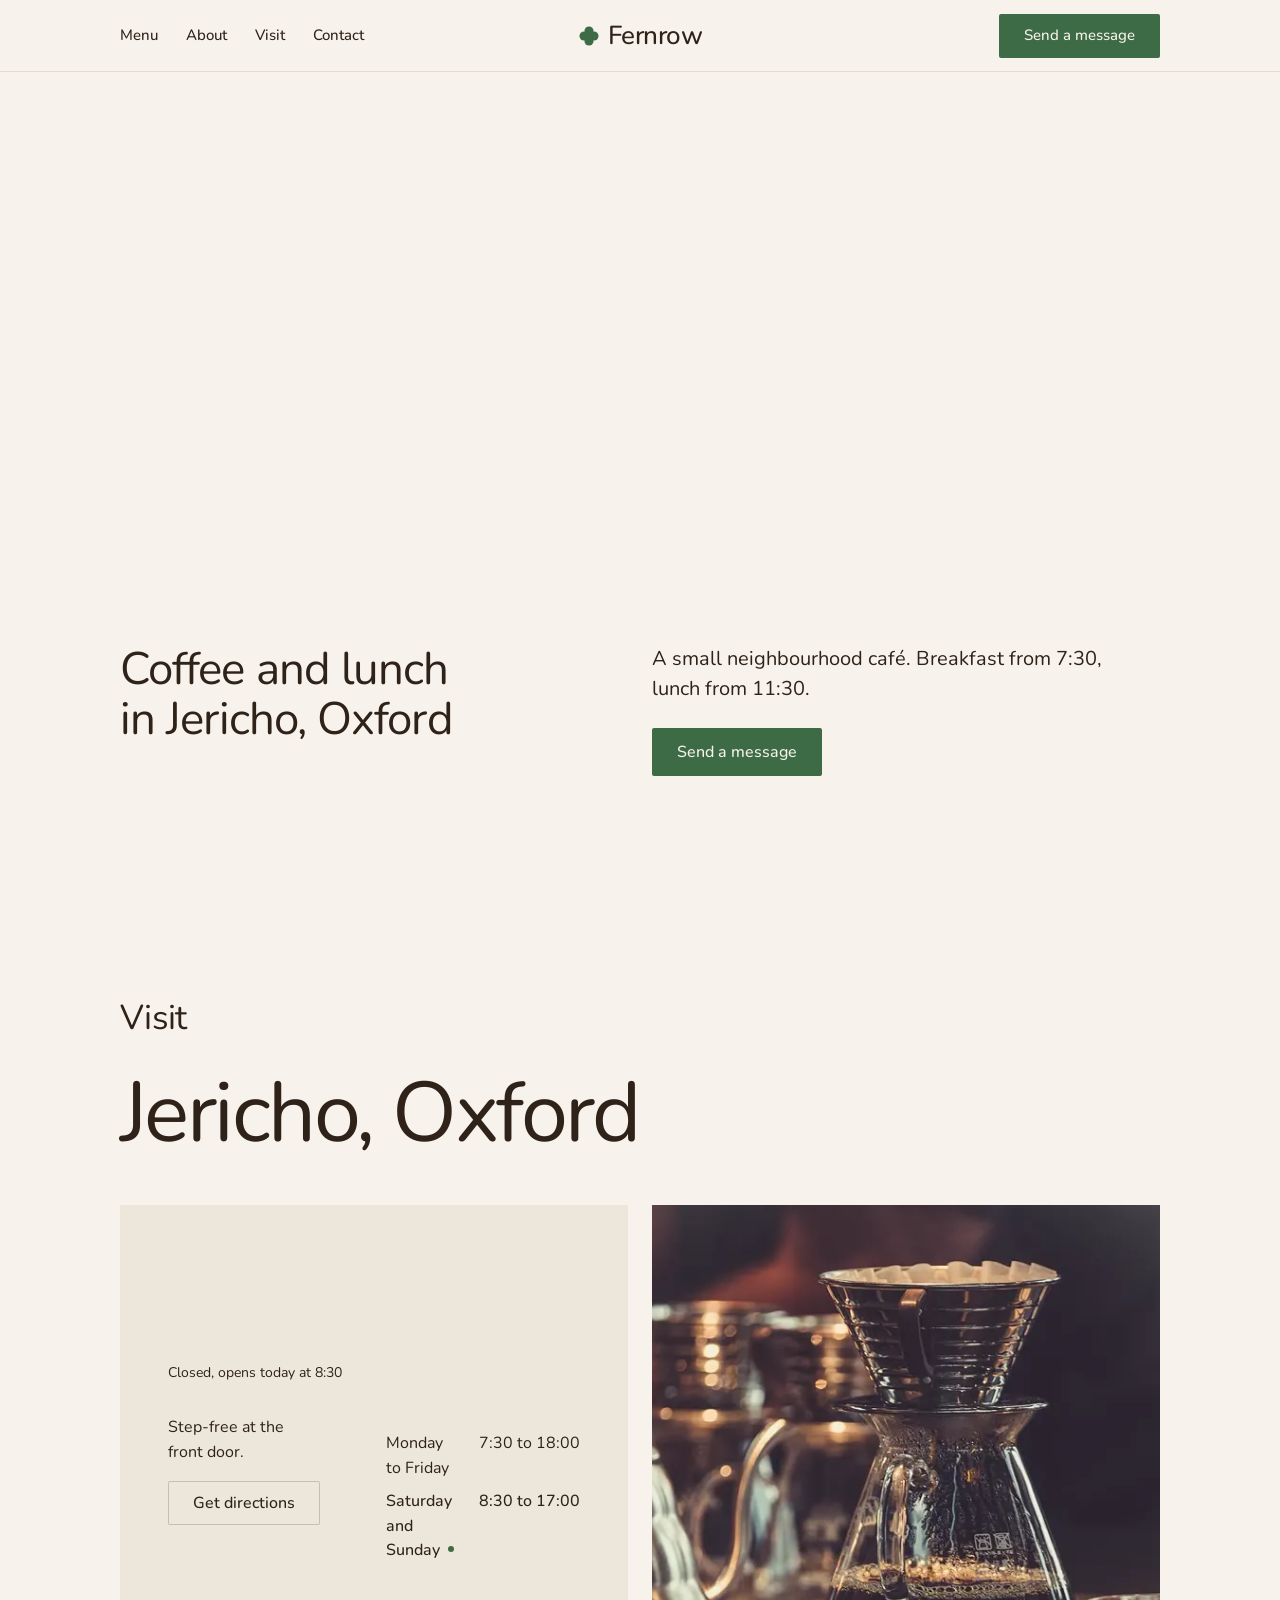
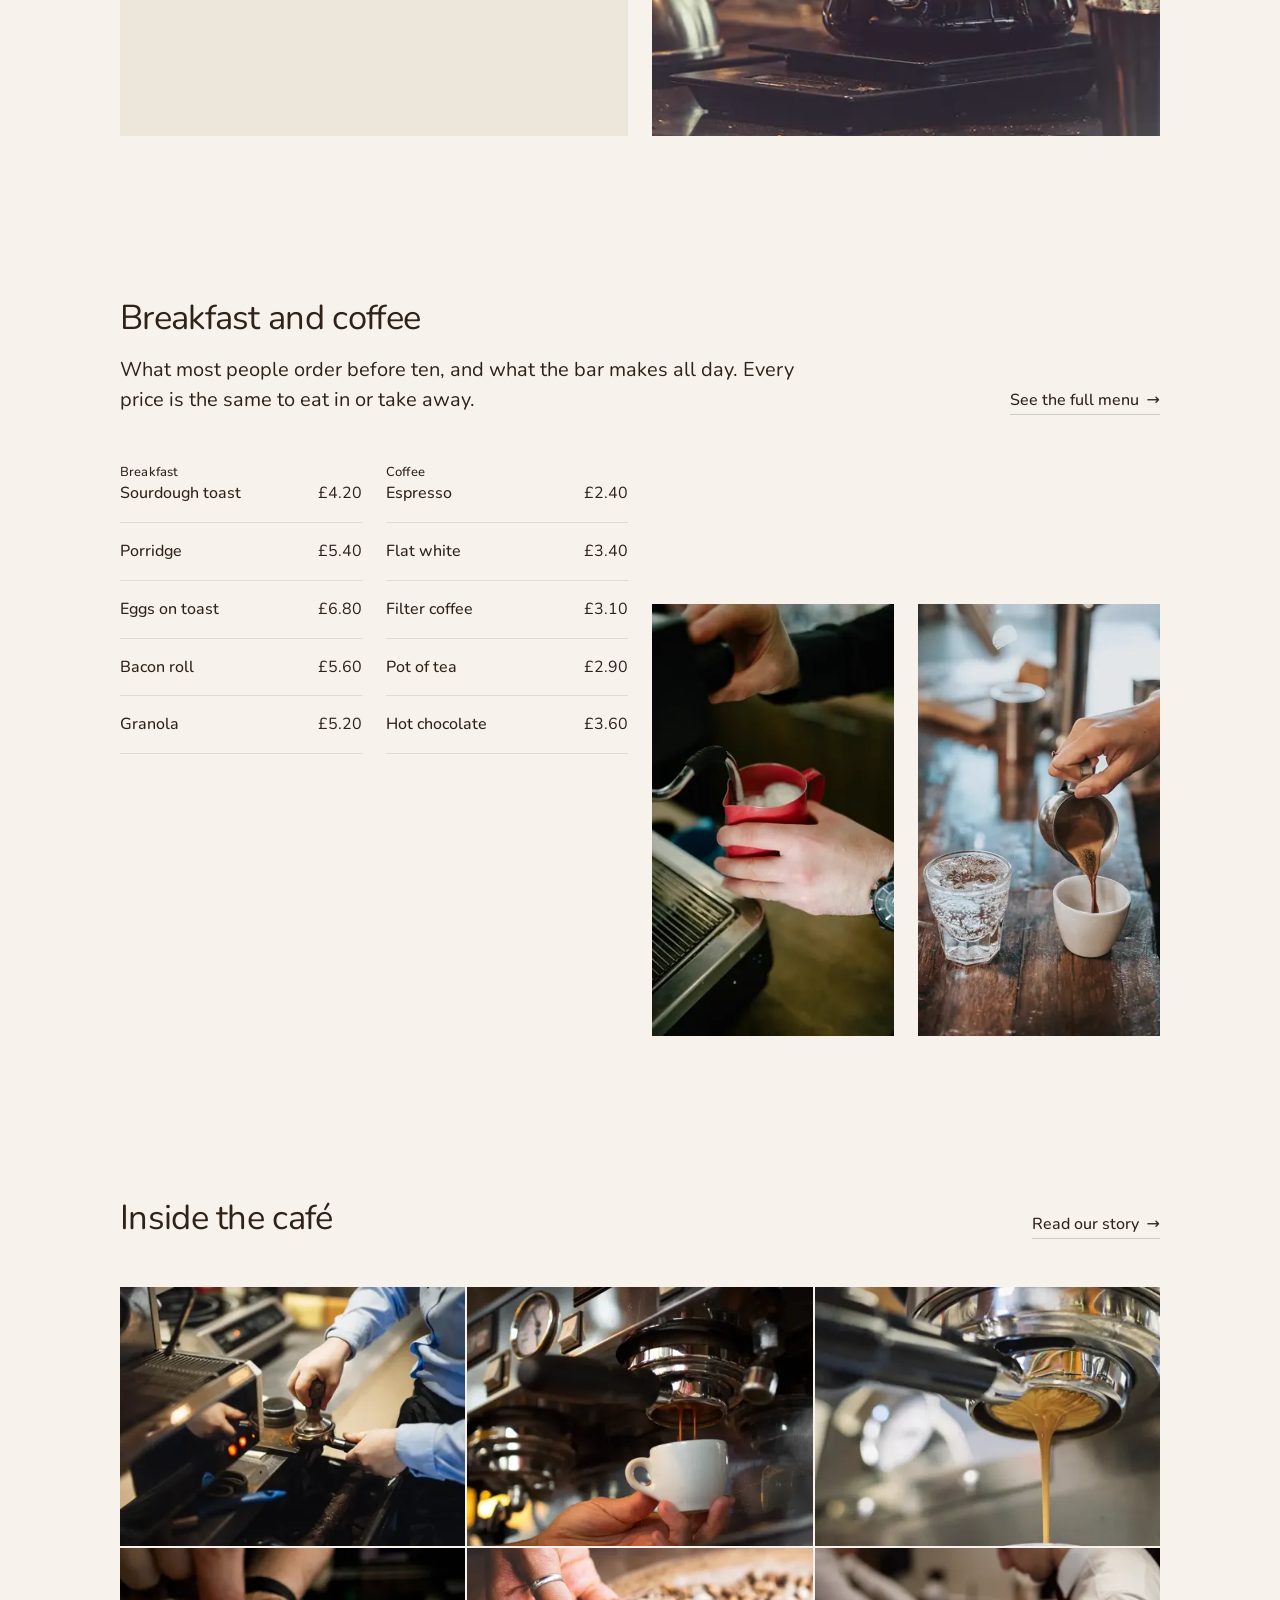
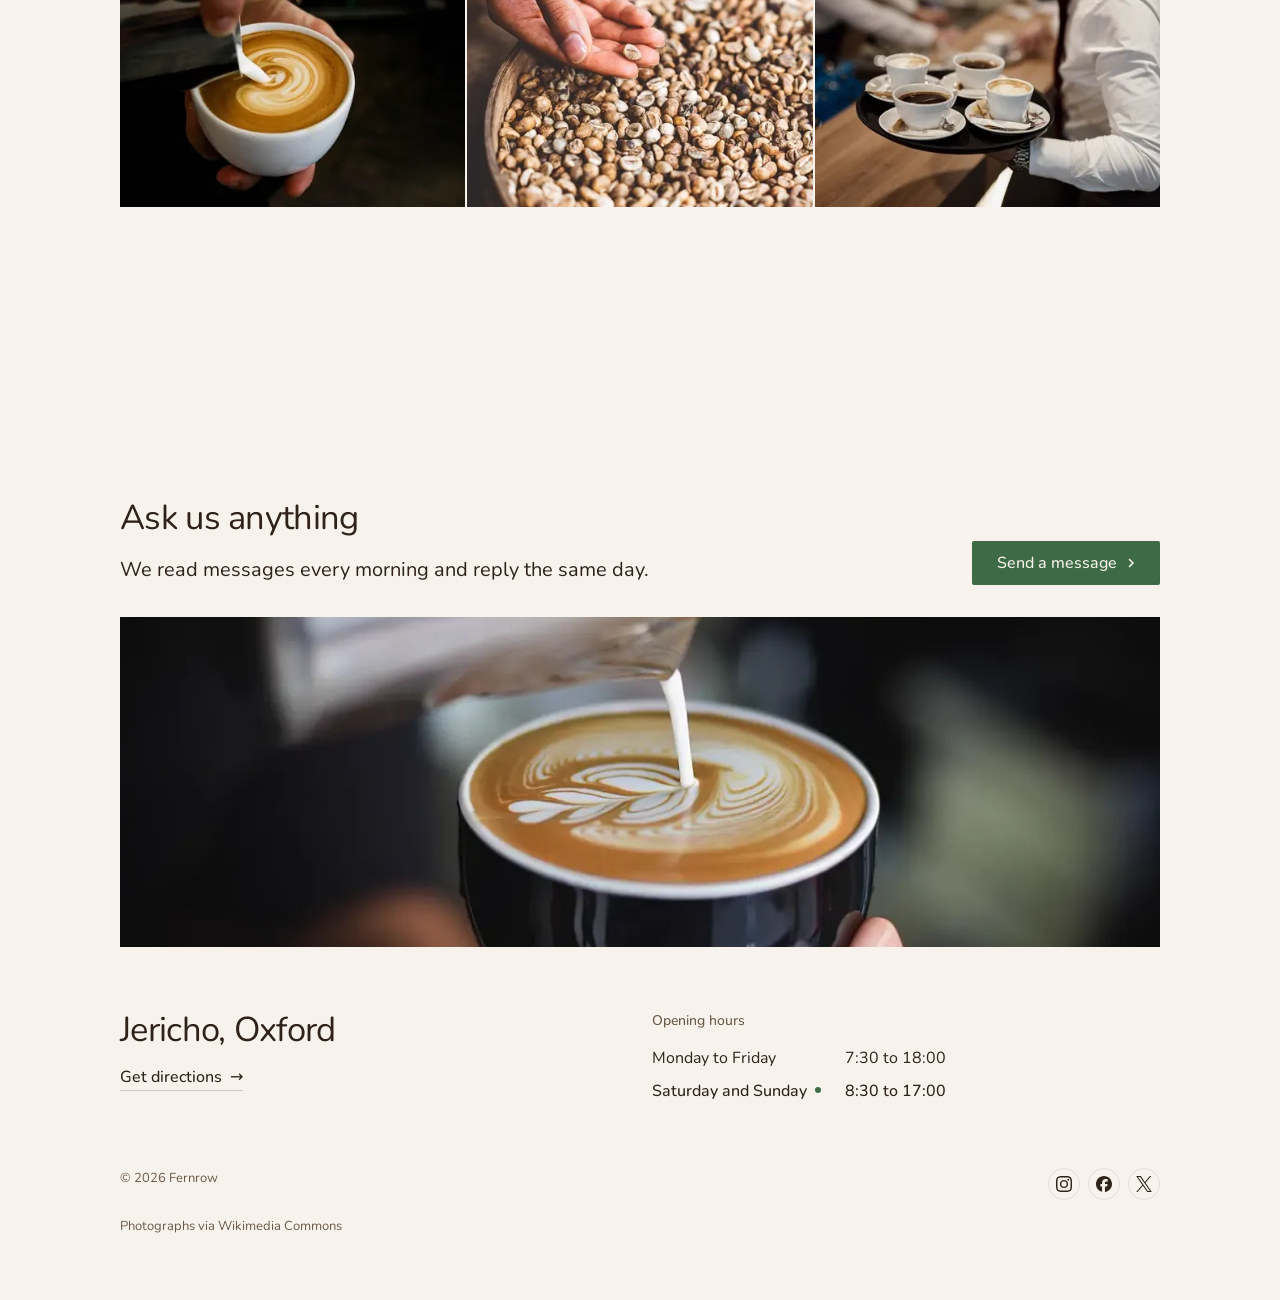
<file: index.html>
<!doctype html>
<html lang="en" data-type="place" data-radius="soft" data-buttons="solid" data-motion>
<head>
<meta charset="utf-8">
<meta name="viewport" content="width=device-width, initial-scale=1, viewport-fit=cover">
<title>Fernrow: a café in Jericho, Oxford</title>
<meta name="description" content="A neighbourhood café in Jericho, Oxford. Breakfast from 7:30, lunch from 11:30, coffee all day.">
<meta name="site-kind" content="other">
<meta name="page-type" content="place">
<meta name="page-kind" content="place">
<link rel="preconnect" href="https://fonts.googleapis.com">
<link rel="preconnect" href="https://fonts.gstatic.com" crossorigin>
<link href="https://fonts.googleapis.com/css2?family=Nunito:wght@400..600&display=swap" rel="stylesheet">
<link rel="stylesheet" href="assets/system.css">
<link rel="stylesheet" href="assets/ui/cards.css">
<link rel="stylesheet" href="assets/motion/motion.css">
<link rel="stylesheet" href="assets/layout/layout.css">
<link rel="stylesheet" href="assets/icons/icon.css">
<link rel="stylesheet" href="assets/site.css">
<style>
:root {
  --p-bg: #f7f3ec; --p-surface: #ede6da; --p-ink: #2e2219; --p-muted: #6b5a49;
  --p-accent: #3d6b45; --p-accent-ink: #f7f3ec; --p-action: #3d6b45; --p-action-ink: #f7f3ec;
  --p-inv-bg: #2e2219; --p-inv-surface: #3a2e25; --p-inv-ink: #f7f3ec; --p-inv-muted: #a59c94;
  --p-inv-accent: #f7f3ec; --p-inv-accent-ink: #2e2219; --p-inv-action: #f7f3ec; --p-inv-action-ink: #2e2219;
  --font-display: "Nunito", system-ui, sans-serif;
  --font-text: "Nunito", system-ui, sans-serif;
  --display-weight: 400;
  --display-tracking: -0.02em;
}
</style>
<!-- page CSS: the type moment and the picture wall only (the two visuals the kit does not size),
     plus one tablet rule a section -->
<style>
  #place .wall { display: grid; grid-template-columns: repeat(3, minmax(0, 1fr)); gap: 2px; }
  #place .wall > a { display: block; overflow: clip; }
  #place .wall img { display: block; width: 100%; height: 100%; aspect-ratio: 4 / 3; object-fit: cover; }
  @media (min-width: 1024px) and (max-width: 1279px) {
    #visit .visit__cols { grid-template-columns: minmax(0, 1fr); }
  }
  @media (min-width: 640px) and (max-width: 1023px) {
    #popular .grid > * { grid-column: auto / span 6; }
    #popular .grid > .pl-photo { --pl-r: 1.3333 !important; }
    #popular .grid { row-gap: var(--s-7); }
    #place .wall img { aspect-ratio: 4 / 5; }
  }
  @media (max-width: 639px) {
    #popular .grid > .pl-photo { grid-column: 1 / -1; --pl-r: 1.3333 !important; }
    #popular .grid { row-gap: var(--s-7); }
    #place .wall { grid-template-columns: repeat(2, minmax(0, 1fr)); }
    #place .wall img { aspect-ratio: 1 / 1; }
  }
</style>
</head>
<body>
<!-- type: place
     deal: hero place (printed, never dealt), nav nav-split (re-dealt from nav-cards: four pages share
     one bar and the library holds too few distinct cafe frames to fill a photograph panel on every
     page without repeating them), close close-photo, footer footer-visit, rhythm space,
     buttons solid, mark petal, offer pair, the place wall, type moment address, rooms not used.
     moments: none (a place takes no effect, scene or moment).
     Screens: hero, visit, popular, the place, footer.closing. -->

<header class="nav nav--split">
  <div class="wrap nav__bar">
    <a class="sr-only" href="#top">Skip to content</a>
    <nav class="nav__links" aria-label="Main">
      <div class="nav__item"><a class="nav__link" href="menu.html">Menu</a></div>
      <div class="nav__item"><a class="nav__link" href="about.html">About</a></div>
      <div class="nav__item"><a class="nav__link" href="#visit">Visit</a></div>
      <div class="nav__item"><a class="nav__link" href="contact.html">Contact</a></div>
    </nav>
    <a class="nav__logo" href="index.html"><span class="mark" data-mark="petal" aria-hidden="true"></span>Fernrow</a>
    <div class="nav__actions">
      <a class="btn btn--primary" href="contact.html#message">Send a message</a>
    </div>
    <button class="nav__toggle" type="button" aria-expanded="false" aria-label="Menu">
      <svg width="18" height="18" viewBox="0 0 18 18" aria-hidden="true"><path d="M2 5h14M2 13h14" stroke="currentColor" stroke-width="1.6" stroke-linecap="round"/></svg>
    </button>
  </div>
</header>

<main id="top">
  <section class="hero hero--place" aria-labelledby="hero-h">
    <picture class="hero__bg" style="--ly-pos: 45% 60%"><source media="(max-width: 639px)" srcset="assets/img/photo-m61716670-780x584.webp 780w" sizes="100vw"><img src="assets/img/photo-m61716670.webp" srcset="assets/img/photo-m61716670-360.webp 360w, assets/img/photo-m61716670-480.webp 480w, assets/img/photo-m61716670-500.webp 500w, assets/img/photo-m61716670-600.webp 600w, assets/img/photo-m61716670-720.webp 720w, assets/img/photo-m61716670-840.webp 840w, assets/img/photo-m61716670-960.webp 960w, assets/img/photo-m61716670-1120.webp 1120w, assets/img/photo-m61716670-1280.webp 1280w, assets/img/photo-m61716670.webp 1920w" sizes="100vw" width="1920" height="1280" alt="Two streams of espresso running into a white cup at a dark machine" fetchpriority="high" decoding="async" data-source="library-057" data-subject="bar"></picture>
    <div class="wrap"><div class="hero-text">
      <div class="hero__text">
        <h1 id="hero-h">Coffee and lunch in Jericho, Oxford</h1>
        <p class="hero__lead">A small neighbourhood café. Breakfast from 7:30, lunch from 11:30.</p>
        <div class="btn-row"><a class="btn btn--primary" href="contact.html#message">Send a message</a></div>
      </div>
    </div></div>
  </section>

  <section class="section" id="visit" data-place="visit" aria-labelledby="visit-h">
    <div class="wrap">
      <div class="section-head">
        <h2 id="visit-h">Visit</h2>
        <p class="type-moment"><a class="type-moment__link" href="https://www.openstreetmap.org/search?query=Jericho%20Oxford">Jericho, Oxford</a></p>
      </div>
      <div class="grid grid--top fill-row">
        <div class="visit visit--card span-6">
          <div class="visit__head"><p class="t-small" data-open-now></p></div>
          <div class="visit__cols">
            <div class="visit__col stack-4">
              <p class="t-body">Step-free at the front door.</p>
              <a class="btn btn--secondary" href="https://www.openstreetmap.org/search?query=Jericho%20Oxford">Get directions</a>
            </div>
            <div class="visit__col">
              <dl class="hours" data-tz="Europe/London">
                <dt data-days="mon-fri">Monday to Friday</dt><dd>7:30&nbsp;to&nbsp;18:00</dd>
                <dt data-days="sat,sun">Saturday and Sunday</dt><dd>8:30&nbsp;to&nbsp;17:00</dd>
              </dl>
            </div>
          </div>
        </div>
        <figure class="pl-photo pl-photo--end span-6 start-7" style="--pl-r: 1.3333; --pos: 58% 45%"><img src="assets/img/photo-m61713103.webp" srcset="assets/img/photo-m61713103-360.webp 360w, assets/img/photo-m61713103-480.webp 480w, assets/img/photo-m61713103-500.webp 500w, assets/img/photo-m61713103-600.webp 600w, assets/img/photo-m61713103-720.webp 720w, assets/img/photo-m61713103-840.webp 840w, assets/img/photo-m61713103-960.webp 960w, assets/img/photo-m61713103-1120.webp 1120w, assets/img/photo-m61713103.webp 1280w" sizes="(max-width: 1023px) 113vw, 62vw" width="1280" height="853" alt="Filter coffee dripping into a glass server on a scale, kettles behind, warm low light" loading="lazy" decoding="async" data-source="library-057" data-subject="bar"></figure>
      </div>
    </div>
  </section>

  <section class="section" id="popular" style="--hm: 2" aria-labelledby="popular-h">
    <div class="wrap">
      <div class="section-head section-head--row">
        <div>
          <h2 id="popular-h">Breakfast and coffee</h2>
          <p>What most people order before ten, and what the bar makes all day. Every price is the same to eat in or take away.</p>
        </div>
        <a class="link" href="menu.html">See the full menu</a>
      </div>
      <div class="grid grid--top fill-row">
        <div class="span-3">
          <p class="t-label">Breakfast</p>
          <ul class="rows">
            <li><span class="rows__name">Sourdough toast</span><span class="rows__value">&pound;4.20</span></li>
            <li><span class="rows__name">Porridge</span><span class="rows__value">&pound;5.40</span></li>
            <li><span class="rows__name">Eggs on toast</span><span class="rows__value">&pound;6.80</span></li>
            <li><span class="rows__name">Bacon roll</span><span class="rows__value">&pound;5.60</span></li>
            <li><span class="rows__name">Granola</span><span class="rows__value">&pound;5.20</span></li>
          </ul>
        </div>
        <div class="span-3">
          <p class="t-label">Coffee</p>
          <ul class="rows">
            <li><span class="rows__name">Espresso</span><span class="rows__value">&pound;2.40</span></li>
            <li><span class="rows__name">Flat white</span><span class="rows__value">&pound;3.40</span></li>
            <li><span class="rows__name">Filter coffee</span><span class="rows__value">&pound;3.10</span></li>
            <li><span class="rows__name">Pot of tea</span><span class="rows__value">&pound;2.90</span></li>
            <li><span class="rows__name">Hot chocolate</span><span class="rows__value">&pound;3.60</span></li>
          </ul>
        </div>
        <figure class="pl-photo pl-portrait span-3 start-7" style="--pl-r: .8; --pos: 40% 55%"><img src="assets/img/photo-m201752739.webp" srcset="assets/img/photo-m201752739-360.webp 360w, assets/img/photo-m201752739-480.webp 480w, assets/img/photo-m201752739-500.webp 500w, assets/img/photo-m201752739-600.webp 600w, assets/img/photo-m201752739-720.webp 720w, assets/img/photo-m201752739-840.webp 840w, assets/img/photo-m201752739-960.webp 960w, assets/img/photo-m201752739-1120.webp 1120w, assets/img/photo-m201752739.webp 1280w" sizes="(max-width: 639px) 100vw, (max-width: 1023px) 45vw, 27vw" width="1280" height="1910" alt="Milk steamed into a red pitcher at the machine, hands only" loading="lazy" decoding="async" data-source="library-057" data-subject="bar"></figure>
        <figure class="pl-photo pl-photo--end pl-portrait span-3 start-10" style="--pl-r: .8; --pos: 60% 70%"><img src="assets/img/photo-m61714648-960.webp" srcset="assets/img/photo-m61714648-360.webp 360w, assets/img/photo-m61714648-480.webp 480w, assets/img/photo-m61714648-500.webp 500w, assets/img/photo-m61714648-600.webp 600w, assets/img/photo-m61714648-720.webp 720w, assets/img/photo-m61714648-840.webp 840w, assets/img/photo-m61714648-960.webp 960w" sizes="(max-width: 639px) 100vw, (max-width: 1023px) 45vw, 27vw" width="960" height="1433" alt="Espresso poured from a small jug into a white cup on a worn wooden bar" loading="lazy" decoding="async" data-source="library-057" data-subject="hands"></figure>
      </div>
    </div>
  </section>

  <section class="section" id="place" aria-labelledby="place-h">
    <div class="wrap">
      <div class="section-head section-head--row">
        <div><h2 id="place-h">Inside the café</h2></div>
        <a class="link" href="about.html">Read our story</a>
      </div>
      <div class="wall">
        <a class="m-zoom" href="about.html"><img src="assets/img/photo-m187311853-1200.webp" srcset="assets/img/photo-m187311853-360.webp 360w, assets/img/photo-m187311853-480.webp 480w, assets/img/photo-m187311853-500.webp 500w, assets/img/photo-m187311853-600.webp 600w, assets/img/photo-m187311853-720.webp 720w, assets/img/photo-m187311853-840.webp 840w, assets/img/photo-m187311853-960.webp 960w, assets/img/photo-m187311853-1120.webp 1120w, assets/img/photo-m187311853-1200.webp 1200w" sizes="(max-width: 639px) 66vw, (max-width: 1023px) 55vw, 37vw" width="1200" height="800" alt="A barista's hands tamping ground coffee in a portafilter beside an espresso machine" loading="lazy" decoding="async" data-source="library-057" data-subject="bar" style="object-position: 58% 50%"></a>
        <a class="m-zoom" href="about.html"><img src="assets/img/photo-m28989985-1200.webp" srcset="assets/img/photo-m28989985-360.webp 360w, assets/img/photo-m28989985-480.webp 480w, assets/img/photo-m28989985-500.webp 500w, assets/img/photo-m28989985-600.webp 600w, assets/img/photo-m28989985-720.webp 720w, assets/img/photo-m28989985-840.webp 840w, assets/img/photo-m28989985-960.webp 960w, assets/img/photo-m28989985-1120.webp 1120w, assets/img/photo-m28989985-1200.webp 1200w" sizes="(max-width: 639px) 66vw, (max-width: 1023px) 55vw, 37vw" width="1200" height="857" alt="A hand holding a small white cup under a bottomless portafilter as espresso runs" loading="lazy" decoding="async" data-source="library-057" data-subject="bar" style="object-position: 62% 62%"></a>
        <a class="m-zoom" href="about.html"><img src="assets/img/photo-m61713028.webp" srcset="assets/img/photo-m61713028-360.webp 360w, assets/img/photo-m61713028-480.webp 480w, assets/img/photo-m61713028-500.webp 500w, assets/img/photo-m61713028-600.webp 600w, assets/img/photo-m61713028-720.webp 720w, assets/img/photo-m61713028-840.webp 840w, assets/img/photo-m61713028-960.webp 960w, assets/img/photo-m61713028-1120.webp 1120w, assets/img/photo-m61713028.webp 1280w" sizes="(max-width: 639px) 66vw, (max-width: 1023px) 55vw, 37vw" width="1280" height="853" alt="Espresso running from a bottomless portafilter at a chrome machine" loading="lazy" decoding="async" data-source="library-057" data-subject="bar" style="object-position: 60% 50%"></a>
        <a class="m-zoom" href="about.html"><img src="assets/img/photo-m61713362.webp" srcset="assets/img/photo-m61713362-360.webp 360w, assets/img/photo-m61713362-480.webp 480w, assets/img/photo-m61713362-500.webp 500w, assets/img/photo-m61713362-600.webp 600w, assets/img/photo-m61713362-720.webp 720w, assets/img/photo-m61713362-840.webp 840w, assets/img/photo-m61713362-960.webp 960w, assets/img/photo-m61713362-1120.webp 1120w, assets/img/photo-m61713362.webp 1280w" sizes="(max-width: 639px) 66vw, (max-width: 1023px) 55vw, 37vw" width="1280" height="853" alt="Milk poured into a latte in a white cup held in one hand" loading="lazy" decoding="async" data-source="library-057" data-subject="hands" style="object-position: 50% 55%"></a>
        <a class="m-zoom" href="about.html"><img src="assets/img/photo-m62054123.webp" srcset="assets/img/photo-m62054123-360.webp 360w, assets/img/photo-m62054123-480.webp 480w, assets/img/photo-m62054123-500.webp 500w, assets/img/photo-m62054123-600.webp 600w, assets/img/photo-m62054123-720.webp 720w, assets/img/photo-m62054123-840.webp 840w, assets/img/photo-m62054123-960.webp 960w, assets/img/photo-m62054123-1120.webp 1120w, assets/img/photo-m62054123.webp 1280w" sizes="(max-width: 639px) 66vw, (max-width: 1023px) 55vw, 37vw" width="1280" height="853" alt="A hand sorting green coffee beans in a wide basket" loading="lazy" decoding="async" data-source="library-057" data-subject="roast" style="object-position: 25% 35%"></a>
        <a class="m-zoom" href="about.html"><img src="assets/img/photo-m189498721.webp" srcset="assets/img/photo-m189498721-360.webp 360w, assets/img/photo-m189498721-480.webp 480w, assets/img/photo-m189498721-500.webp 500w, assets/img/photo-m189498721-600.webp 600w, assets/img/photo-m189498721-720.webp 720w, assets/img/photo-m189498721-840.webp 840w, assets/img/photo-m189498721-960.webp 960w, assets/img/photo-m189498721-1120.webp 1120w, assets/img/photo-m189498721.webp 1280w" sizes="(max-width: 639px) 66vw, (max-width: 1023px) 55vw, 37vw" width="1280" height="853" alt="A tray of four coffees carried along a wooden bar" loading="lazy" decoding="async" data-source="library-057" data-subject="bar" style="object-position: 45% 60%"></a>
      </div>
    </div>
  </section>
</main>

<footer class="footer closing footer--visit" id="contact" aria-labelledby="close-h">
  <div class="wrap">
    <div class="closing__cta close--photo">
      <div class="section-head--split">
        <div><h2 id="close-h">Ask us anything</h2><p class="t-lead">We read messages every morning and reply the same day.</p></div>
        <a class="btn btn--primary" href="contact.html#message">Send a message<svg class="m-arrow" viewBox="0 0 12 12" aria-hidden="true"><path class="m-arrow__stem" d="M1 6h8"/><path class="m-arrow__head" d="M4.5 2.5 8 6l-3.5 3.5"/></svg></a>
      </div>
      <div class="close__media"><img src="assets/img/photo-c141.webp" srcset="assets/img/photo-c141-360.webp 360w, assets/img/photo-c141-480.webp 480w, assets/img/photo-c141-500.webp 500w, assets/img/photo-c141-600.webp 600w, assets/img/photo-c141-720.webp 720w, assets/img/photo-c141-840.webp 840w, assets/img/photo-c141-960.webp 960w, assets/img/photo-c141-1120.webp 1120w, assets/img/photo-c141.webp 1280w" sizes="(max-width: 639px) 170vw, 85vw" width="1280" height="853" alt="Milk poured from a steel pitcher into a dark cup of latte art held in two hands" loading="lazy" decoding="async" data-source="library-057" data-subject="hands" style="--pos: 35% 55%"></div>
    </div>
    <div class="closing__links">
      <div class="grid">
        <div class="span-6 stack-4">
          <address class="footer__address">Jericho, Oxford</address>
          <p><a class="link" href="https://www.openstreetmap.org/search?query=Jericho%20Oxford">Get directions</a></p>
        </div>
        <div class="span-6 start-7 stack-4">
          <h4>Opening hours</h4>
          <dl class="hours" data-tz="Europe/London">
            <dt data-days="mon-fri">Monday to Friday</dt><dd>7:30&nbsp;to&nbsp;18:00</dd>
            <dt data-days="sat,sun">Saturday and Sunday</dt><dd>8:30&nbsp;to&nbsp;17:00</dd>
          </dl>
        </div>
      </div>
      <div class="footer__legal">
        <span>&copy; 2026 Fernrow</span>
        <div class="socials">
          <a href="https://www.instagram.com/" aria-label="Instagram"><svg class="ic ic-svg" role="img" aria-hidden="true" xmlns="http://www.w3.org/2000/svg" viewBox="0 0 24 24" fill="currentColor"><path d="M7.0301.084c-1.2768.0602-2.1487.264-2.911.5634-.7888.3075-1.4575.72-2.1228 1.3877-.6652.6677-1.075 1.3368-1.3802 2.127-.2954.7638-.4956 1.6365-.552 2.914-.0564 1.2775-.0689 1.6882-.0626 4.947.0062 3.2586.0206 3.6671.0825 4.9473.061 1.2765.264 2.1482.5635 2.9107.308.7889.72 1.4573 1.388 2.1228.6679.6655 1.3365 1.0743 2.1285 1.38.7632.295 1.6361.4961 2.9134.552 1.2773.056 1.6884.069 4.9462.0627 3.2578-.0062 3.668-.0207 4.9478-.0814 1.28-.0607 2.147-.2652 2.9098-.5633.7889-.3086 1.4578-.72 2.1228-1.3881.665-.6682 1.0745-1.3378 1.3795-2.1284.2957-.7632.4966-1.636.552-2.9124.056-1.2809.0692-1.6898.063-4.948-.0063-3.2583-.021-3.6668-.0817-4.9465-.0607-1.2797-.264-2.1487-.5633-2.9117-.3084-.7889-.72-1.4568-1.3876-2.1228C21.2982 1.33 20.628.9208 19.8378.6165 19.074.321 18.2017.1197 16.9244.0645 15.6471.0093 15.236-.005 11.977.0014 8.718.0076 8.31.0215 7.0301.0839m.1402 21.6932c-1.17-.0509-1.8053-.2453-2.2287-.408-.5606-.216-.96-.4771-1.3819-.895-.422-.4178-.6811-.8186-.9-1.378-.1644-.4234-.3624-1.058-.4171-2.228-.0595-1.2645-.072-1.6442-.079-4.848-.007-3.2037.0053-3.583.0607-4.848.05-1.169.2456-1.805.408-2.2282.216-.5613.4762-.96.895-1.3816.4188-.4217.8184-.6814 1.3783-.9003.423-.1651 1.0575-.3614 2.227-.4171 1.2655-.06 1.6447-.072 4.848-.079 3.2033-.007 3.5835.005 4.8495.0608 1.169.0508 1.8053.2445 2.228.408.5608.216.96.4754 1.3816.895.4217.4194.6816.8176.9005 1.3787.1653.4217.3617 1.056.4169 2.2263.0602 1.2655.0739 1.645.0796 4.848.0058 3.203-.0055 3.5834-.061 4.848-.051 1.17-.245 1.8055-.408 2.2294-.216.5604-.4763.96-.8954 1.3814-.419.4215-.8181.6811-1.3783.9-.4224.1649-1.0577.3617-2.2262.4174-1.2656.0595-1.6448.072-4.8493.079-3.2045.007-3.5825-.006-4.848-.0608M16.953 5.5864A1.44 1.44 0 1 0 18.39 4.144a1.44 1.44 0 0 0-1.437 1.4424M5.8385 12.012c.0067 3.4032 2.7706 6.1557 6.173 6.1493 3.4026-.0065 6.157-2.7701 6.1506-6.1733-.0065-3.4032-2.771-6.1565-6.174-6.1498-3.403.0067-6.156 2.771-6.1496 6.1738M8 12.0077a4 4 0 1 1 4.008 3.9921A3.9996 3.9996 0 0 1 8 12.0077"/></svg></a>
          <a href="https://www.facebook.com/" aria-label="Facebook"><svg class="ic ic-svg" role="img" aria-hidden="true" xmlns="http://www.w3.org/2000/svg" viewBox="0 0 24 24" fill="currentColor"><path d="M9.101 23.691v-7.98H6.627v-3.667h2.474v-1.58c0-4.085 1.848-5.978 5.858-5.978.401 0 .955.042 1.468.103a8.68 8.68 0 0 1 1.141.195v3.325a8.623 8.623 0 0 0-.653-.036 26.805 26.805 0 0 0-.733-.009c-.707 0-1.259.096-1.675.309a1.686 1.686 0 0 0-.679.622c-.258.42-.374.995-.374 1.752v1.297h3.919l-.386 2.103-.287 1.564h-3.246v8.245C19.396 23.238 24 18.179 24 12.044c0-6.627-5.373-12-12-12s-12 5.373-12 12c0 5.628 3.874 10.35 9.101 11.647Z"/></svg></a>
          <a href="https://x.com/" aria-label="X"><svg class="ic ic-svg" role="img" aria-hidden="true" xmlns="http://www.w3.org/2000/svg" viewBox="0 0 24 24" fill="currentColor"><path d="M14.234 10.162 22.977 0h-2.072l-7.591 8.824L7.251 0H.258l9.168 13.343L.258 24H2.33l8.016-9.318L16.749 24h6.993zm-2.837 3.299-.929-1.329L3.076 1.56h3.182l5.965 8.532.929 1.329 7.754 11.09h-3.182z"/></svg></a>
        </div>
        <a class="credits" href="credits.html">Photographs via Wikimedia Commons</a>
      </div>
    </div>
  </div>
</footer>

<nav class="actionbar" aria-label="Quick actions">
  <a class="btn btn--primary" href="contact.html#message">Send a message</a>
</nav>

<script type="module" src="assets/system.js"></script>
<script type="module" src="assets/motion/motion.js"></script>
<script type="module" src="assets/layout/layout.js"></script>
</body>
</html>
</file>
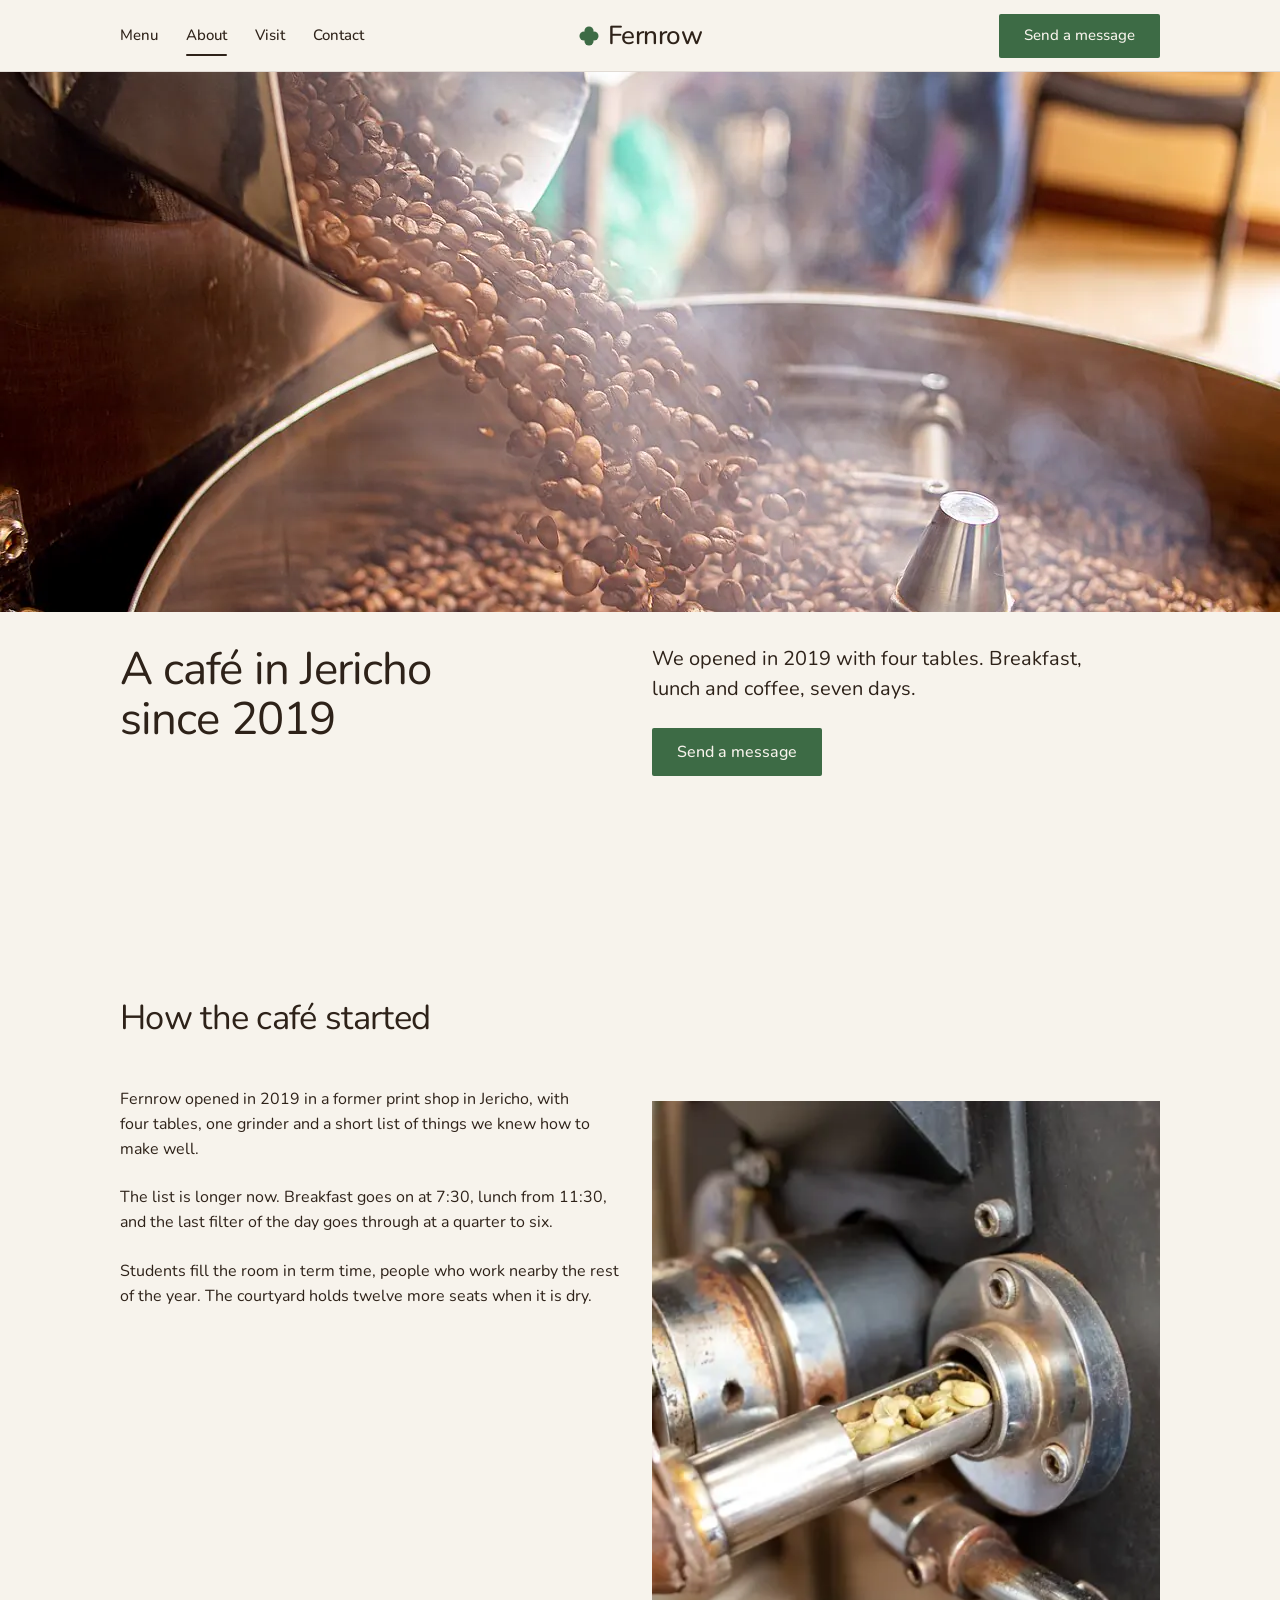
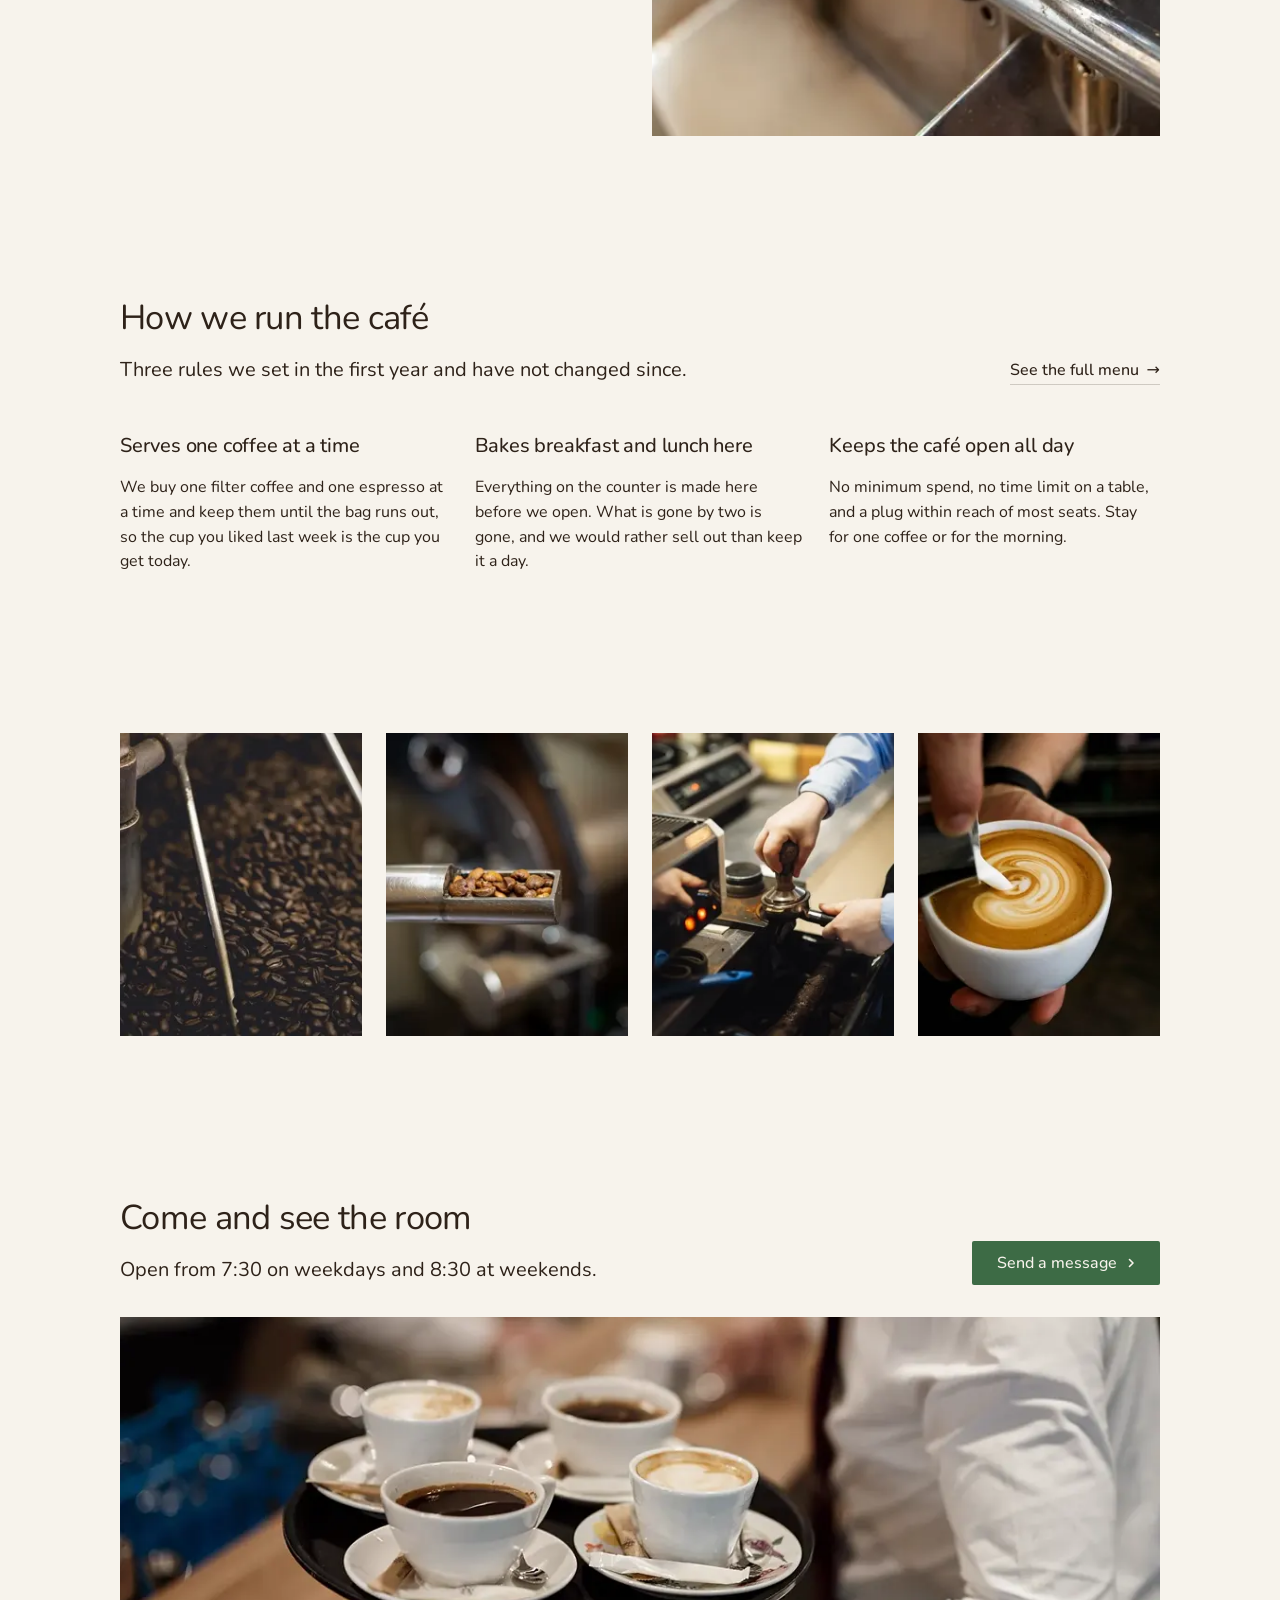
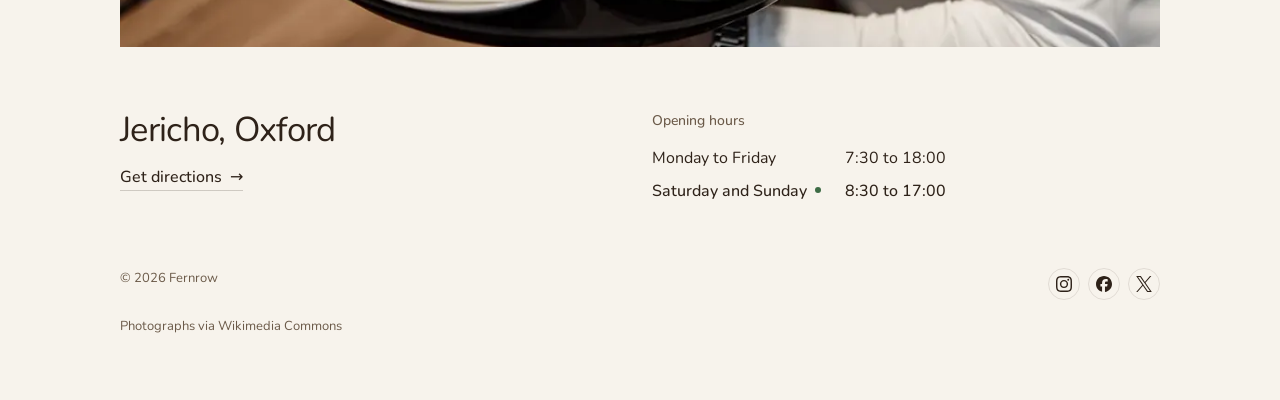
<file: about.html>
<!doctype html>
<html lang="en" data-type="place" data-radius="soft" data-buttons="solid" data-motion>
<head>
<meta charset="utf-8">
<meta name="viewport" content="width=device-width, initial-scale=1, viewport-fit=cover">
<title>Fernrow: our story, a caf&eacute; in Jericho, Oxford</title>
<meta name="description" content="How Fernrow started in 2019, and the three things the caf&eacute; has not changed since.">
<meta name="site-kind" content="other">
<meta name="page-type" content="place">
<meta name="page-kind" content="place">
<link rel="preconnect" href="https://fonts.googleapis.com">
<link rel="preconnect" href="https://fonts.gstatic.com" crossorigin>
<link href="https://fonts.googleapis.com/css2?family=Nunito:wght@400..600&display=swap" rel="stylesheet">
<link rel="stylesheet" href="assets/system.css">
<link rel="stylesheet" href="assets/ui/cards.css">
<link rel="stylesheet" href="assets/motion/motion.css">
<link rel="stylesheet" href="assets/layout/layout.css">
<link rel="stylesheet" href="assets/icons/icon.css">
<link rel="stylesheet" href="assets/site.css">
<style>
:root {
  --p-bg: #f7f3ec; --p-surface: #ede6da; --p-ink: #2e2219; --p-muted: #6b5a49;
  --p-accent: #3d6b45; --p-accent-ink: #f7f3ec; --p-action: #3d6b45; --p-action-ink: #f7f3ec;
  --p-inv-bg: #2e2219; --p-inv-surface: #3a2e25; --p-inv-ink: #f7f3ec; --p-inv-muted: #a59c94;
  --p-inv-accent: #f7f3ec; --p-inv-accent-ink: #2e2219; --p-inv-action: #f7f3ec; --p-inv-action-ink: #2e2219;
  --font-display: "Nunito", system-ui, sans-serif;
  --font-text: "Nunito", system-ui, sans-serif;
  --display-weight: 400;
  --display-tracking: -0.02em;
}
</style>
<!-- page CSS: the picture groups the kit does not size, and one tablet rule a section -->
<style>
  @media (min-width: 640px) and (max-width: 1023px) {
    #story .pl-photo { --pl-r: 1.3333 !important; }
    #values .grid > .pl-photo { grid-column: auto / span 3; --pl-r: .8 !important; }
    #story .grid, #values .grid { row-gap: var(--s-7); }
  }
  @media (max-width: 639px) {
    #story .pl-photo { --pl-r: 1.3333 !important; }
    #story .grid { row-gap: var(--s-6); }
    #values .grid > .pl-photo { grid-column: auto / span 6; --pl-r: .8 !important; }
    #values .grid { row-gap: var(--s-7); }
  }
</style>
</head>
<body>
<!-- type: place
     deal: hero place, nav nav-split, close close-photo, footer footer-visit, rhythm space,
     buttons solid, mark petal, the story row, the beliefs under a detail strip.
     Screens: hero, story, what we believe, footer.closing. -->

<header class="nav nav--split">
  <div class="wrap nav__bar">
    <a class="sr-only" href="#top">Skip to content</a>
    <nav class="nav__links" aria-label="Main">
      <div class="nav__item"><a class="nav__link" href="menu.html">Menu</a></div>
      <div class="nav__item"><a class="nav__link" aria-current="page" href="about.html">About</a></div>
      <div class="nav__item"><a class="nav__link" href="index.html#visit">Visit</a></div>
      <div class="nav__item"><a class="nav__link" href="contact.html">Contact</a></div>
    </nav>
    <a class="nav__logo" href="index.html"><span class="mark" data-mark="petal" aria-hidden="true"></span>Fernrow</a>
    <div class="nav__actions">
      <a class="btn btn--primary" href="contact.html#message">Send a message</a>
    </div>
    <button class="nav__toggle" type="button" aria-expanded="false" aria-label="Menu">
      <svg width="18" height="18" viewBox="0 0 18 18" aria-hidden="true"><path d="M2 5h14M2 13h14" stroke="currentColor" stroke-width="1.6" stroke-linecap="round"/></svg>
    </button>
  </div>
</header>

<main id="top">
  <section class="hero hero--place" aria-labelledby="hero-h">
    <picture class="hero__bg" style="--ly-pos: 40% 50%"><img src="assets/img/photo-m147143963.webp" srcset="assets/img/photo-m147143963-360.webp 360w, assets/img/photo-m147143963-480.webp 480w, assets/img/photo-m147143963-500.webp 500w, assets/img/photo-m147143963-600.webp 600w, assets/img/photo-m147143963-720.webp 720w, assets/img/photo-m147143963-840.webp 840w, assets/img/photo-m147143963-960.webp 960w, assets/img/photo-m147143963-1120.webp 1120w, assets/img/photo-m147143963.webp 1280w" sizes="100vw" width="1280" height="901" alt="Freshly roasted beans pouring from the drum into the cooling tray, steam rising" fetchpriority="high" decoding="async" data-source="library-057" data-subject="roast"></picture>
    <div class="wrap"><div class="hero-text">
      <div class="hero__text">
        <h1 id="hero-h">A caf&eacute; in Jericho since 2019</h1>
        <p class="hero__lead">We opened in 2019 with four tables. Breakfast, lunch and coffee, seven days.</p>
        <div class="btn-row"><a class="btn btn--primary" href="contact.html#message">Send a message</a></div>
      </div>
    </div></div>
  </section>
  <section class="section" id="story" aria-labelledby="story-h">
    <div class="wrap">
      <div class="section-head">
        <h2 id="story-h">How the caf&eacute; started</h2>
      </div>
      <div class="grid grid--top fill-row">
        <div class="span-6 stack-5">
          <p>Fernrow opened in 2019 in a former print shop in Jericho, with four tables, one grinder and a short list of things we knew how to make well.</p>
          <p>The list is longer now. Breakfast goes on at 7:30, lunch from 11:30, and the last filter of the day goes through at a quarter to six.</p>
          <p>Students fill the room in term time, people who work nearby the rest of the year. The courtyard holds twelve more seats when it is dry.</p>
        </div>
        <figure class="pl-photo pl-photo--end span-6 start-7" style="--pl-r: 1; --pos: 50% 50%"><img src="assets/img/photo-m147143894-1200.webp" srcset="assets/img/photo-m147143894-360.webp 360w, assets/img/photo-m147143894-480.webp 480w, assets/img/photo-m147143894-500.webp 500w, assets/img/photo-m147143894-600.webp 600w, assets/img/photo-m147143894-720.webp 720w, assets/img/photo-m147143894-840.webp 840w, assets/img/photo-m147143894-960.webp 960w, assets/img/photo-m147143894-1120.webp 1120w, assets/img/photo-m147143894-1200.webp 1200w" sizes="(max-width: 1023px) 113vw, 62vw" width="1200" height="800" alt="A steel sample trier pulled from a coffee roaster's drum, holding pale green beans mid-roast" loading="lazy" decoding="async" data-source="library-057" data-subject="roast" style=""></figure>
      </div>
    </div>
  </section>

  <section class="section" id="values" style="--hm: 2" aria-labelledby="values-h">
    <div class="wrap">
      <div class="section-head section-head--row">
        <div>
          <h2 id="values-h">How we run the caf&eacute;</h2>
          <p>Three rules we set in the first year and have not changed since.</p>
        </div>
        <a class="link" href="menu.html">See the full menu</a>
      </div>
      <div class="grid grid--top">
        <div class="span-4 stack-4">
          <h3 class="t-card">Serves one coffee at a time</h3>
          <p>We buy one filter coffee and one espresso at a time and keep them until the bag runs out, so the cup you liked last week is the cup you get today.</p>
        </div>
        <div class="span-4 stack-4">
          <h3 class="t-card">Bakes breakfast and lunch here</h3>
          <p>Everything on the counter is made here before we open. What is gone by two is gone, and we would rather sell out than keep it a day.</p>
        </div>
        <div class="span-4 stack-4">
          <h3 class="t-card">Keeps the caf&eacute; open all day</h3>
          <p>No minimum spend, no time limit on a table, and a plug within reach of most seats. Stay for one coffee or for the morning.</p>
        </div>
      </div>
      <div class="grid grid--top fill-row">
        <figure class="pl-photo span-3" style="--pl-r: 1; --pos: 30% 50%"><img src="assets/img/photo-m61712989.webp" srcset="assets/img/photo-m61712989-360.webp 360w, assets/img/photo-m61712989-480.webp 480w, assets/img/photo-m61712989-500.webp 500w, assets/img/photo-m61712989-600.webp 600w, assets/img/photo-m61712989-720.webp 720w, assets/img/photo-m61712989-840.webp 840w, assets/img/photo-m61712989-960.webp 960w, assets/img/photo-m61712989-1120.webp 1120w, assets/img/photo-m61712989.webp 1280w" sizes="(max-width: 639px) 80vw, (max-width: 1023px) 80vw, 37vw" width="1280" height="853" alt="Roasted beans turning in a roaster's cooling tray under the stirring arm" loading="lazy" decoding="async" data-source="library-057" data-subject="roast" style=""></figure>
        <figure class="pl-photo span-3" style="--pl-r: 1; --pos: 45% 50%"><img src="assets/img/photo-m147143898-1200.webp" srcset="assets/img/photo-m147143898-360.webp 360w, assets/img/photo-m147143898-480.webp 480w, assets/img/photo-m147143898-500.webp 500w, assets/img/photo-m147143898-600.webp 600w, assets/img/photo-m147143898-720.webp 720w, assets/img/photo-m147143898-840.webp 840w, assets/img/photo-m147143898-960.webp 960w, assets/img/photo-m147143898-1120.webp 1120w, assets/img/photo-m147143898-1200.webp 1200w" sizes="(max-width: 639px) 80vw, (max-width: 1023px) 80vw, 37vw" width="1200" height="800" alt="A steel sample trier holding a few freshly roasted beans, the drum blurred behind" loading="lazy" decoding="async" data-source="library-057" data-subject="roast" style=""></figure>
        <figure class="pl-photo span-3" style="--pl-r: 1; --pos: 58% 50%"><img src="assets/img/photo-m187311853-1200.webp" srcset="assets/img/photo-m187311853-360.webp 360w, assets/img/photo-m187311853-480.webp 480w, assets/img/photo-m187311853-500.webp 500w, assets/img/photo-m187311853-600.webp 600w, assets/img/photo-m187311853-720.webp 720w, assets/img/photo-m187311853-840.webp 840w, assets/img/photo-m187311853-960.webp 960w, assets/img/photo-m187311853-1120.webp 1120w, assets/img/photo-m187311853-1200.webp 1200w" sizes="(max-width: 639px) 80vw, (max-width: 1023px) 80vw, 37vw" width="1200" height="800" alt="A barista's hands tamping ground coffee in a portafilter beside an espresso machine" loading="lazy" decoding="async" data-source="library-057" data-subject="bar" style=""></figure>
        <figure class="pl-photo pl-photo--end span-3" style="--pl-r: 1; --pos: 50% 55%"><img src="assets/img/photo-m61713362.webp" srcset="assets/img/photo-m61713362-360.webp 360w, assets/img/photo-m61713362-480.webp 480w, assets/img/photo-m61713362-500.webp 500w, assets/img/photo-m61713362-600.webp 600w, assets/img/photo-m61713362-720.webp 720w, assets/img/photo-m61713362-840.webp 840w, assets/img/photo-m61713362-960.webp 960w, assets/img/photo-m61713362-1120.webp 1120w, assets/img/photo-m61713362.webp 1280w" sizes="(max-width: 639px) 80vw, (max-width: 1023px) 80vw, 37vw" width="1280" height="853" alt="Milk poured into a latte in a white cup held in one hand" loading="lazy" decoding="async" data-source="library-057" data-subject="hands" style=""></figure>
      </div>
    </div>
  </section>
</main>

<footer class="footer closing footer--visit" id="contact" aria-labelledby="close-h">
  <div class="wrap">
    <div class="closing__cta close--photo">
      <div class="section-head--split">
        <div><h2 id="close-h">Come and see the room</h2><p class="t-lead">Open from 7:30 on weekdays and 8:30 at weekends.</p></div>
        <a class="btn btn--primary" href="contact.html#message">Send a message<svg class="m-arrow" viewBox="0 0 12 12" aria-hidden="true"><path class="m-arrow__stem" d="M1 6h8"/><path class="m-arrow__head" d="M4.5 2.5 8 6l-3.5 3.5"/></svg></a>
      </div>
      <div class="close__media"><img src="assets/img/photo-m189498721.webp" srcset="assets/img/photo-m189498721-360.webp 360w, assets/img/photo-m189498721-480.webp 480w, assets/img/photo-m189498721-500.webp 500w, assets/img/photo-m189498721-600.webp 600w, assets/img/photo-m189498721-720.webp 720w, assets/img/photo-m189498721-840.webp 840w, assets/img/photo-m189498721-960.webp 960w, assets/img/photo-m189498721-1120.webp 1120w, assets/img/photo-m189498721.webp 1280w" sizes="(max-width: 639px) 170vw, 85vw" width="1280" height="853" alt="A tray of four coffees carried along a wooden bar" loading="lazy" decoding="async" data-source="library-057" data-subject="bar" style="--pos: 45% 60%"></div>
    </div>
    <div class="closing__links">
      <div class="grid">
        <div class="span-6 stack-4">
          <address class="footer__address">Jericho, Oxford</address>
          <p><a class="link" href="https://www.openstreetmap.org/search?query=Jericho%20Oxford">Get directions</a></p>
        </div>
        <div class="span-6 start-7 stack-4">
          <h4>Opening hours</h4>
          <dl class="hours" data-tz="Europe/London">
            <dt data-days="mon-fri">Monday to Friday</dt><dd>7:30&nbsp;to&nbsp;18:00</dd>
            <dt data-days="sat,sun">Saturday and Sunday</dt><dd>8:30&nbsp;to&nbsp;17:00</dd>
          </dl>
        </div>
      </div>
      <div class="footer__legal">
        <span>&copy; 2026 Fernrow</span>
        <div class="socials">
          <a href="https://www.instagram.com/" aria-label="Instagram"><svg class="ic ic-svg" role="img" aria-hidden="true" xmlns="http://www.w3.org/2000/svg" viewBox="0 0 24 24" fill="currentColor"><path d="M7.0301.084c-1.2768.0602-2.1487.264-2.911.5634-.7888.3075-1.4575.72-2.1228 1.3877-.6652.6677-1.075 1.3368-1.3802 2.127-.2954.7638-.4956 1.6365-.552 2.914-.0564 1.2775-.0689 1.6882-.0626 4.947.0062 3.2586.0206 3.6671.0825 4.9473.061 1.2765.264 2.1482.5635 2.9107.308.7889.72 1.4573 1.388 2.1228.6679.6655 1.3365 1.0743 2.1285 1.38.7632.295 1.6361.4961 2.9134.552 1.2773.056 1.6884.069 4.9462.0627 3.2578-.0062 3.668-.0207 4.9478-.0814 1.28-.0607 2.147-.2652 2.9098-.5633.7889-.3086 1.4578-.72 2.1228-1.3881.665-.6682 1.0745-1.3378 1.3795-2.1284.2957-.7632.4966-1.636.552-2.9124.056-1.2809.0692-1.6898.063-4.948-.0063-3.2583-.021-3.6668-.0817-4.9465-.0607-1.2797-.264-2.1487-.5633-2.9117-.3084-.7889-.72-1.4568-1.3876-2.1228C21.2982 1.33 20.628.9208 19.8378.6165 19.074.321 18.2017.1197 16.9244.0645 15.6471.0093 15.236-.005 11.977.0014 8.718.0076 8.31.0215 7.0301.0839m.1402 21.6932c-1.17-.0509-1.8053-.2453-2.2287-.408-.5606-.216-.96-.4771-1.3819-.895-.422-.4178-.6811-.8186-.9-1.378-.1644-.4234-.3624-1.058-.4171-2.228-.0595-1.2645-.072-1.6442-.079-4.848-.007-3.2037.0053-3.583.0607-4.848.05-1.169.2456-1.805.408-2.2282.216-.5613.4762-.96.895-1.3816.4188-.4217.8184-.6814 1.3783-.9003.423-.1651 1.0575-.3614 2.227-.4171 1.2655-.06 1.6447-.072 4.848-.079 3.2033-.007 3.5835.005 4.8495.0608 1.169.0508 1.8053.2445 2.228.408.5608.216.96.4754 1.3816.895.4217.4194.6816.8176.9005 1.3787.1653.4217.3617 1.056.4169 2.2263.0602 1.2655.0739 1.645.0796 4.848.0058 3.203-.0055 3.5834-.061 4.848-.051 1.17-.245 1.8055-.408 2.2294-.216.5604-.4763.96-.8954 1.3814-.419.4215-.8181.6811-1.3783.9-.4224.1649-1.0577.3617-2.2262.4174-1.2656.0595-1.6448.072-4.8493.079-3.2045.007-3.5825-.006-4.848-.0608M16.953 5.5864A1.44 1.44 0 1 0 18.39 4.144a1.44 1.44 0 0 0-1.437 1.4424M5.8385 12.012c.0067 3.4032 2.7706 6.1557 6.173 6.1493 3.4026-.0065 6.157-2.7701 6.1506-6.1733-.0065-3.4032-2.771-6.1565-6.174-6.1498-3.403.0067-6.156 2.771-6.1496 6.1738M8 12.0077a4 4 0 1 1 4.008 3.9921A3.9996 3.9996 0 0 1 8 12.0077"/></svg></a>
          <a href="https://www.facebook.com/" aria-label="Facebook"><svg class="ic ic-svg" role="img" aria-hidden="true" xmlns="http://www.w3.org/2000/svg" viewBox="0 0 24 24" fill="currentColor"><path d="M9.101 23.691v-7.98H6.627v-3.667h2.474v-1.58c0-4.085 1.848-5.978 5.858-5.978.401 0 .955.042 1.468.103a8.68 8.68 0 0 1 1.141.195v3.325a8.623 8.623 0 0 0-.653-.036 26.805 26.805 0 0 0-.733-.009c-.707 0-1.259.096-1.675.309a1.686 1.686 0 0 0-.679.622c-.258.42-.374.995-.374 1.752v1.297h3.919l-.386 2.103-.287 1.564h-3.246v8.245C19.396 23.238 24 18.179 24 12.044c0-6.627-5.373-12-12-12s-12 5.373-12 12c0 5.628 3.874 10.35 9.101 11.647Z"/></svg></a>
          <a href="https://x.com/" aria-label="X"><svg class="ic ic-svg" role="img" aria-hidden="true" xmlns="http://www.w3.org/2000/svg" viewBox="0 0 24 24" fill="currentColor"><path d="M14.234 10.162 22.977 0h-2.072l-7.591 8.824L7.251 0H.258l9.168 13.343L.258 24H2.33l8.016-9.318L16.749 24h6.993zm-2.837 3.299-.929-1.329L3.076 1.56h3.182l5.965 8.532.929 1.329 7.754 11.09h-3.182z"/></svg></a>
        </div>
        <a class="credits" href="credits.html">Photographs via Wikimedia Commons</a>
      </div>
    </div>
  </div>
</footer>

<nav class="actionbar" aria-label="Quick actions">
  <a class="btn btn--primary" href="contact.html#message">Send a message</a>
</nav>

<script type="module" src="assets/system.js"></script>
<script type="module" src="assets/motion/motion.js"></script>
<script type="module" src="assets/layout/layout.js"></script>
</body>
</html>
</file>
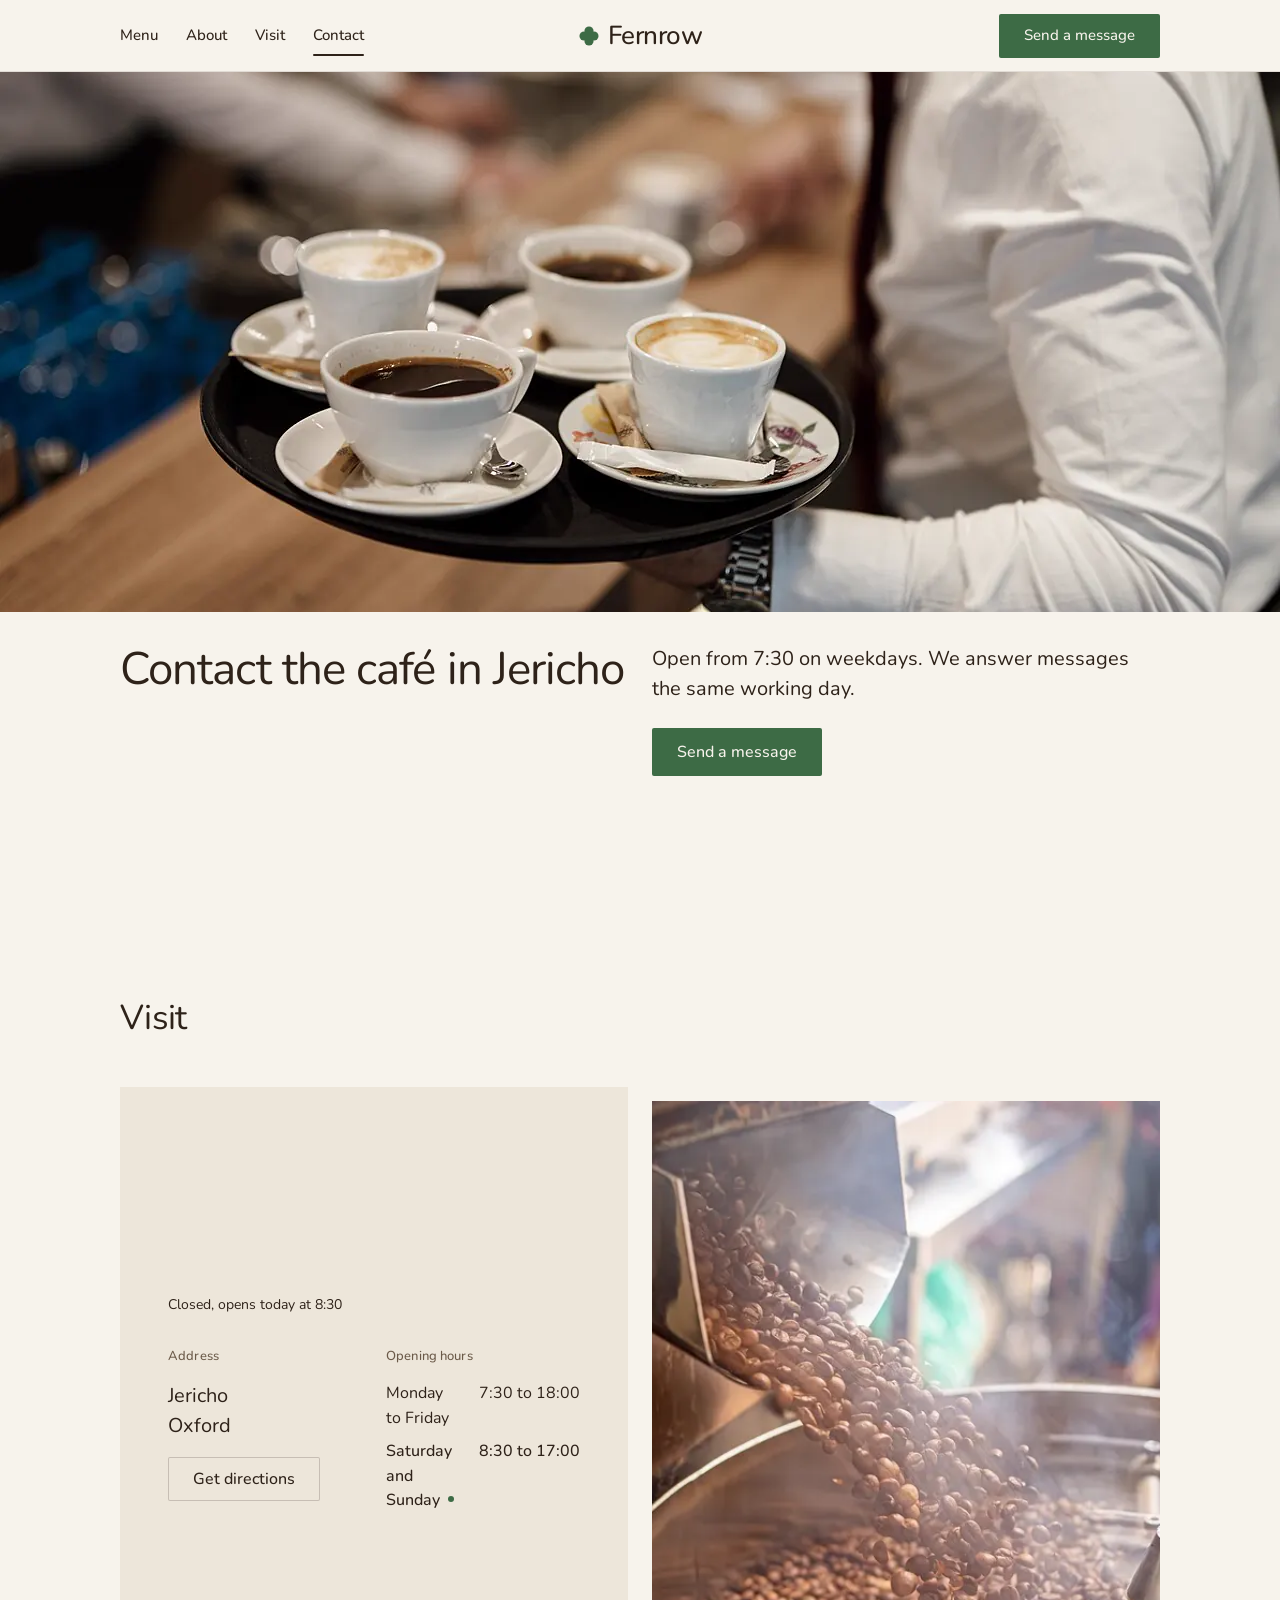
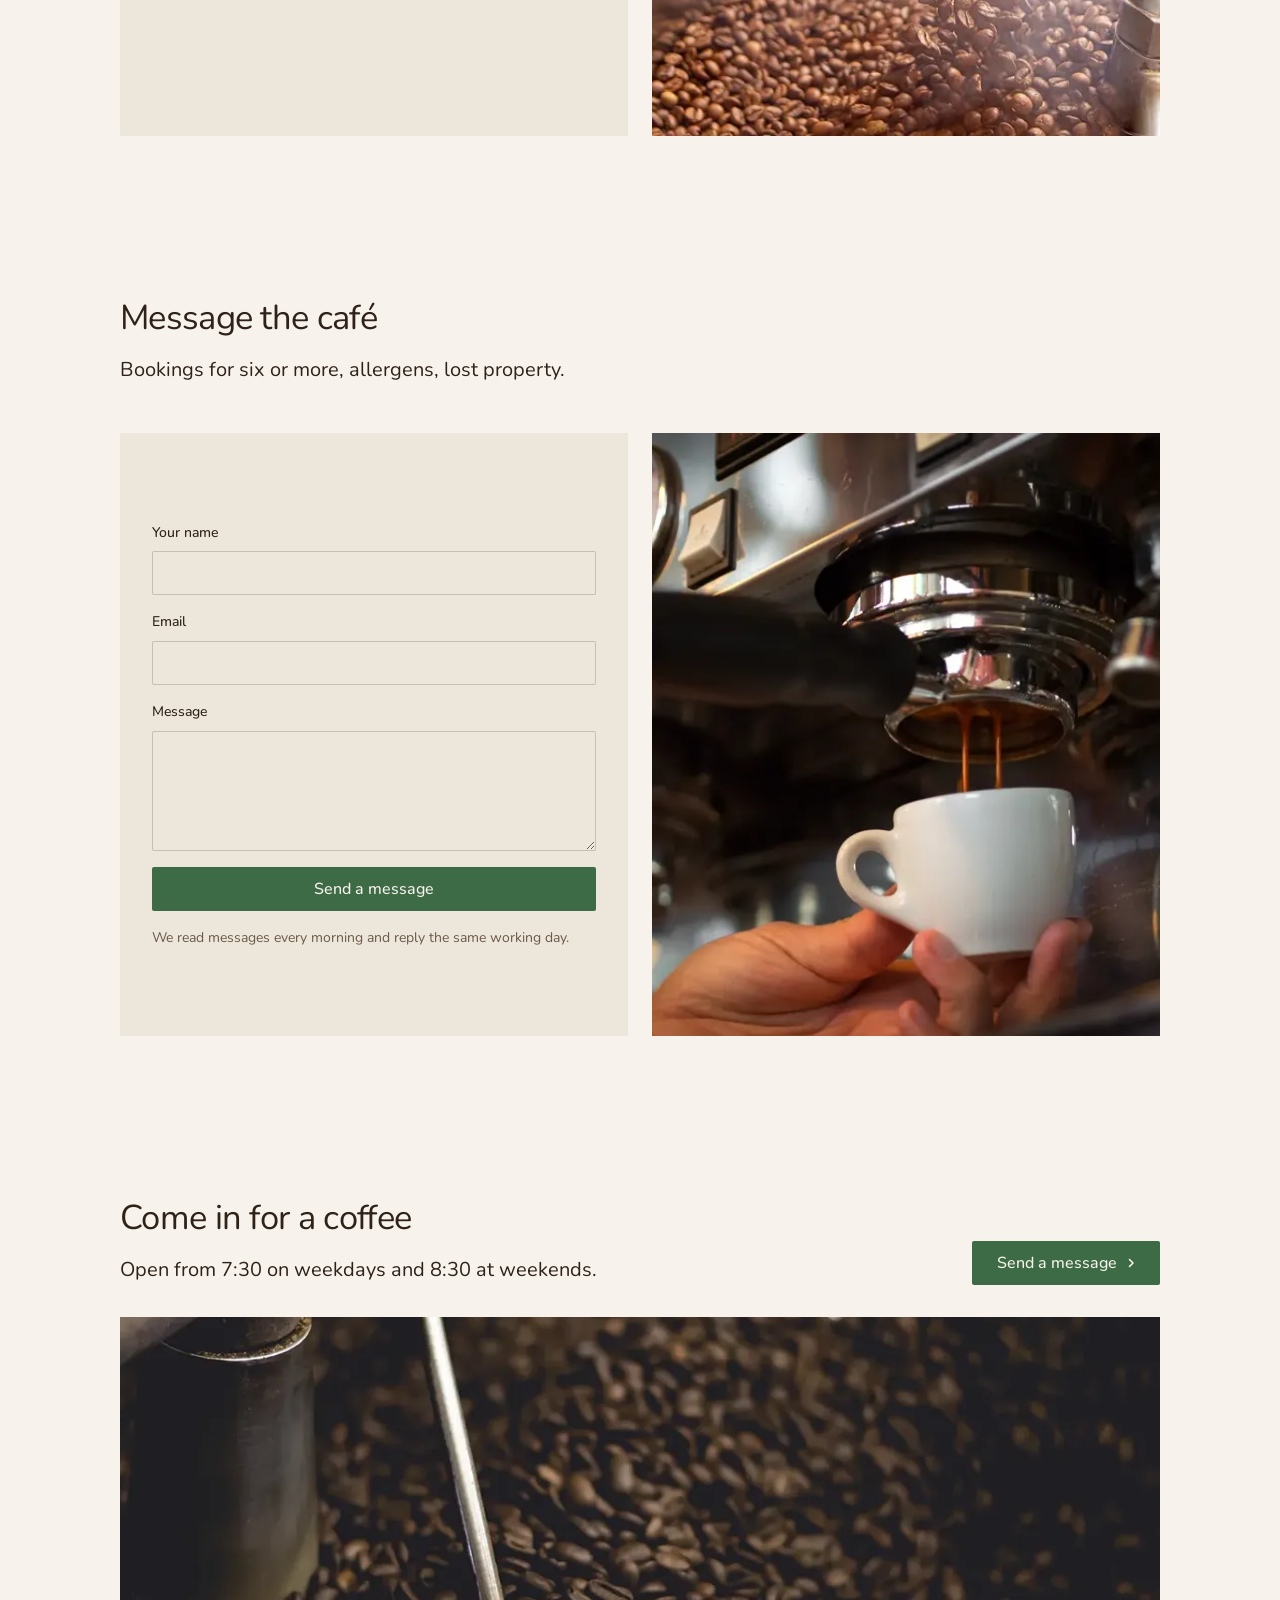
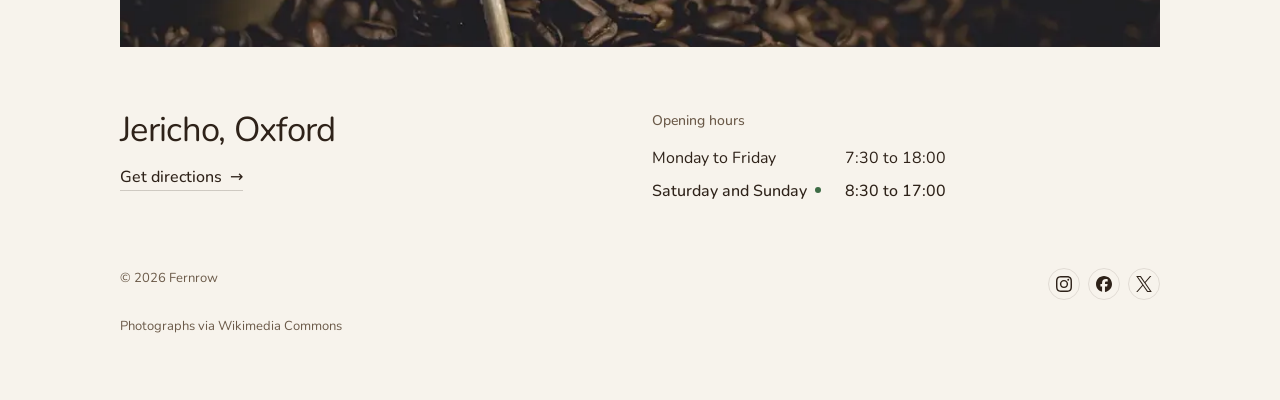
<file: contact.html>
<!doctype html>
<html lang="en" data-type="place" data-radius="soft" data-buttons="solid" data-motion>
<head>
<meta charset="utf-8">
<meta name="viewport" content="width=device-width, initial-scale=1, viewport-fit=cover">
<title>Contact Fernrow: a caf&eacute; in Jericho, Oxford</title>
<meta name="description" content="Send Fernrow a message, see the opening hours, and find the way to the caf&eacute; in Jericho, Oxford.">
<meta name="site-kind" content="other">
<meta name="page-type" content="place">
<meta name="page-kind" content="place">
<link rel="preconnect" href="https://fonts.googleapis.com">
<link rel="preconnect" href="https://fonts.gstatic.com" crossorigin>
<link href="https://fonts.googleapis.com/css2?family=Nunito:wght@400..600&display=swap" rel="stylesheet">
<link rel="stylesheet" href="assets/system.css">
<link rel="stylesheet" href="assets/ui/cards.css">
<link rel="stylesheet" href="assets/motion/motion.css">
<link rel="stylesheet" href="assets/layout/layout.css">
<link rel="stylesheet" href="assets/icons/icon.css">
<link rel="stylesheet" href="assets/site.css">
<style>
:root {
  --p-bg: #f7f3ec; --p-surface: #ede6da; --p-ink: #2e2219; --p-muted: #6b5a49;
  --p-accent: #3d6b45; --p-accent-ink: #f7f3ec; --p-action: #3d6b45; --p-action-ink: #f7f3ec;
  --p-inv-bg: #2e2219; --p-inv-surface: #3a2e25; --p-inv-ink: #f7f3ec; --p-inv-muted: #a59c94;
  --p-inv-accent: #f7f3ec; --p-inv-accent-ink: #2e2219; --p-inv-action: #f7f3ec; --p-inv-action-ink: #2e2219;
  --font-display: "Nunito", system-ui, sans-serif;
  --font-text: "Nunito", system-ui, sans-serif;
  --display-weight: 400;
  --display-tracking: -0.02em;
}
</style>
<!-- page CSS: the picture groups the kit does not size, and one tablet rule a section -->
<style>
  #message .form { display: grid; gap: var(--s-4); align-content: start; }
  @media (min-width: 1024px) { #message .form { align-content: center; } }
  #message .form .field--full { grid-column: 1 / -1; }
  @media (min-width: 1024px) { #message .form { padding: var(--s-6); } }
  @media (min-width: 1024px) and (max-width: 1279px) { #visit .visit__cols { grid-template-columns: minmax(0, 1fr); } }
  @media (min-width: 1024px) and (max-width: 1279px) { #message .form { padding: var(--s-4); gap: var(--s-2); } }
  @media (min-width: 640px) and (max-width: 1023px) {
    #message .form { background: var(--p-surface); padding: var(--s-6); }
    #message .grid > * { grid-column: auto / span 6; }
    #message .pl-photo { --pl-r: .8 !important; }
    #message .grid { row-gap: var(--s-7); }
  }
  @media (max-width: 639px) {
    #message .grid { row-gap: var(--s-7); }
    #visit .visit__col:first-child > .t-label { display: none; }
    #visit .pl-photo { --pl-r: 1.5 !important; }
  }
</style>
</head>
<body>
<!-- type: place
     deal: hero place, nav nav-split, close close-photo, footer footer-visit, rhythm space,
     buttons solid, mark petal; the visit block and the message form, each beside one photograph.
     Screens: hero, visit, send a message, footer.closing. -->

<header class="nav nav--split">
  <div class="wrap nav__bar">
    <a class="sr-only" href="#top">Skip to content</a>
    <nav class="nav__links" aria-label="Main">
      <div class="nav__item"><a class="nav__link" href="menu.html">Menu</a></div>
      <div class="nav__item"><a class="nav__link" href="about.html">About</a></div>
      <div class="nav__item"><a class="nav__link" href="#visit">Visit</a></div>
      <div class="nav__item"><a class="nav__link" aria-current="page" href="contact.html">Contact</a></div>
    </nav>
    <a class="nav__logo" href="index.html"><span class="mark" data-mark="petal" aria-hidden="true"></span>Fernrow</a>
    <div class="nav__actions">
      <a class="btn btn--primary" href="contact.html#message">Send a message</a>
    </div>
    <button class="nav__toggle" type="button" aria-expanded="false" aria-label="Menu">
      <svg width="18" height="18" viewBox="0 0 18 18" aria-hidden="true"><path d="M2 5h14M2 13h14" stroke="currentColor" stroke-width="1.6" stroke-linecap="round"/></svg>
    </button>
  </div>
</header>

<main id="top">
  <section class="hero hero--place" aria-labelledby="hero-h">
    <picture class="hero__bg" style="--ly-pos: 45% 60%"><img src="assets/img/photo-m189498721.webp" srcset="assets/img/photo-m189498721-360.webp 360w, assets/img/photo-m189498721-480.webp 480w, assets/img/photo-m189498721-500.webp 500w, assets/img/photo-m189498721-600.webp 600w, assets/img/photo-m189498721-720.webp 720w, assets/img/photo-m189498721-840.webp 840w, assets/img/photo-m189498721-960.webp 960w, assets/img/photo-m189498721-1120.webp 1120w, assets/img/photo-m189498721.webp 1280w" sizes="100vw" width="1280" height="853" alt="A tray of four coffees carried along a wooden bar" fetchpriority="high" decoding="async" data-source="library-057" data-subject="bar"></picture>
    <div class="wrap"><div class="hero-text">
      <div class="hero__text">
        <h1 id="hero-h">Contact the caf&eacute; in Jericho</h1>
        <p class="hero__lead">Open from 7:30 on weekdays. We answer messages the same working day.</p>
        <div class="btn-row"><a class="btn btn--primary" href="contact.html#message">Send a message</a></div>
      </div>
    </div></div>
  </section>
  <section class="section" id="visit" data-place="visit" aria-labelledby="visit-h">
    <div class="wrap">
      <div class="section-head">
        <h2 id="visit-h">Visit</h2>
      </div>
      <div class="grid grid--top fill-row">
        <div class="visit visit--card span-6">
          <div class="visit__head"><p class="t-small" data-open-now></p></div>
          <div class="visit__cols">
            <div class="visit__col stack-4">
              <p class="t-label">Address</p>
              <address class="visit__address">Jericho<br>Oxford</address>
              <a class="btn btn--secondary" href="https://www.openstreetmap.org/search?query=Jericho%20Oxford">Get directions</a>
              <!-- THE CAF&Eacute;'S PHONE NUMBER GOES HERE. It was left out rather than invented.
                   Uncomment the line below and put the real number in both places:
              <p class="t-body"><a class="link" href="tel:+441865000000">01865 000 000</a></p> -->
            </div>
            <div class="visit__col">
              <p class="t-label">Opening hours</p>
              <dl class="hours" data-tz="Europe/London">
                <dt data-days="mon-fri">Monday to Friday</dt><dd>7:30&nbsp;to&nbsp;18:00</dd>
                <dt data-days="sat,sun">Saturday and Sunday</dt><dd>8:30&nbsp;to&nbsp;17:00</dd>
              </dl>
            </div>
          </div>
        </div>
        <figure class="pl-photo pl-photo--end span-6 start-7" style="--pl-r: 1.3333; --pos: 40% 50%"><img src="assets/img/photo-m147143963.webp" srcset="assets/img/photo-m147143963-360.webp 360w, assets/img/photo-m147143963-480.webp 480w, assets/img/photo-m147143963-500.webp 500w, assets/img/photo-m147143963-600.webp 600w, assets/img/photo-m147143963-720.webp 720w, assets/img/photo-m147143963-840.webp 840w, assets/img/photo-m147143963-960.webp 960w, assets/img/photo-m147143963-1120.webp 1120w, assets/img/photo-m147143963.webp 1280w" sizes="(max-width: 1023px) 113vw, 62vw" width="1280" height="901" alt="Freshly roasted beans pouring from the drum into the cooling tray, steam rising" loading="lazy" decoding="async" data-source="library-057" data-subject="roast" style=""></figure>
      </div>
    </div>
  </section>

  <section class="section" id="message" style="--hm: 2" aria-labelledby="message-h">
    <div class="wrap">
      <div class="section-head section-head--row">
        <div>
          <h2 id="message-h">Message the caf&eacute;</h2>
          <p>Bookings for six or more, allergens, lost property.</p>
        </div>
      </div>
      <div class="grid grid--top fill-row">
        <form class="form visit--card span-6" method="post" action="mailto:hello@fernrow.example" enctype="text/plain" novalidate>
          <div class="field field--full">
            <label for="f-name">Your name</label>
            <input id="f-name" name="name" type="text" autocomplete="name" required>
          </div>
          <div class="field field--full">
            <label for="f-email">Email</label>
            <input id="f-email" name="email" type="email" autocomplete="email" required>
          </div>
          <div class="field field--full">
            <label for="f-message">Message</label>
            <textarea id="f-message" name="message" rows="3" required></textarea>
          </div>
          <div class="field field--full">
            <button class="btn btn--primary" type="submit">Send a message</button>
          </div>
          <p class="t-small muted field--full">We read messages every morning and reply the same working day.</p>
        </form>
        <figure class="pl-photo pl-photo--end span-6 start-7" style="--pl-r: 1.3333; --pos: 62% 62%"><img src="assets/img/photo-m28989985-1200.webp" srcset="assets/img/photo-m28989985-360.webp 360w, assets/img/photo-m28989985-480.webp 480w, assets/img/photo-m28989985-500.webp 500w, assets/img/photo-m28989985-600.webp 600w, assets/img/photo-m28989985-720.webp 720w, assets/img/photo-m28989985-840.webp 840w, assets/img/photo-m28989985-960.webp 960w, assets/img/photo-m28989985-1120.webp 1120w, assets/img/photo-m28989985-1200.webp 1200w" sizes="(max-width: 639px) 113vw, (max-width: 1023px) 80vw, 62vw" width="1200" height="857" alt="A hand holding a small white cup under a bottomless portafilter as espresso runs" loading="lazy" decoding="async" data-source="library-057" data-subject="bar" style=""></figure>
      </div>
    </div>
  </section>
</main>

<footer class="footer closing footer--visit" id="contact" aria-labelledby="close-h">
  <div class="wrap">
    <div class="closing__cta close--photo">
      <div class="section-head--split">
        <div><h2 id="close-h">Come in for a coffee</h2><p class="t-lead">Open from 7:30 on weekdays and 8:30 at weekends.</p></div>
        <a class="btn btn--primary" href="contact.html#message">Send a message<svg class="m-arrow" viewBox="0 0 12 12" aria-hidden="true"><path class="m-arrow__stem" d="M1 6h8"/><path class="m-arrow__head" d="M4.5 2.5 8 6l-3.5 3.5"/></svg></a>
      </div>
      <div class="close__media"><img src="assets/img/photo-m61712989.webp" srcset="assets/img/photo-m61712989-360.webp 360w, assets/img/photo-m61712989-480.webp 480w, assets/img/photo-m61712989-500.webp 500w, assets/img/photo-m61712989-600.webp 600w, assets/img/photo-m61712989-720.webp 720w, assets/img/photo-m61712989-840.webp 840w, assets/img/photo-m61712989-960.webp 960w, assets/img/photo-m61712989-1120.webp 1120w, assets/img/photo-m61712989.webp 1280w" sizes="(max-width: 639px) 170vw, 85vw" width="1280" height="853" alt="Roasted beans turning in a roaster's cooling tray under the stirring arm" loading="lazy" decoding="async" data-source="library-057" data-subject="roast" style="--pos: 30% 50%"></div>
    </div>
    <div class="closing__links">
      <div class="grid">
        <div class="span-6 stack-4">
          <address class="footer__address">Jericho, Oxford</address>
          <p><a class="link" href="https://www.openstreetmap.org/search?query=Jericho%20Oxford">Get directions</a></p>
        </div>
        <div class="span-6 start-7 stack-4">
          <h4>Opening hours</h4>
          <dl class="hours" data-tz="Europe/London">
            <dt data-days="mon-fri">Monday to Friday</dt><dd>7:30&nbsp;to&nbsp;18:00</dd>
            <dt data-days="sat,sun">Saturday and Sunday</dt><dd>8:30&nbsp;to&nbsp;17:00</dd>
          </dl>
        </div>
      </div>
      <div class="footer__legal">
        <span>&copy; 2026 Fernrow</span>
        <div class="socials">
          <a href="https://www.instagram.com/" aria-label="Instagram"><svg class="ic ic-svg" role="img" aria-hidden="true" xmlns="http://www.w3.org/2000/svg" viewBox="0 0 24 24" fill="currentColor"><path d="M7.0301.084c-1.2768.0602-2.1487.264-2.911.5634-.7888.3075-1.4575.72-2.1228 1.3877-.6652.6677-1.075 1.3368-1.3802 2.127-.2954.7638-.4956 1.6365-.552 2.914-.0564 1.2775-.0689 1.6882-.0626 4.947.0062 3.2586.0206 3.6671.0825 4.9473.061 1.2765.264 2.1482.5635 2.9107.308.7889.72 1.4573 1.388 2.1228.6679.6655 1.3365 1.0743 2.1285 1.38.7632.295 1.6361.4961 2.9134.552 1.2773.056 1.6884.069 4.9462.0627 3.2578-.0062 3.668-.0207 4.9478-.0814 1.28-.0607 2.147-.2652 2.9098-.5633.7889-.3086 1.4578-.72 2.1228-1.3881.665-.6682 1.0745-1.3378 1.3795-2.1284.2957-.7632.4966-1.636.552-2.9124.056-1.2809.0692-1.6898.063-4.948-.0063-3.2583-.021-3.6668-.0817-4.9465-.0607-1.2797-.264-2.1487-.5633-2.9117-.3084-.7889-.72-1.4568-1.3876-2.1228C21.2982 1.33 20.628.9208 19.8378.6165 19.074.321 18.2017.1197 16.9244.0645 15.6471.0093 15.236-.005 11.977.0014 8.718.0076 8.31.0215 7.0301.0839m.1402 21.6932c-1.17-.0509-1.8053-.2453-2.2287-.408-.5606-.216-.96-.4771-1.3819-.895-.422-.4178-.6811-.8186-.9-1.378-.1644-.4234-.3624-1.058-.4171-2.228-.0595-1.2645-.072-1.6442-.079-4.848-.007-3.2037.0053-3.583.0607-4.848.05-1.169.2456-1.805.408-2.2282.216-.5613.4762-.96.895-1.3816.4188-.4217.8184-.6814 1.3783-.9003.423-.1651 1.0575-.3614 2.227-.4171 1.2655-.06 1.6447-.072 4.848-.079 3.2033-.007 3.5835.005 4.8495.0608 1.169.0508 1.8053.2445 2.228.408.5608.216.96.4754 1.3816.895.4217.4194.6816.8176.9005 1.3787.1653.4217.3617 1.056.4169 2.2263.0602 1.2655.0739 1.645.0796 4.848.0058 3.203-.0055 3.5834-.061 4.848-.051 1.17-.245 1.8055-.408 2.2294-.216.5604-.4763.96-.8954 1.3814-.419.4215-.8181.6811-1.3783.9-.4224.1649-1.0577.3617-2.2262.4174-1.2656.0595-1.6448.072-4.8493.079-3.2045.007-3.5825-.006-4.848-.0608M16.953 5.5864A1.44 1.44 0 1 0 18.39 4.144a1.44 1.44 0 0 0-1.437 1.4424M5.8385 12.012c.0067 3.4032 2.7706 6.1557 6.173 6.1493 3.4026-.0065 6.157-2.7701 6.1506-6.1733-.0065-3.4032-2.771-6.1565-6.174-6.1498-3.403.0067-6.156 2.771-6.1496 6.1738M8 12.0077a4 4 0 1 1 4.008 3.9921A3.9996 3.9996 0 0 1 8 12.0077"/></svg></a>
          <a href="https://www.facebook.com/" aria-label="Facebook"><svg class="ic ic-svg" role="img" aria-hidden="true" xmlns="http://www.w3.org/2000/svg" viewBox="0 0 24 24" fill="currentColor"><path d="M9.101 23.691v-7.98H6.627v-3.667h2.474v-1.58c0-4.085 1.848-5.978 5.858-5.978.401 0 .955.042 1.468.103a8.68 8.68 0 0 1 1.141.195v3.325a8.623 8.623 0 0 0-.653-.036 26.805 26.805 0 0 0-.733-.009c-.707 0-1.259.096-1.675.309a1.686 1.686 0 0 0-.679.622c-.258.42-.374.995-.374 1.752v1.297h3.919l-.386 2.103-.287 1.564h-3.246v8.245C19.396 23.238 24 18.179 24 12.044c0-6.627-5.373-12-12-12s-12 5.373-12 12c0 5.628 3.874 10.35 9.101 11.647Z"/></svg></a>
          <a href="https://x.com/" aria-label="X"><svg class="ic ic-svg" role="img" aria-hidden="true" xmlns="http://www.w3.org/2000/svg" viewBox="0 0 24 24" fill="currentColor"><path d="M14.234 10.162 22.977 0h-2.072l-7.591 8.824L7.251 0H.258l9.168 13.343L.258 24H2.33l8.016-9.318L16.749 24h6.993zm-2.837 3.299-.929-1.329L3.076 1.56h3.182l5.965 8.532.929 1.329 7.754 11.09h-3.182z"/></svg></a>
        </div>
        <a class="credits" href="credits.html">Photographs via Wikimedia Commons</a>
      </div>
    </div>
  </div>
</footer>

<nav class="actionbar" aria-label="Quick actions">
  <a class="btn btn--primary" href="contact.html#message">Send a message</a>
</nav>

<script type="module" src="assets/system.js"></script>
<script type="module" src="assets/motion/motion.js"></script>
<script type="module" src="assets/layout/layout.js"></script>
</body>
</html>
</file>
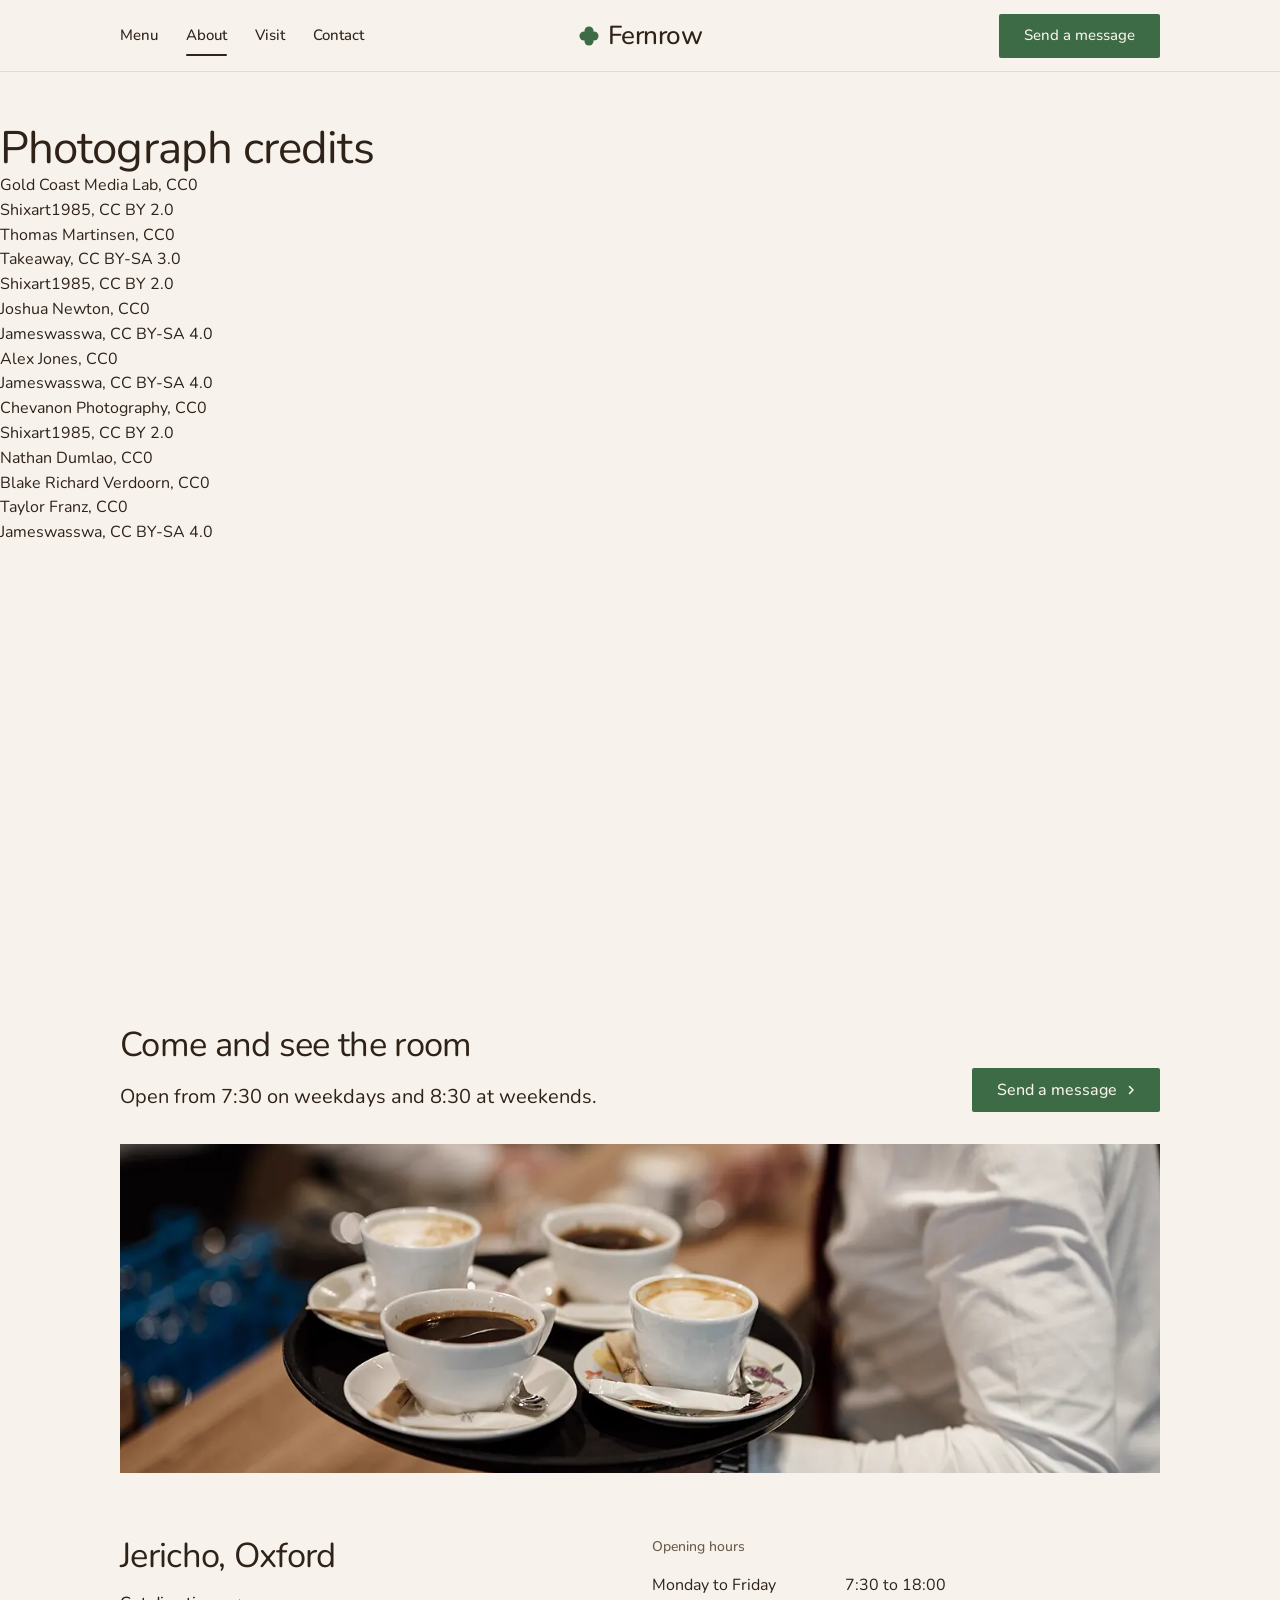
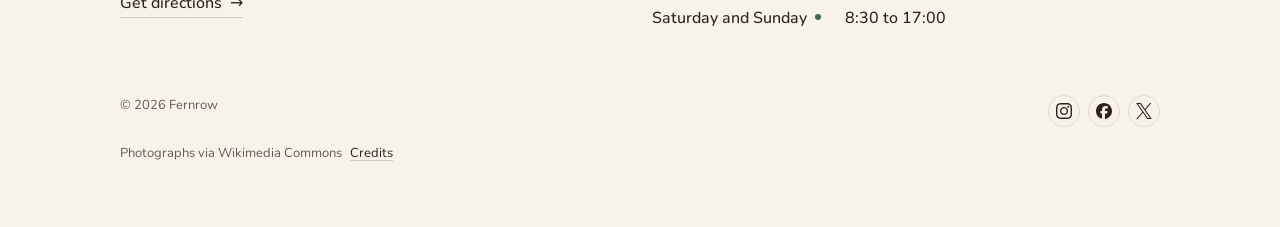
<file: credits.html>
<!doctype html>
<html lang="en" data-type="place" data-radius="soft" data-buttons="solid" data-motion>
<head>
<meta charset="utf-8">
<meta name="viewport" content="width=device-width, initial-scale=1, viewport-fit=cover">
<title>Fernrow: photograph credits</title>
<meta name="description" content="The photographers, licences and source pages of the photographs on the Fernrow website.">
<meta name="site-kind" content="other">
<meta name="page-type" content="place">
<meta name="page-kind" content="place">
<link rel="preconnect" href="https://fonts.googleapis.com">
<link rel="preconnect" href="https://fonts.gstatic.com" crossorigin>
<link href="https://fonts.googleapis.com/css2?family=Nunito:wght@400..600&display=swap" rel="stylesheet">
<link rel="stylesheet" href="assets/system.css">
<link rel="stylesheet" href="assets/ui/cards.css">
<link rel="stylesheet" href="assets/motion/motion.css">
<link rel="stylesheet" href="assets/layout/layout.css">
<link rel="stylesheet" href="assets/icons/icon.css">
<link rel="stylesheet" href="assets/site.css">
<style>
:root {
  --p-bg: #f7f3ec; --p-surface: #ede6da; --p-ink: #2e2219; --p-muted: #6b5a49;
  --p-accent: #3d6b45; --p-accent-ink: #f7f3ec; --p-action: #3d6b45; --p-action-ink: #f7f3ec;
  --p-inv-bg: #2e2219; --p-inv-surface: #3a2e25; --p-inv-ink: #f7f3ec; --p-inv-muted: #a59c94;
  --p-inv-accent: #f7f3ec; --p-inv-accent-ink: #2e2219; --p-inv-action: #f7f3ec; --p-inv-action-ink: #2e2219;
  --font-display: "Nunito", system-ui, sans-serif;
  --font-text: "Nunito", system-ui, sans-serif;
  --display-weight: 400;
  --display-tracking: -0.02em;
}
</style>
<!-- page CSS: the picture groups the kit does not size, and one tablet rule a section -->
<style>
  @media (min-width: 640px) and (max-width: 1023px) {
    #story .pl-photo { --pl-r: 1.3333; }
    #values .grid > .pl-photo { grid-column: auto / span 6; --pl-r: 1.3333; }
  }
  @media (max-width: 639px) {
    #values .grid > .pl-photo { grid-column: auto / span 6; --pl-r: 1.3333; }
  }
</style>
</head>
<body>
<!-- type: place
     deal: hero place, nav nav-split, close close-photo, footer footer-visit, rhythm space,
     buttons solid, mark petal, the story row, the beliefs under a detail strip.
     Screens: hero, story, what we believe, footer.closing. -->

<header class="nav nav--split">
  <div class="wrap nav__bar">
    <a class="sr-only" href="#top">Skip to content</a>
    <nav class="nav__links" aria-label="Main">
      <div class="nav__item"><a class="nav__link" href="menu.html">Menu</a></div>
      <div class="nav__item"><a class="nav__link" aria-current="page" href="about.html">About</a></div>
      <div class="nav__item"><a class="nav__link" href="index.html#visit">Visit</a></div>
      <div class="nav__item"><a class="nav__link" href="contact.html">Contact</a></div>
    </nav>
    <a class="nav__logo" href="index.html"><span class="mark" data-mark="petal" aria-hidden="true"></span>Fernrow</a>
    <div class="nav__actions">
      <a class="btn btn--primary" href="contact.html#message">Send a message</a>
    </div>
    <button class="nav__toggle" type="button" aria-expanded="false" aria-label="Menu">
      <svg width="18" height="18" viewBox="0 0 18 18" aria-hidden="true"><path d="M2 5h14M2 13h14" stroke="currentColor" stroke-width="1.6" stroke-linecap="round"/></svg>
    </button>
  </div>
</header>

<main id="top">
  <p><a class="link" href="index.html">Fernrow</a></p>
  <section class="credits-list" id="credits" aria-labelledby="credits-h">
    <h1 id="credits-h">Photograph credits</h1>
    <ul>
      <li><a href="https://commons.wikimedia.org/wiki/File:Machine_pouring_coffee_(Unsplash).jpg">Gold Coast Media Lab</a>, <a href="https://creativecommons.org/publicdomain/zero/1.0/">CC0</a></li>
      <li><a href="https://commons.wikimedia.org/wiki/File:Barista_prepares_espresso_at_coffee_shop.jpg">Shixart1985</a>, <a href="https://creativecommons.org/licenses/by/2.0">CC BY 2.0</a></li>
      <li><a href="https://commons.wikimedia.org/wiki/File:Drip_brewing_(Unsplash).jpg">Thomas Martinsen</a>, <a href="https://creativecommons.org/publicdomain/zero/1.0/">CC0</a></li>
      <li><a href="https://commons.wikimedia.org/wiki/File:Double_ristretto_naked_portafilter.jpg">Takeaway</a>, <a href="https://creativecommons.org/licenses/by-sa/3.0/">CC BY-SA 3.0</a></li>
      <li><a href="https://commons.wikimedia.org/wiki/File:Serving_coffee_in_a_cafe_during_the_morning_hours_with_a_waiter_carrying_a_tray_of_drinks_for_customers.jpg">Shixart1985</a>, <a href="https://creativecommons.org/licenses/by/2.0/">CC BY 2.0</a></li>
      <li><a href="https://commons.wikimedia.org/wiki/File:Joshua_Newton_2016-10-01_(Unsplash_XpyD7z6AP4g).jpg">Joshua Newton</a>, <a href="https://creativecommons.org/publicdomain/zero/1.0/">CC0</a></li>
      <li><a href="https://commons.wikimedia.org/wiki/File:Closer_look_at_the_coffee_beans_from_the_coffee_roasting_machine_looking_at_their_progress.jpg">Jameswasswa</a>, <a href="https://creativecommons.org/licenses/by-sa/4.0/">CC BY-SA 4.0</a></li>
      <li><a href="https://commons.wikimedia.org/wiki/File:Alex_Jones_2014_(Unsplash).jpg">Alex Jones</a>, <a href="https://creativecommons.org/publicdomain/zero/1.0/">CC0</a></li>
      <li><a href="https://commons.wikimedia.org/wiki/File:Closer_look_at_the_progress_of_the_coffee_beans_in_the_roasting_machine_as_they_change_color.jpg">Jameswasswa</a>, <a href="https://creativecommons.org/licenses/by-sa/4.0/">CC BY-SA 4.0</a></li>
      <li><a href="https://commons.wikimedia.org/wiki/File:Close-up_of_Woman_Holding_Coffee_Cup_at_Cafe_(28217840617).jpg">Chevanon Photography</a>, <a href="https://creativecommons.org/publicdomain/zero/1.0/">CC0</a></li>
      <li><a href="https://commons.wikimedia.org/wiki/File:Barista_pours_steamed_milk_into_a_red_pitcher_during_coffee_preparation_in_a_cafe.jpg">Shixart1985</a>, <a href="https://creativecommons.org/licenses/by/2.0/">CC BY 2.0</a></li>
      <li><a href="https://commons.wikimedia.org/wiki/File:Nathan_Dumlao_2017-05-27_(Unsplash).jpg">Nathan Dumlao</a>, <a href="https://creativecommons.org/publicdomain/zero/1.0/">CC0</a></li>
      <li><a href="https://commons.wikimedia.org/wiki/File:Latte_in_a_coffee_machine_(Unsplash).jpg">Blake Richard Verdoorn</a>, <a href="https://creativecommons.org/publicdomain/zero/1.0/">CC0</a></li>
      <li><a href="https://commons.wikimedia.org/wiki/File:Making_a_latte_(Unsplash).jpg">Taylor Franz</a>, <a href="https://creativecommons.org/publicdomain/zero/1.0/">CC0</a></li>
      <li><a href="https://commons.wikimedia.org/wiki/File:Fresh_hot_roasted_coffee_beans.jpg">Jameswasswa</a>, <a href="https://creativecommons.org/licenses/by-sa/4.0/">CC BY-SA 4.0</a></li>
    </ul>
  </section>
</main>

<footer class="footer closing footer--visit" id="contact" aria-labelledby="close-h">
  <div class="wrap">
    <div class="closing__cta close--photo">
      <div class="section-head--split">
        <div><h2 id="close-h">Come and see the room</h2><p class="t-lead">Open from 7:30 on weekdays and 8:30 at weekends.</p></div>
        <a class="btn btn--primary" href="contact.html#message">Send a message<svg class="m-arrow" viewBox="0 0 12 12" aria-hidden="true"><path class="m-arrow__stem" d="M1 6h8"/><path class="m-arrow__head" d="M4.5 2.5 8 6l-3.5 3.5"/></svg></a>
      </div>
      <div class="close__media"><img src="assets/img/photo-m189498721.webp" srcset="assets/img/photo-m189498721-500.webp 500w, assets/img/photo-m189498721-960.webp 960w, assets/img/photo-m189498721.webp 1280w" sizes="100vw" width="1280" height="853" alt="A tray of four coffees carried along a wooden bar" loading="lazy" decoding="async" data-source="library-057" data-subject="bar" style="--pos: 45% 60%"></div>
    </div>
    <div class="closing__links">
      <div class="grid">
        <div class="span-6 stack-4">
          <address class="footer__address">Jericho, Oxford</address>
          <p><a class="link" href="https://www.openstreetmap.org/search?query=Jericho%20Oxford">Get directions</a></p>
        </div>
        <div class="span-6 start-7 stack-4">
          <h4>Opening hours</h4>
          <dl class="hours" data-tz="Europe/London">
            <dt data-days="mon-fri">Monday to Friday</dt><dd>7:30 to 18:00</dd>
            <dt data-days="sat,sun">Saturday and Sunday</dt><dd>8:30 to 17:00</dd>
          </dl>
        </div>
      </div>
      <div class="footer__legal">
        <span>&copy; 2026 Fernrow</span>
        <div class="socials">
          <a href="https://www.instagram.com/" aria-label="Instagram"><svg class="ic ic-svg" role="img" aria-hidden="true" xmlns="http://www.w3.org/2000/svg" viewBox="0 0 24 24" fill="currentColor"><path d="M7.0301.084c-1.2768.0602-2.1487.264-2.911.5634-.7888.3075-1.4575.72-2.1228 1.3877-.6652.6677-1.075 1.3368-1.3802 2.127-.2954.7638-.4956 1.6365-.552 2.914-.0564 1.2775-.0689 1.6882-.0626 4.947.0062 3.2586.0206 3.6671.0825 4.9473.061 1.2765.264 2.1482.5635 2.9107.308.7889.72 1.4573 1.388 2.1228.6679.6655 1.3365 1.0743 2.1285 1.38.7632.295 1.6361.4961 2.9134.552 1.2773.056 1.6884.069 4.9462.0627 3.2578-.0062 3.668-.0207 4.9478-.0814 1.28-.0607 2.147-.2652 2.9098-.5633.7889-.3086 1.4578-.72 2.1228-1.3881.665-.6682 1.0745-1.3378 1.3795-2.1284.2957-.7632.4966-1.636.552-2.9124.056-1.2809.0692-1.6898.063-4.948-.0063-3.2583-.021-3.6668-.0817-4.9465-.0607-1.2797-.264-2.1487-.5633-2.9117-.3084-.7889-.72-1.4568-1.3876-2.1228C21.2982 1.33 20.628.9208 19.8378.6165 19.074.321 18.2017.1197 16.9244.0645 15.6471.0093 15.236-.005 11.977.0014 8.718.0076 8.31.0215 7.0301.0839m.1402 21.6932c-1.17-.0509-1.8053-.2453-2.2287-.408-.5606-.216-.96-.4771-1.3819-.895-.422-.4178-.6811-.8186-.9-1.378-.1644-.4234-.3624-1.058-.4171-2.228-.0595-1.2645-.072-1.6442-.079-4.848-.007-3.2037.0053-3.583.0607-4.848.05-1.169.2456-1.805.408-2.2282.216-.5613.4762-.96.895-1.3816.4188-.4217.8184-.6814 1.3783-.9003.423-.1651 1.0575-.3614 2.227-.4171 1.2655-.06 1.6447-.072 4.848-.079 3.2033-.007 3.5835.005 4.8495.0608 1.169.0508 1.8053.2445 2.228.408.5608.216.96.4754 1.3816.895.4217.4194.6816.8176.9005 1.3787.1653.4217.3617 1.056.4169 2.2263.0602 1.2655.0739 1.645.0796 4.848.0058 3.203-.0055 3.5834-.061 4.848-.051 1.17-.245 1.8055-.408 2.2294-.216.5604-.4763.96-.8954 1.3814-.419.4215-.8181.6811-1.3783.9-.4224.1649-1.0577.3617-2.2262.4174-1.2656.0595-1.6448.072-4.8493.079-3.2045.007-3.5825-.006-4.848-.0608M16.953 5.5864A1.44 1.44 0 1 0 18.39 4.144a1.44 1.44 0 0 0-1.437 1.4424M5.8385 12.012c.0067 3.4032 2.7706 6.1557 6.173 6.1493 3.4026-.0065 6.157-2.7701 6.1506-6.1733-.0065-3.4032-2.771-6.1565-6.174-6.1498-3.403.0067-6.156 2.771-6.1496 6.1738M8 12.0077a4 4 0 1 1 4.008 3.9921A3.9996 3.9996 0 0 1 8 12.0077"/></svg></a>
          <a href="https://www.facebook.com/" aria-label="Facebook"><svg class="ic ic-svg" role="img" aria-hidden="true" xmlns="http://www.w3.org/2000/svg" viewBox="0 0 24 24" fill="currentColor"><path d="M9.101 23.691v-7.98H6.627v-3.667h2.474v-1.58c0-4.085 1.848-5.978 5.858-5.978.401 0 .955.042 1.468.103a8.68 8.68 0 0 1 1.141.195v3.325a8.623 8.623 0 0 0-.653-.036 26.805 26.805 0 0 0-.733-.009c-.707 0-1.259.096-1.675.309a1.686 1.686 0 0 0-.679.622c-.258.42-.374.995-.374 1.752v1.297h3.919l-.386 2.103-.287 1.564h-3.246v8.245C19.396 23.238 24 18.179 24 12.044c0-6.627-5.373-12-12-12s-12 5.373-12 12c0 5.628 3.874 10.35 9.101 11.647Z"/></svg></a>
          <a href="https://x.com/" aria-label="X"><svg class="ic ic-svg" role="img" aria-hidden="true" xmlns="http://www.w3.org/2000/svg" viewBox="0 0 24 24" fill="currentColor"><path d="M14.234 10.162 22.977 0h-2.072l-7.591 8.824L7.251 0H.258l9.168 13.343L.258 24H2.33l8.016-9.318L16.749 24h6.993zm-2.837 3.299-.929-1.329L3.076 1.56h3.182l5.965 8.532.929 1.329 7.754 11.09h-3.182z"/></svg></a>
        </div>
        <details class="credits"><summary>Photographs via Wikimedia Commons</summary><p>Credits are listed on the credits page.</p></details>
      </div>
    </div>
  </div>
</footer>

<nav class="actionbar" aria-label="Quick actions">
  <a class="btn btn--secondary" href="https://www.openstreetmap.org/search?query=Jericho%20Oxford">Get directions</a>
  <a class="btn btn--primary" href="contact.html#message">Send a message</a>
</nav>

<script type="module" src="assets/system.js"></script>
<script type="module" src="assets/motion/motion.js"></script>
<script type="module" src="assets/layout/layout.js"></script>
</body>
</html>
</file>
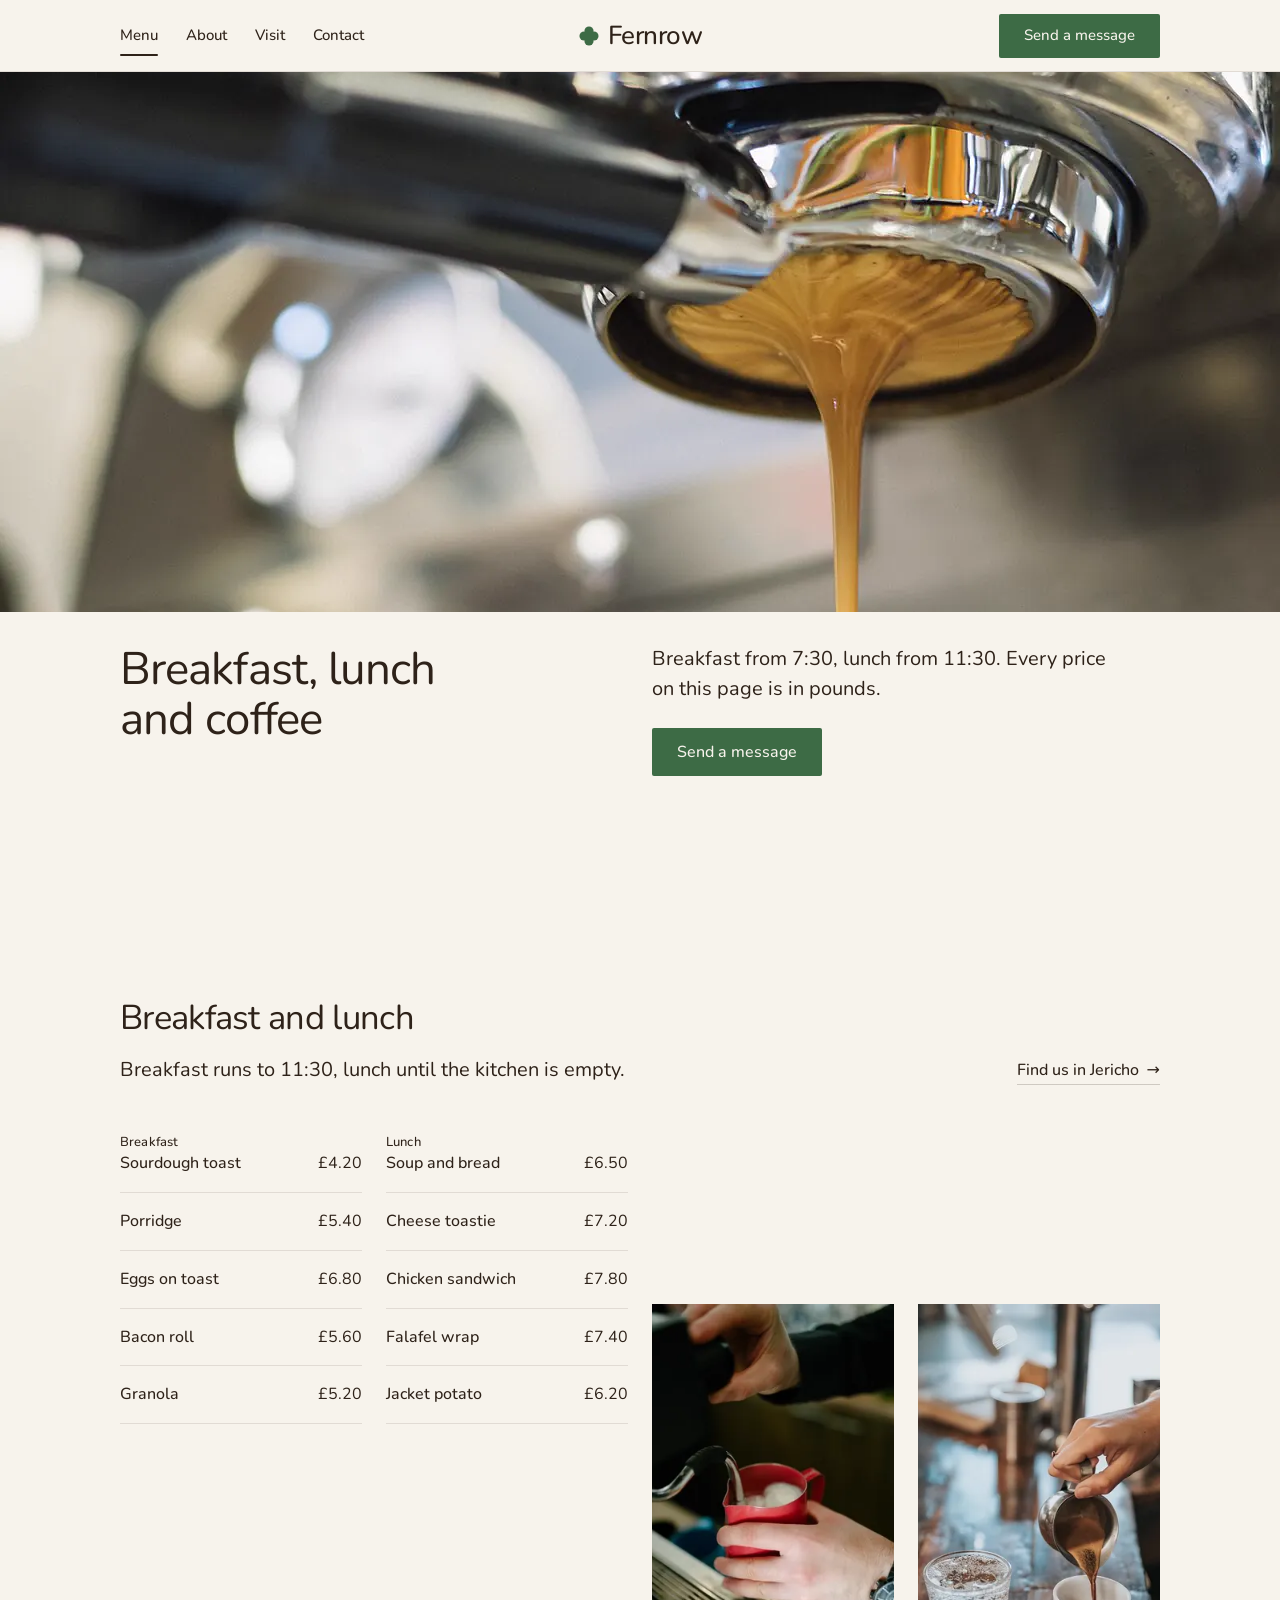
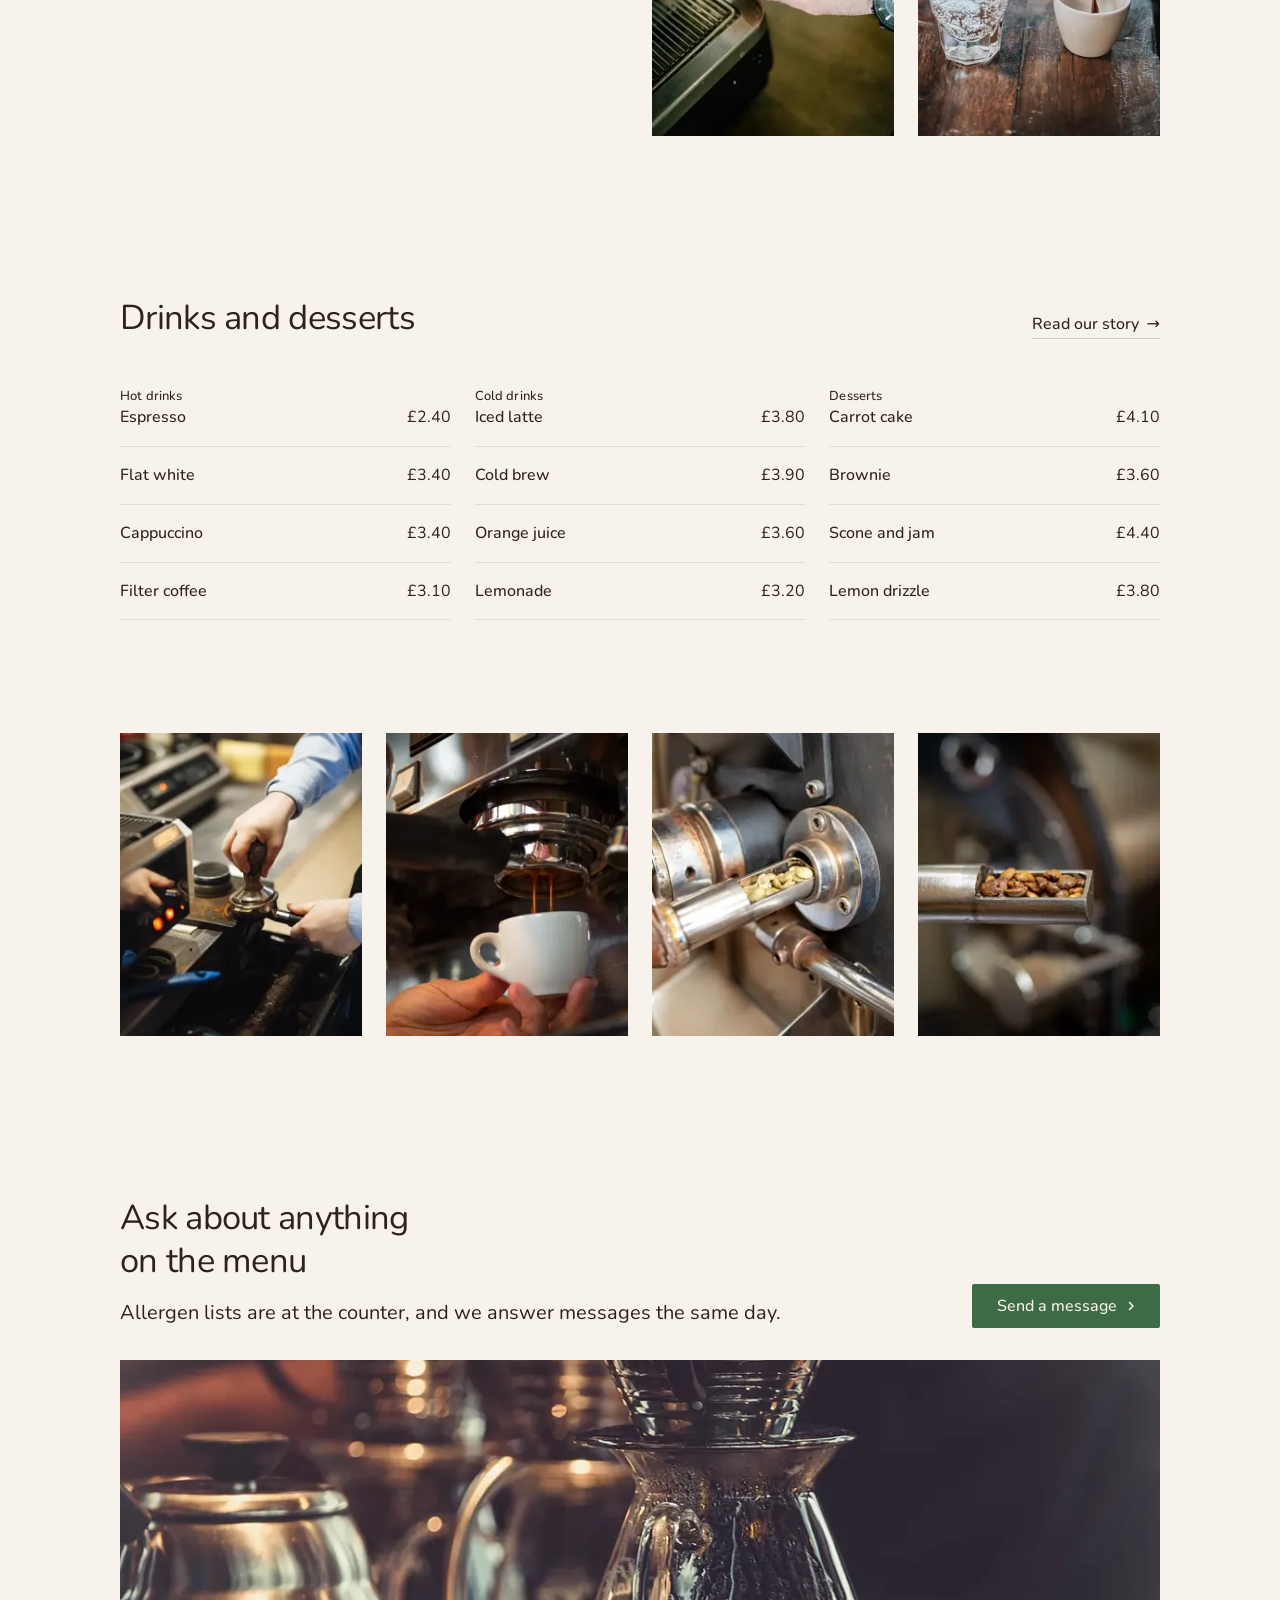
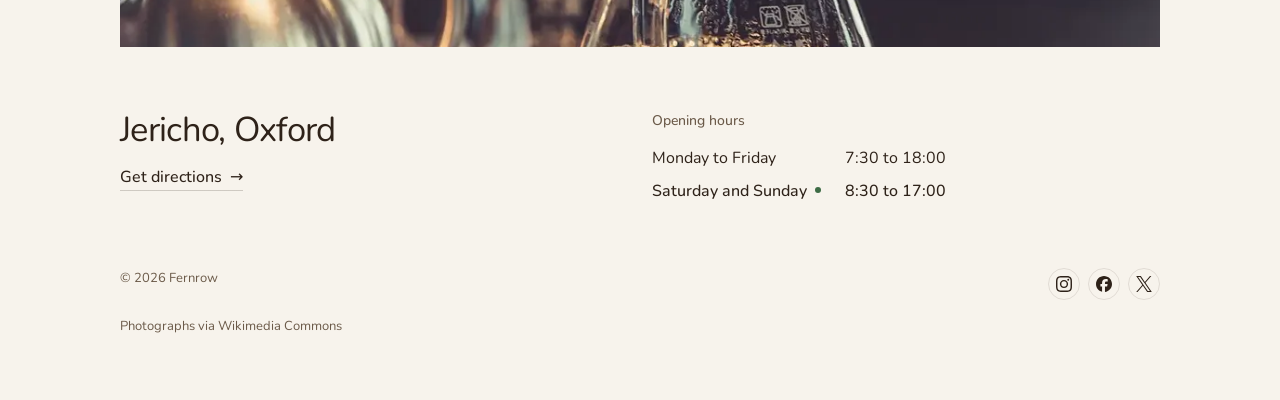
<file: menu.html>
<!doctype html>
<html lang="en" data-type="place" data-radius="soft" data-buttons="solid" data-motion>
<head>
<meta charset="utf-8">
<meta name="viewport" content="width=device-width, initial-scale=1, viewport-fit=cover">
<title>Fernrow menu: breakfast, lunch and coffee in Jericho</title>
<meta name="description" content="The full Fernrow menu with prices: breakfast from 7:30, lunch from 11:30, coffee and cakes all day.">
<meta name="site-kind" content="other">
<meta name="page-type" content="place">
<meta name="page-kind" content="place">
<link rel="preconnect" href="https://fonts.googleapis.com">
<link rel="preconnect" href="https://fonts.gstatic.com" crossorigin>
<link href="https://fonts.googleapis.com/css2?family=Nunito:wght@400..600&display=swap" rel="stylesheet">
<link rel="stylesheet" href="assets/system.css">
<link rel="stylesheet" href="assets/ui/cards.css">
<link rel="stylesheet" href="assets/motion/motion.css">
<link rel="stylesheet" href="assets/layout/layout.css">
<link rel="stylesheet" href="assets/icons/icon.css">
<link rel="stylesheet" href="assets/site.css">
<style>
:root {
  --p-bg: #f7f3ec; --p-surface: #ede6da; --p-ink: #2e2219; --p-muted: #6b5a49;
  --p-accent: #3d6b45; --p-accent-ink: #f7f3ec; --p-action: #3d6b45; --p-action-ink: #f7f3ec;
  --p-inv-bg: #2e2219; --p-inv-surface: #3a2e25; --p-inv-ink: #f7f3ec; --p-inv-muted: #a59c94;
  --p-inv-accent: #f7f3ec; --p-inv-accent-ink: #2e2219; --p-inv-action: #f7f3ec; --p-inv-action-ink: #2e2219;
  --font-display: "Nunito", system-ui, sans-serif;
  --font-text: "Nunito", system-ui, sans-serif;
  --display-weight: 400;
  --display-tracking: -0.02em;
}
</style>
<!-- page CSS: the picture groups the kit does not size, and one tablet rule a section -->
<style>
  @media (min-width: 1024px) and (max-width: 1279px) {
    #food .grid > .pl-photo, #drinks .grid > .pl-photo { --pl-r: 1.3333 !important; }
    #drinks .grid + .fill-row { margin-top: var(--s-4); }
  }
  @media (min-width: 640px) and (max-width: 1023px) {
    #food .grid > * { grid-column: auto / span 6; }
    #food .grid > .pl-photo { --pl-r: .8 !important; }
    #drinks { --h: 2; }
    #drinks .grid > .span-4 { grid-column: auto / span 4; }
    #drinks .grid > .pl-photo { grid-column: auto / span 6; --pl-r: .8 !important; }
    #food .grid, #drinks .grid { row-gap: var(--s-7); }
  }
  @media (max-width: 639px) {
    #food .grid > .pl-photo { grid-column: 1 / -1; --pl-r: 1.3333 !important; }
    #drinks .grid > .pl-photo { grid-column: auto / span 6; --pl-r: 1.3333 !important; }
    #food .grid, #drinks .grid { row-gap: var(--s-7); }
  }
</style>
</head>
<body>
<!-- type: place
     deal: hero place, nav nav-split, close close-photo, footer footer-visit, rhythm space,
     buttons solid, mark petal, the food groups beside a photograph pair, the drinks groups over a detail strip.
     Screens: hero, breakfast and lunch, drinks and desserts, footer.closing. -->

<header class="nav nav--split">
  <div class="wrap nav__bar">
    <a class="sr-only" href="#top">Skip to content</a>
    <nav class="nav__links" aria-label="Main">
      <div class="nav__item"><a class="nav__link" aria-current="page" href="menu.html">Menu</a></div>
      <div class="nav__item"><a class="nav__link" href="about.html">About</a></div>
      <div class="nav__item"><a class="nav__link" href="index.html#visit">Visit</a></div>
      <div class="nav__item"><a class="nav__link" href="contact.html">Contact</a></div>
    </nav>
    <a class="nav__logo" href="index.html"><span class="mark" data-mark="petal" aria-hidden="true"></span>Fernrow</a>
    <div class="nav__actions">
      <a class="btn btn--primary" href="contact.html#message">Send a message</a>
    </div>
    <button class="nav__toggle" type="button" aria-expanded="false" aria-label="Menu">
      <svg width="18" height="18" viewBox="0 0 18 18" aria-hidden="true"><path d="M2 5h14M2 13h14" stroke="currentColor" stroke-width="1.6" stroke-linecap="round"/></svg>
    </button>
  </div>
</header>

<main id="top">
  <section class="hero hero--place" aria-labelledby="hero-h">
    <picture class="hero__bg" style="--ly-pos: 60% 50%"><img src="assets/img/photo-m61713028.webp" srcset="assets/img/photo-m61713028-360.webp 360w, assets/img/photo-m61713028-480.webp 480w, assets/img/photo-m61713028-500.webp 500w, assets/img/photo-m61713028-600.webp 600w, assets/img/photo-m61713028-720.webp 720w, assets/img/photo-m61713028-840.webp 840w, assets/img/photo-m61713028-960.webp 960w, assets/img/photo-m61713028-1120.webp 1120w, assets/img/photo-m61713028.webp 1280w" sizes="100vw" width="1280" height="853" alt="Espresso running from a bottomless portafilter at a chrome machine" fetchpriority="high" decoding="async" data-source="library-057" data-subject="bar"></picture>
    <div class="wrap"><div class="hero-text">
      <div class="hero__text">
        <h1 id="hero-h">Breakfast, lunch and coffee</h1>
        <p class="hero__lead">Breakfast from 7:30, lunch from 11:30. Every price on this page is in pounds.</p>
        <div class="btn-row"><a class="btn btn--primary" href="contact.html#message">Send a message</a></div>
      </div>
    </div></div>
  </section>
  <section class="section" id="food" style="--hm: 2" aria-labelledby="food-h">
    <div class="wrap">
      <div class="section-head section-head--row">
        <div>
          <h2 id="food-h">Breakfast and lunch</h2>
          <p>Breakfast runs to 11:30, lunch until the kitchen is empty.</p>
        </div>
        <a class="link" href="index.html#visit">Find us in Jericho</a>
      </div>
      <div class="grid grid--top fill-row">
        <div class="span-3">
          <p class="t-label">Breakfast</p>
          <ul class="rows">
            <li><span class="rows__name">Sourdough toast</span><span class="rows__value">&pound;4.20</span></li>
            <li><span class="rows__name">Porridge</span><span class="rows__value">&pound;5.40</span></li>
            <li><span class="rows__name">Eggs on toast</span><span class="rows__value">&pound;6.80</span></li>
            <li><span class="rows__name">Bacon roll</span><span class="rows__value">&pound;5.60</span></li>
            <li><span class="rows__name">Granola</span><span class="rows__value">&pound;5.20</span></li>
          </ul>
        </div>
        <div class="span-3">
          <p class="t-label">Lunch</p>
          <ul class="rows">
            <li><span class="rows__name">Soup and bread</span><span class="rows__value">&pound;6.50</span></li>
            <li><span class="rows__name">Cheese toastie</span><span class="rows__value">&pound;7.20</span></li>
            <li><span class="rows__name">Chicken sandwich</span><span class="rows__value">&pound;7.80</span></li>
            <li><span class="rows__name">Falafel wrap</span><span class="rows__value">&pound;7.40</span></li>
            <li><span class="rows__name">Jacket potato</span><span class="rows__value">&pound;6.20</span></li>
          </ul>
        </div>
        <figure class="pl-photo pl-portrait span-3 start-7" style="--pl-r: .8; --pos: 40% 55%"><img src="assets/img/photo-m201752739.webp" srcset="assets/img/photo-m201752739-360.webp 360w, assets/img/photo-m201752739-480.webp 480w, assets/img/photo-m201752739-500.webp 500w, assets/img/photo-m201752739-600.webp 600w, assets/img/photo-m201752739-720.webp 720w, assets/img/photo-m201752739-840.webp 840w, assets/img/photo-m201752739-960.webp 960w, assets/img/photo-m201752739-1120.webp 1120w, assets/img/photo-m201752739.webp 1280w" sizes="(max-width: 639px) 100vw, (max-width: 1023px) 45vw, 27vw" width="1280" height="1910" alt="Milk steamed into a red pitcher at the machine, hands only" loading="lazy" decoding="async" data-source="library-057" data-subject="bar" style=""></figure>
        <figure class="pl-photo pl-photo--end pl-portrait span-3 start-10" style="--pl-r: .8; --pos: 60% 70%"><img src="assets/img/photo-m61714648-960.webp" srcset="assets/img/photo-m61714648-360.webp 360w, assets/img/photo-m61714648-480.webp 480w, assets/img/photo-m61714648-500.webp 500w, assets/img/photo-m61714648-600.webp 600w, assets/img/photo-m61714648-720.webp 720w, assets/img/photo-m61714648-840.webp 840w, assets/img/photo-m61714648-960.webp 960w" sizes="(max-width: 639px) 100vw, (max-width: 1023px) 45vw, 27vw" width="960" height="1433" alt="Espresso poured from a small jug into a white cup on a worn wooden bar" loading="lazy" decoding="async" data-source="library-057" data-subject="hands" style=""></figure>
      </div>
    </div>
  </section>

  <section class="section" id="drinks" style="--hm: 2" aria-labelledby="drinks-h">
    <div class="wrap">
      <div class="section-head section-head--row">
        <div>
          <h2 id="drinks-h">Drinks and desserts</h2>
        </div>
        <a class="link" href="about.html">Read our story</a>
      </div>
      <div class="grid grid--top">
        <div class="span-4">
          <p class="t-label">Hot drinks</p>
          <ul class="rows">
            <li><span class="rows__name">Espresso</span><span class="rows__value">&pound;2.40</span></li>
            <li><span class="rows__name">Flat white</span><span class="rows__value">&pound;3.40</span></li>
            <li><span class="rows__name">Cappuccino</span><span class="rows__value">&pound;3.40</span></li>
            <li><span class="rows__name">Filter coffee</span><span class="rows__value">&pound;3.10</span></li>
          </ul>
        </div>
        <div class="span-4">
          <p class="t-label">Cold drinks</p>
          <ul class="rows">
            <li><span class="rows__name">Iced latte</span><span class="rows__value">&pound;3.80</span></li>
            <li><span class="rows__name">Cold brew</span><span class="rows__value">&pound;3.90</span></li>
            <li><span class="rows__name">Orange juice</span><span class="rows__value">&pound;3.60</span></li>
            <li><span class="rows__name">Lemonade</span><span class="rows__value">&pound;3.20</span></li>
          </ul>
        </div>
        <div class="span-4">
          <p class="t-label">Desserts</p>
          <ul class="rows">
            <li><span class="rows__name">Carrot cake</span><span class="rows__value">&pound;4.10</span></li>
            <li><span class="rows__name">Brownie</span><span class="rows__value">&pound;3.60</span></li>
            <li><span class="rows__name">Scone and jam</span><span class="rows__value">&pound;4.40</span></li>
            <li><span class="rows__name">Lemon drizzle</span><span class="rows__value">&pound;3.80</span></li>
          </ul>
        </div>
      </div>
      <div class="grid grid--top fill-row">
        <figure class="pl-photo span-3" style="--pl-r: 1; --pos: 58% 50%"><img src="assets/img/photo-m187311853-1200.webp" srcset="assets/img/photo-m187311853-360.webp 360w, assets/img/photo-m187311853-480.webp 480w, assets/img/photo-m187311853-500.webp 500w, assets/img/photo-m187311853-600.webp 600w, assets/img/photo-m187311853-720.webp 720w, assets/img/photo-m187311853-840.webp 840w, assets/img/photo-m187311853-960.webp 960w, assets/img/photo-m187311853-1120.webp 1120w, assets/img/photo-m187311853-1200.webp 1200w" sizes="(max-width: 639px) 80vw, (max-width: 1023px) 80vw, 37vw" width="1200" height="800" alt="A barista's hands tamping ground coffee in a portafilter beside an espresso machine" loading="lazy" decoding="async" data-source="library-057" data-subject="bar" style=""></figure>
        <figure class="pl-photo span-3" style="--pl-r: 1; --pos: 62% 62%"><img src="assets/img/photo-m28989985-1200.webp" srcset="assets/img/photo-m28989985-360.webp 360w, assets/img/photo-m28989985-480.webp 480w, assets/img/photo-m28989985-500.webp 500w, assets/img/photo-m28989985-600.webp 600w, assets/img/photo-m28989985-720.webp 720w, assets/img/photo-m28989985-840.webp 840w, assets/img/photo-m28989985-960.webp 960w, assets/img/photo-m28989985-1120.webp 1120w, assets/img/photo-m28989985-1200.webp 1200w" sizes="(max-width: 639px) 80vw, (max-width: 1023px) 80vw, 37vw" width="1200" height="857" alt="A hand holding a small white cup under a bottomless portafilter as espresso runs" loading="lazy" decoding="async" data-source="library-057" data-subject="bar" style=""></figure>
        <figure class="pl-photo span-3" style="--pl-r: 1; --pos: 50% 50%"><img src="assets/img/photo-m147143894-1200.webp" srcset="assets/img/photo-m147143894-360.webp 360w, assets/img/photo-m147143894-480.webp 480w, assets/img/photo-m147143894-500.webp 500w, assets/img/photo-m147143894-600.webp 600w, assets/img/photo-m147143894-720.webp 720w, assets/img/photo-m147143894-840.webp 840w, assets/img/photo-m147143894-960.webp 960w, assets/img/photo-m147143894-1120.webp 1120w, assets/img/photo-m147143894-1200.webp 1200w" sizes="(max-width: 639px) 80vw, (max-width: 1023px) 80vw, 37vw" width="1200" height="800" alt="A steel sample trier pulled from a coffee roaster's drum, holding pale green beans mid-roast" loading="lazy" decoding="async" data-source="library-057" data-subject="roast" style=""></figure>
        <figure class="pl-photo pl-photo--end span-3" style="--pl-r: 1; --pos: 45% 50%"><img src="assets/img/photo-m147143898-1200.webp" srcset="assets/img/photo-m147143898-360.webp 360w, assets/img/photo-m147143898-480.webp 480w, assets/img/photo-m147143898-500.webp 500w, assets/img/photo-m147143898-600.webp 600w, assets/img/photo-m147143898-720.webp 720w, assets/img/photo-m147143898-840.webp 840w, assets/img/photo-m147143898-960.webp 960w, assets/img/photo-m147143898-1120.webp 1120w, assets/img/photo-m147143898-1200.webp 1200w" sizes="(max-width: 639px) 80vw, (max-width: 1023px) 80vw, 37vw" width="1200" height="800" alt="A steel sample trier holding a few freshly roasted beans, the drum blurred behind" loading="lazy" decoding="async" data-source="library-057" data-subject="roast" style=""></figure>
      </div>
    </div>
  </section>
</main>

<footer class="footer closing footer--visit" id="contact" aria-labelledby="close-h">
  <div class="wrap">
    <div class="closing__cta close--photo">
      <div class="section-head--split">
        <div><h2 id="close-h">Ask about anything on the menu</h2><p class="t-lead">Allergen lists are at the counter, and we answer messages the same day.</p></div>
        <a class="btn btn--primary" href="contact.html#message">Send a message<svg class="m-arrow" viewBox="0 0 12 12" aria-hidden="true"><path class="m-arrow__stem" d="M1 6h8"/><path class="m-arrow__head" d="M4.5 2.5 8 6l-3.5 3.5"/></svg></a>
      </div>
      <div class="close__media"><img src="assets/img/photo-m61713103.webp" srcset="assets/img/photo-m61713103-360.webp 360w, assets/img/photo-m61713103-480.webp 480w, assets/img/photo-m61713103-500.webp 500w, assets/img/photo-m61713103-600.webp 600w, assets/img/photo-m61713103-720.webp 720w, assets/img/photo-m61713103-840.webp 840w, assets/img/photo-m61713103-960.webp 960w, assets/img/photo-m61713103-1120.webp 1120w, assets/img/photo-m61713103.webp 1280w" sizes="(max-width: 639px) 170vw, 85vw" width="1280" height="853" alt="Filter coffee dripping into a glass server on a scale, kettles behind, warm low light" loading="lazy" decoding="async" data-source="library-057" data-subject="bar" style="--pos: 58% 45%"></div>
    </div>
    <div class="closing__links">
      <div class="grid">
        <div class="span-6 stack-4">
          <address class="footer__address">Jericho, Oxford</address>
          <p><a class="link" href="https://www.openstreetmap.org/search?query=Jericho%20Oxford">Get directions</a></p>
        </div>
        <div class="span-6 start-7 stack-4">
          <h4>Opening hours</h4>
          <dl class="hours" data-tz="Europe/London">
            <dt data-days="mon-fri">Monday to Friday</dt><dd>7:30&nbsp;to&nbsp;18:00</dd>
            <dt data-days="sat,sun">Saturday and Sunday</dt><dd>8:30&nbsp;to&nbsp;17:00</dd>
          </dl>
        </div>
      </div>
      <div class="footer__legal">
        <span>&copy; 2026 Fernrow</span>
        <div class="socials">
          <a href="https://www.instagram.com/" aria-label="Instagram"><svg class="ic ic-svg" role="img" aria-hidden="true" xmlns="http://www.w3.org/2000/svg" viewBox="0 0 24 24" fill="currentColor"><path d="M7.0301.084c-1.2768.0602-2.1487.264-2.911.5634-.7888.3075-1.4575.72-2.1228 1.3877-.6652.6677-1.075 1.3368-1.3802 2.127-.2954.7638-.4956 1.6365-.552 2.914-.0564 1.2775-.0689 1.6882-.0626 4.947.0062 3.2586.0206 3.6671.0825 4.9473.061 1.2765.264 2.1482.5635 2.9107.308.7889.72 1.4573 1.388 2.1228.6679.6655 1.3365 1.0743 2.1285 1.38.7632.295 1.6361.4961 2.9134.552 1.2773.056 1.6884.069 4.9462.0627 3.2578-.0062 3.668-.0207 4.9478-.0814 1.28-.0607 2.147-.2652 2.9098-.5633.7889-.3086 1.4578-.72 2.1228-1.3881.665-.6682 1.0745-1.3378 1.3795-2.1284.2957-.7632.4966-1.636.552-2.9124.056-1.2809.0692-1.6898.063-4.948-.0063-3.2583-.021-3.6668-.0817-4.9465-.0607-1.2797-.264-2.1487-.5633-2.9117-.3084-.7889-.72-1.4568-1.3876-2.1228C21.2982 1.33 20.628.9208 19.8378.6165 19.074.321 18.2017.1197 16.9244.0645 15.6471.0093 15.236-.005 11.977.0014 8.718.0076 8.31.0215 7.0301.0839m.1402 21.6932c-1.17-.0509-1.8053-.2453-2.2287-.408-.5606-.216-.96-.4771-1.3819-.895-.422-.4178-.6811-.8186-.9-1.378-.1644-.4234-.3624-1.058-.4171-2.228-.0595-1.2645-.072-1.6442-.079-4.848-.007-3.2037.0053-3.583.0607-4.848.05-1.169.2456-1.805.408-2.2282.216-.5613.4762-.96.895-1.3816.4188-.4217.8184-.6814 1.3783-.9003.423-.1651 1.0575-.3614 2.227-.4171 1.2655-.06 1.6447-.072 4.848-.079 3.2033-.007 3.5835.005 4.8495.0608 1.169.0508 1.8053.2445 2.228.408.5608.216.96.4754 1.3816.895.4217.4194.6816.8176.9005 1.3787.1653.4217.3617 1.056.4169 2.2263.0602 1.2655.0739 1.645.0796 4.848.0058 3.203-.0055 3.5834-.061 4.848-.051 1.17-.245 1.8055-.408 2.2294-.216.5604-.4763.96-.8954 1.3814-.419.4215-.8181.6811-1.3783.9-.4224.1649-1.0577.3617-2.2262.4174-1.2656.0595-1.6448.072-4.8493.079-3.2045.007-3.5825-.006-4.848-.0608M16.953 5.5864A1.44 1.44 0 1 0 18.39 4.144a1.44 1.44 0 0 0-1.437 1.4424M5.8385 12.012c.0067 3.4032 2.7706 6.1557 6.173 6.1493 3.4026-.0065 6.157-2.7701 6.1506-6.1733-.0065-3.4032-2.771-6.1565-6.174-6.1498-3.403.0067-6.156 2.771-6.1496 6.1738M8 12.0077a4 4 0 1 1 4.008 3.9921A3.9996 3.9996 0 0 1 8 12.0077"/></svg></a>
          <a href="https://www.facebook.com/" aria-label="Facebook"><svg class="ic ic-svg" role="img" aria-hidden="true" xmlns="http://www.w3.org/2000/svg" viewBox="0 0 24 24" fill="currentColor"><path d="M9.101 23.691v-7.98H6.627v-3.667h2.474v-1.58c0-4.085 1.848-5.978 5.858-5.978.401 0 .955.042 1.468.103a8.68 8.68 0 0 1 1.141.195v3.325a8.623 8.623 0 0 0-.653-.036 26.805 26.805 0 0 0-.733-.009c-.707 0-1.259.096-1.675.309a1.686 1.686 0 0 0-.679.622c-.258.42-.374.995-.374 1.752v1.297h3.919l-.386 2.103-.287 1.564h-3.246v8.245C19.396 23.238 24 18.179 24 12.044c0-6.627-5.373-12-12-12s-12 5.373-12 12c0 5.628 3.874 10.35 9.101 11.647Z"/></svg></a>
          <a href="https://x.com/" aria-label="X"><svg class="ic ic-svg" role="img" aria-hidden="true" xmlns="http://www.w3.org/2000/svg" viewBox="0 0 24 24" fill="currentColor"><path d="M14.234 10.162 22.977 0h-2.072l-7.591 8.824L7.251 0H.258l9.168 13.343L.258 24H2.33l8.016-9.318L16.749 24h6.993zm-2.837 3.299-.929-1.329L3.076 1.56h3.182l5.965 8.532.929 1.329 7.754 11.09h-3.182z"/></svg></a>
        </div>
        <a class="credits" href="credits.html">Photographs via Wikimedia Commons</a>
      </div>
    </div>
  </div>
</footer>

<nav class="actionbar" aria-label="Quick actions">
  <a class="btn btn--primary" href="contact.html#message">Send a message</a>
</nav>

<script type="module" src="assets/system.js"></script>
<script type="module" src="assets/motion/motion.js"></script>
<script type="module" src="assets/layout/layout.js"></script>
</body>
</html>
</file>
<file: assets/system.css>
/*
  taste-skill system.css - the one system for the page. Link it first, then assets/ui/cards.css (the
  feature card, its panel and the fragment placements), then set the palette (--p-*), the fonts and
  the radius set on :root in the page (node scripts/start.mjs prints that block).
  Do not add a second grid, spacing scale, type scale, radius scale, button or card style.
*/

/* ---------------------------------------------------------------- tokens */
:root {
  /* palette (hex only; fx.js reads --bg --surface --ink --muted --accent --accent-ink) */
  --p-bg: #ffffff;
  --p-surface: #f4f4f4;
  --p-ink: #111111;
  --p-muted: #6b6b6b;
  --p-accent: #1a4be0;
  --p-accent-ink: #ffffff;
  --p-action: #1a4be0;      /* buttons, links, focus: the accent, or the ink when the accent is too pale */
  --p-action-ink: #ffffff;
  --p-inv-bg: #111111;
  --p-inv-surface: #1c1c1c;
  --p-inv-ink: #f4f4f4;
  --p-inv-muted: #a3a3a3;
  --p-inv-accent: #ffffff;
  --p-inv-accent-ink: #111111;
  --p-inv-action: #ffffff;
  --p-inv-action-ink: #111111;
  /* the lit ground behind UI and in the closing band (references/cards.md), one per page, tech pages only
     (none on kind other, which is flat): <html data-ground="sand|sky|sage|painting">. system.js gives it to every ground
     that holds UI, on light and dark pages alike; --hue on one panel changes only its accent */
  --ground-bg: #d9ccb7; --ground-surface: #e9e0d2; --ground-ink: #2a2622; --ground-muted: #5a534a; --ground-accent: #a8794a;

  /* fonts */
  --font-display: system-ui, -apple-system, "Segoe UI", sans-serif;
  --font-text: system-ui, -apple-system, "Segoe UI", sans-serif;
  --font-mono: ui-monospace, "SFMono-Regular", Menlo, Consolas, monospace;
  --display-weight: 400;    /* headlines 400; 500 on a tech page (software, gaming, hardware) */
  --display-tracking: -0.025em;

  /* the page rhythm (references/layout-v4.md): one section per screen. The header is fixed and
     --nav tall; every section is padded --padt above and --padb (plus the phone action bar, --bar)
     below, and is exactly one or two screens tall (--h: 1 or 2; --hm on a phone). The hero's words
     start --hgap under the header and its content ends --hpadb above the fold. */
  --nav: 72px;
  --padt: 120px;
  --padb: 72px;
  --hgap: 48px;
  --hpadb: 64px;
  --bar: 0px;
  /* grid: one .wrap (alias .container) for the header, every section and the footer, the same
     --gut on both sides: 1280 wide at x 80-1360 at 1440, 342 at x 24-366 at 390 */
  --container: 1280px;
  --gut: 80px;
  --pad: var(--gut);
  --gutter: 24px;

  /* spacing: 4/8 scale */
  --s-1: 4px;  --s-2: 8px;  --s-3: 12px; --s-4: 16px; --s-5: 24px;
  --s-6: 32px; --s-7: 48px; --s-8: 64px; --s-9: 96px; --s-10: 128px;
  --section: 40px;      /* only a .section outside main (the kit's demo pages); every main > section and
                           footer.closing take --padt and --padb */
  --section-band: 56px; /* the same for an older footer outside footer.closing */
  --head-gap: 48px;     /* the one heading-to-content gap, 32 on a phone (layout.css reads it as --ly-head-gap) */
  --card-pad: 16px;     /* card padding (cards.css sets its own for cards with a panel) */
  --card-gap: 16px;     /* gap between cards */

  /* type scale (the only sizes on the page) */
  --t-label: 13px;
  --t-small: 14px;
  --t-body: 16px;
  --t-lead: 18px;
  --t-card: 18px;
  --t-h3: 24px;
  /* straight lines from the phone size at 390 to the desktop size at 1440 (system.md's table) */
  --t-h2: clamp(30px, 1.72vw + 23.3px, 48px);
  --t-h1: clamp(38px, 3.24vw + 25.4px, 72px);
  /* a big number stays a step under the h2 (VI-11): 38 at 1440, 28 at 390, so it never reads as a
     section heading; a stats row and a price set their own, smaller still */
  --t-stat: clamp(28px, .952vw + 24.29px, 38px);

  /* radius: one scale (soft by default; data-radius on <html> switches it) */
  --r-sm: 8px;  --r-md: 12px; --r-lg: 20px; --r-btn: 8px;

  /* controls (fixed here; a page never adds its own) */
  --btn-h: 44px;
  --btn-h-sm: 36px;
  --nav-h: var(--nav);  /* the older name, kept for the kit's files */
  --icon: 16px;         /* small icons: socials, menu chevrons, mono brand marks */

  /* motion */
  --ease: cubic-bezier(.2, .7, .2, 1);
  --dur: 180ms;
}
html[data-radius="sharp"] { --r-sm: 4px; --r-md: 6px;  --r-lg: 8px;  --r-btn: 4px; }
html[data-radius="soft"]  { --r-sm: 8px; --r-md: 12px; --r-lg: 20px; --r-btn: 8px; }
html[data-radius="round"] { --r-sm: 10px; --r-md: 16px; --r-lg: 24px; --r-btn: 999px; }
/* the four lit grounds (references/cards.md); sand is the default above. painting goes with
   painterly-landscape (x.ai's daylight sky over olive hills) */
html[data-ground="sky"]      { --ground-bg: #c6d3df; --ground-surface: #d6e0e9; --ground-ink: #25303a; --ground-muted: #4d5964; --ground-accent: #3f6a92; }
html[data-ground="sage"]     { --ground-bg: #cdd6c6; --ground-surface: #dce3d6; --ground-ink: #262d24; --ground-muted: #535b51; --ground-accent: #6c8e63; }
html[data-ground="painting"] { --ground-bg: #79a8d6; --ground-surface: #a6c4e2; --ground-ink: #16212c; --ground-muted: #273949; --ground-accent: #9c9b3c; }
/* cards.css takes its card and panel radii from this scale */
html[data-radius] .card { --c-r: var(--r-lg); }
html[data-radius] .panel { --p-r: var(--r-md); }

/* a phone: the header 56, the sections padded 96 / 48, the hero's words 40 under the header and its
   content ending 24 above the fold, 24 at both sides, 12 between columns */
@media (max-width: 639px) {
  :root { --nav: 56px; --padt: 96px; --padb: 48px; --hgap: 40px; --hpadb: 24px; --gut: 24px; --gutter: 12px; --card-gap: 12px; --head-gap: 32px; }
}
@media (min-width: 640px) {
  :root { --gut: 48px; --section: 48px; --section-band: 72px; --card-pad: 24px; }
}
@media (min-width: 1024px) {
  :root { --gut: 80px; --section: 56px; --section-band: 96px; --card-gap: 24px;
          --t-lead: 20px; --t-card: 20px; --t-h3: 28px; }
  /* a place (and a local service): the 1200 column at x 120-1320 */
  html[data-type="place"] { --gut: 120px; --container: 1200px; }
}
/* a place (VI-06, ST-96, PH-23): its own smaller type (h1 48/53 and 32/37, h2 32/40 and 24/30, titles
   and the sub-line 20 and 18), the Recipe 3 hero's gap under its photograph (40, 24 on a phone),
   square photographs and cards and 2px buttons, whatever data-radius and data-buttons say */
:root[data-type="place"] {
  --hgap: 40px;
  --t-h1: clamp(32px, 1.524vw + 26.06px, 48px);
  --t-h2: clamp(24px, .762vw + 21px, 32px);
  --t-h3: clamp(20px, .381vw + 18.51px, 24px);
  --r-sm: 2px; --r-md: 0px; --r-lg: 0px; --r-btn: 2px;
}
:root[data-type="place"] :is(h1, .t-h1) { line-height: 1.104; }
:root[data-type="place"] :is(h2, .t-h2) { line-height: 1.25; }
@media (max-width: 639px) {
  :root[data-type="place"] { --hgap: 24px; }
  :root[data-type="place"] :is(h1, .t-h1) { line-height: 1.156; }
}

/* ---------------------------------------------------------------- grounds (at most three) */
:root, .ground-base {
  --bg: var(--p-bg); --surface: var(--p-surface); --ink: var(--p-ink); --muted: var(--p-muted);
  --accent: var(--p-accent); --accent-ink: var(--p-accent-ink); --card: var(--p-surface);
  --action: var(--p-action); --action-ink: var(--p-action-ink);
}
.ground-surface {
  --bg: var(--p-surface); --surface: var(--p-bg); --ink: var(--p-ink); --muted: var(--p-muted);
  --accent: var(--p-accent); --accent-ink: var(--p-accent-ink); --card: var(--p-bg);
  --action: var(--p-action); --action-ink: var(--p-action-ink);
}
.ground-inverse {
  --bg: var(--p-inv-bg); --surface: var(--p-inv-surface); --ink: var(--p-inv-ink); --muted: var(--p-inv-muted);
  --accent: var(--p-inv-accent); --accent-ink: var(--p-inv-accent-ink); --card: var(--p-inv-surface);
  --action: var(--p-inv-action); --action-ink: var(--p-inv-action-ink);
}
:root, .ground-base, .ground-surface, .ground-inverse {
  --line: color-mix(in oklab, var(--ink) 11%, transparent);
  --line-strong: color-mix(in oklab, var(--ink) 20%, transparent);
  /* effects (fx.js) and UI fragments (assets/ui) take the colours of the ground they sit on */
  --fx-bg: var(--bg); --fx-surface: var(--surface); --fx-ink: var(--ink); --fx-muted: var(--muted);
  --fx-accent: var(--accent); --fx-accent-ink: var(--accent-ink);
  --ui-font: var(--font-text); --ui-mono: var(--font-mono); --ui-radius: var(--r-md);
}
.ground-base, .ground-surface, .ground-inverse { background: var(--bg); color: var(--ink); }

/* ---------------------------------------------------------------- base */
*, *::before, *::after { box-sizing: border-box; }
/* an anchor lands on the section's top (the judge's frame): the fixed header covers --nav of its --padt */
html { -webkit-text-size-adjust: 100%; scroll-padding-top: 0; scroll-behavior: auto; margin: 0; }
body {
  margin: 0; background: var(--bg); color: var(--ink);
  font: 400 var(--t-body)/1.55 var(--font-text);
  -webkit-font-smoothing: antialiased; text-rendering: optimizeLegibility; overflow-x: clip;
}
img, svg, video, canvas { display: block; max-width: 100%; }
/* hidden means hidden, also on an img the line above makes a block (a menu tab's photograph, a peek photograph) */
[hidden] { display: none !important; }
img, video { height: auto; }
a { color: inherit; text-decoration: none; }
button { font: inherit; color: inherit; }
h1, h2, h3, h4, p, ul, ol, figure, blockquote { margin: 0; }
ul, ol { padding: 0; list-style: none; }
h1, h2, h3, h4 {
  font-family: var(--font-display); font-weight: var(--display-weight);
  letter-spacing: var(--display-tracking); text-wrap: balance; overflow-wrap: break-word;
}
h1, .t-h1 { font-size: var(--t-h1); line-height: 1.04; }
h2, .t-h2 { font-size: var(--t-h2); line-height: 1.1; }
h3, .t-h3 { font-size: var(--t-h3); line-height: 1.2; }
h4, .t-card { font-family: var(--font-text); font-weight: 500; font-size: var(--t-card); line-height: 1.3; letter-spacing: -0.01em; }
p { text-wrap: pretty; }
.t-lead  { font-size: var(--t-lead); line-height: 1.5; }
.t-body  { font-size: var(--t-body); line-height: 1.55; }
.t-small { font-size: var(--t-small); line-height: 1.5; }
.t-label { font-size: var(--t-label); font-weight: 500; line-height: 1.4; letter-spacing: 0.01em; }
.t-stat  { font-family: var(--font-display); font-weight: var(--display-weight); font-size: var(--t-stat);
           line-height: 1; letter-spacing: var(--display-tracking); font-variant-numeric: tabular-nums; }
.muted { color: var(--muted); }
.mono  { font-family: var(--font-mono); }
.measure { max-width: 62ch; }
:focus-visible { outline: 2px solid var(--action); outline-offset: 2px; border-radius: 2px; }
::selection { background: color-mix(in oklab, var(--accent) 30%, transparent); }

/* ---------------------------------------------------------------- grid */
.wrap, .container { width: min(100% - 2 * var(--gut), var(--container)); margin-inline: auto; padding-inline: 0; }
.grid { display: grid; grid-template-columns: repeat(12, minmax(0, 1fr)); column-gap: var(--gutter); row-gap: var(--card-gap); }
.grid > * { min-width: 0; grid-column: 1 / -1; }
.section { padding-block: var(--section); }

/* ---------------------------------------------------------------- one section per screen
   The page is a stack of screens. Framed at scrollY = k x the screen height, a shot shows exactly one
   section: the hero alone on the first screen, every other section (and footer.closing, the close and
   the footer in one) exactly one or two screens tall, its h2 first, --padt under its top. Heights
   and padding do it: no pinning, snapping or script.
     <section class="section" id=".." style="--h: 2">     (2 screens; --hm sets a phone's count alone)
       <div class="wrap"> the h2 first, then the content </div>     (the one in-flow child)
     </section>
   A layer (a full-bleed photograph or ground behind the words) is an <img class="layer" aria-hidden="true">
   beside the .wrap. Content must fit: one screen holds 708px of content at 1440x900 (900 - 120 - 72),
   two hold 1,608 (the second screen's part starts --padt under its top with .g2). From 640 to 1279 a
   section keeps at least its screens and grows past them rather than overlap the next. */
main > :is(section, .section), footer.closing {
  position: relative; box-sizing: border-box;
  height: calc(var(--h, 1) * 100vh); height: calc(var(--h, 1) * 100svh);
  padding: var(--padt) 0 calc(var(--padb) + var(--bar));
}
main > :is(section, .section) > :is(.wrap, .container), footer.closing > .wrap { position: relative; z-index: 1; height: 100%; }
main > :is(section, .section) > :is(.wrap, .container):not(.grid) { display: flex; flex-direction: column; }
/* a .wrap that is the section's grid too (class="wrap grid"): its rows start at the top */
main > :is(section, .section) > :is(.wrap, .container).grid { align-content: start; }
/* .fill: the block that takes what the screen leaves under the heading (a photograph, a frame) */
main > :is(section, .section) > .wrap > .fill { flex: 1 1 0; min-height: 0; }
/* two screens as two groups: row 1 the h2 and the first group, row 2 the rest (no second h2), starting
   --padt under the second screen's top, so the second shot looks like any other section */
main > :is(section, .section).g2, footer.closing.g2 { --h: 2; }
main > :is(section, .section).g2 > :is(.wrap, .container), footer.closing.g2 > .wrap { display: grid; grid-template-rows: minmax(0, 1fr) minmax(0, 1fr); row-gap: calc(var(--padt) + var(--padb) + var(--bar)); }
main > :is(section, .section).g2 > :is(.wrap, .container) > *, footer.closing.g2 > .wrap > * { min-height: 0; align-self: start; }
main > :is(section, .section).g2 > :is(.wrap, .container) > :is(.group, .fill) { align-self: stretch; }
/* a group: one screen's part of a .g2 section (its h2 and first rows, or the rest) */
.group { display: flex; flex-direction: column; min-height: 0; }
/* each screen's card row runs down to that screen's foot (the cards stretch, their panels grow), so
   the second screen of a .g2 is never a short row over an empty ground; both rows end on the same line */
@media (min-width: 1024px) {
  main > :is(section, .section).g2 > .wrap > .grid:last-child,
  main > :is(section, .section).g2 > .wrap > .group > .grid:last-child { align-self: stretch; flex: 1 1 auto; min-height: 0; }
}
.group > .fill { flex: 1 1 0; min-height: 0; }
@media (min-width: 640px) and (max-width: 1279px) {
  main > :is(section, .section):not(.hero, .section--hero), footer.closing {
    height: auto; min-height: calc(var(--h, 1) * 100vh); min-height: calc(var(--h, 1) * 100svh);
  }
  /* the section is a column and its .wrap takes all of it, so a .fill (a photograph, a frame) still
     grows to the section's foot (a min-height percentage would not resolve, leaving it at its least) */
  main > :is(section, .section):not(.hero, .section--hero), footer.closing { display: flex; flex-direction: column; }
  main > :is(section, .section):not(.hero, .section--hero) > :is(.wrap, .container), footer.closing > .wrap { flex: 1 0 auto; height: auto; min-height: 0; }
}
/* a phone: lvh (the screen with its bars hidden) for every section but the hero; --hm when stacking
   makes the content taller than the desktop count */
@media (max-width: 639px) {
  main > :is(section, .section):not(.hero, .section--hero), footer.closing {
    height: calc(var(--hm, var(--h, 1)) * 100vh); height: calc(var(--hm, var(--h, 1)) * 100lvh);
  }
  main > :is(section, .section).g2m, footer.closing.g2m { --hm: 2; }
  main > :is(section, .section).g2m > :is(.wrap, .container), footer.closing.g2m > .wrap { display: grid; grid-template-rows: minmax(0, 1fr) minmax(0, 1fr); row-gap: calc(var(--padt) + var(--padb) + var(--bar)); }
  main > :is(section, .section).g2:not(.g2m) > :is(.wrap, .container) { display: flex; row-gap: 0; }
  main > :is(section, .section).g2:not(.g2m) > :is(.wrap, .container) > * { align-self: stretch; }
}
/* a layer: the photograph or ground of a whole section, under its words, edge to edge */
main > :is(section, .section) > :is(img, video, canvas, picture).layer,
footer.closing > :is(img, video, canvas, picture).layer {
  position: absolute; inset: 0; z-index: 0; width: 100%; height: 100%; max-width: none; object-fit: cover; object-position: var(--pos, 50% 50%);
}
main > :is(section, .section) > picture.layer > img { width: 100%; height: 100%; object-fit: cover; }

/* the hero: exactly the first screen, the fixed header over its top. Its words start --hgap under the
   header (--photo adds a full-bleed photograph's height above them on a place); its content ends
   --hpadb above the fold, and nothing of the next section shows, at 1440, 1024, 820 and 390.
     <section class="hero hero--<type>"><div class="wrap"><div class="hero-text"> .. </div>[one strip]</div></section>
   .hero-text holds the whole composition (the words, and the picture or window beside or under them);
   one docked strip (logos, three facts) may follow it, at most 96px, desktop only. */
main > :is(.hero, .section--hero) {
  height: 100vh; height: 100svh; min-height: 0;
  padding: calc(var(--nav) + var(--photo, 0px) + var(--hgap)) 0 calc(var(--hpadb) + var(--bar));
}
:is(.hero, .section--hero) > .wrap { height: 100%; display: grid; grid-template-rows: minmax(0, 1fr) auto; row-gap: var(--s-7); }
:is(.hero, .section--hero) > .wrap > .hero-text { min-height: 0; }
:is(.hero, .section--hero) > .wrap > .hero-strip { grid-row: 2; max-height: 96px; }
@media (max-width: 639px) { :is(.hero, .section--hero) > .wrap > .hero-strip { display: none; } }
.section--hero .section-head { max-width: 860px; }
/* the starter's own hero (hero-split): the words on span-5 top-aligned, the picture on span-6 start-7
   as tall as the hero's content box (at most 716 at 1440x900); a phone stacks words, then the picture
   in what is left */
.hero-text.hero-split { height: 100%; align-items: stretch; }
.hero-split > .hero-copy { align-self: start; }
.hero-split > .hero-visual { position: relative; min-height: 0; height: 100%; }
@media (max-width: 1023px) {
  .hero-text.hero-split { display: flex; flex-direction: column; gap: var(--s-6); }
  .hero-split > .hero-visual { flex: 1 1 0; min-height: 200px; height: auto; }
}
.hero-copy > * + * { margin-top: var(--s-5); }
/* the h1 first in the words' column: its capitals start on the picture's top line, not the line box's
   (the leading above the capitals would put the words about 12px under the photograph's top) */
.hero-copy > h1:first-child { text-box: trim-start cap alphabetic; }
.hero-copy > .btn-row { margin-top: var(--s-6); }
/* three short facts at the foot of the words' column, on the picture's bottom line (no dead space
   under the buttons): <dl class="hero-facts"><div><dt>..</dt><dd>..</dd></div> x3</dl> */
@media (min-width: 1024px) {
  .hero-split > .hero-copy { height: 100%; display: flex; flex-direction: column; }
  .hero-split > .hero-copy > .hero-facts { margin-top: auto; }
}
.hero-facts { display: grid; grid-template-columns: repeat(3, minmax(0, 1fr)); gap: var(--s-5) var(--gutter); margin: 0; }
.hero-facts > div { display: grid; gap: var(--s-1); align-content: start; }
.hero-facts dt { font-size: var(--t-small); color: var(--muted); }
.hero-facts dd { margin: 0; font-weight: 500; }
@media (max-width: 1023px) { .hero-facts { display: none; } }
/* a notice line above the h1 (changed hours, a delivery cut-off): one line with a number, static,
   starting on the left line like the h1 under it */
.hero-notice { font-size: var(--t-small); font-weight: 500; color: var(--ink); }
.hero-notice b, .hero-notice strong { font-weight: 500; color: var(--accent); }
.hero-copy > .hero-notice + h1 { margin-top: var(--s-5); }

/* a phone: open tiles from a row of three or four (rooms, goods, beans) go two-up, an odd last one
   across the row, so a row of three fits one 844px screen (stacked one under another they need two) */
@media (max-width: 639px) {
  .grid > .tile:is(.span-3, .span-4) { grid-column: auto / span 6; }
  .grid > .tile:is(.span-3, .span-4):nth-child(odd of .tile):nth-last-child(1 of .tile) { grid-column: 1 / -1; }
  .grid > .tile:is(.span-3, .span-4) .tile__head { flex-wrap: wrap; gap: 0 var(--s-2); }
}
/* a phone: open cards (words on the ground, the panel under them) stacked one under another keep 32px
   between a panel's foot and the next card's title, so a title never reads as the panel's caption */
@media (max-width: 639px) { .grid:has(> .card--open) { row-gap: var(--s-6); } }
/* spans: desktop >= 1024. Tablet 640-1023: text cards on span-3 and span-6 go two-up; cards with a
   panel (a visual needs the width; the one exception is a span-6 pair, below)
   and everything else (split text and visuals, span-4 cards, span-5/7/8 blocks) take the full row, so a split stacks and no row is left half empty. Phone < 640: one column. */
@media (min-width: 640px) and (max-width: 1023px) {
  .grid > .card.span-3:not(:has(> .panel)), .grid > .card.span-6:not(:has(> .panel)) { grid-column: auto / span 6; }
  /* the one exception with a panel: a 2x2 (or a pair) of span-6 cards stays two-up from 720px (a panel
     of about 310px and more, wide enough for a kit fragment), so four cards take one or two screens
     at 768-820 instead of a card per row (four stacked panels run past two screens). Split cards and
     every other span keep the full row. Under 720 a card per row. */
  @media (min-width: 720px) {
    .grid > .card.span-6:has(> .panel):not(.card--split) { grid-column: auto / span 6; }
    .grid > .card.span-6:has(> .panel):not(.card--split):nth-child(odd of .card.span-6):nth-last-child(1 of .card.span-6) { grid-column: 1 / -1; }
  }
  /* open tiles (rooms, models, people, a photo pair) go two-up; an odd last one takes the row */
  .grid > .tile:is(.span-3, .span-4, .span-6) { grid-column: auto / span 6; }
  .grid > .tile:is(.span-3, .span-4, .span-6):nth-child(odd of .tile):nth-last-child(1 of .tile) { grid-column: 1 / -1; }
}
@media (min-width: 1024px) {
  .span-2  { grid-column: auto / span 2; }
  .span-3  { grid-column: auto / span 3; }
  .span-4  { grid-column: auto / span 4; }
  .span-5  { grid-column: auto / span 5; }
  .span-6  { grid-column: auto / span 6; }
  .span-7  { grid-column: auto / span 7; }
  .span-8  { grid-column: auto / span 8; }
  .span-9  { grid-column: auto / span 9; }
  .span-10 { grid-column: auto / span 10; }
  .span-12 { grid-column: auto / span 12; }
  .start-1 { grid-column-start: 1; } .start-2 { grid-column-start: 2; } .start-3 { grid-column-start: 3; }
  .start-5 { grid-column-start: 5; } .start-6 { grid-column-start: 6; } .start-7 { grid-column-start: 7; }
  .start-4 { grid-column-start: 4; } .start-8 { grid-column-start: 8; } .start-9 { grid-column-start: 9; }
  .start-10 { grid-column-start: 10; }
  /* a split is top-aligned: the words' first line and the picture's top on one line (never centred
     against each other, never mirrored: text left, the visual right, on every split of the page) */
  .grid--middle, .grid--top { align-items: start; }
}
/* card rows: every card in a row the same height (a plain .grid stretches them) */
.grid:is(.grid--middle, .grid--top) > .card { align-self: stretch; }
/* 1024-1279: a span-4 card's panel would be about 220px wide, too narrow for real UI. Cards with a
   panel on span-4 go two-up, a span-8 one takes the row, and an odd last one takes the row too
   (steps, proof row: two, then one wide; bento: the wide card, then the four small ones two by two) */
@media (min-width: 1024px) and (max-width: 1279px) {
  .grid > .card.span-4:has(> .panel) { grid-column: auto / span 6; }
  .grid > .card.span-8:has(> .panel),
  .grid > .card.span-4:has(> .panel):nth-child(odd of .card.span-4):nth-last-child(1 of .card.span-4) { grid-column: 1 / -1; }
}

/* ---------------------------------------------------------------- section heading */
.section-head { max-width: 760px; margin-bottom: var(--head-gap); display: grid; gap: var(--s-4); }
/* every heading starts on the left line (a centred head among left ones reads as a mistake): the
   old centred head is left-aligned too */
.section-head--center { text-align: left; justify-items: start; }
/* a head row: the h2 (and its line) left, one link or the section's button at the right line */
.section-head--split { max-width: none; display: flex; align-items: end; justify-content: space-between; gap: var(--s-5); flex-wrap: wrap; }
.section-head--split > div { display: grid; gap: var(--s-4); max-width: 760px; }
.section-head p { color: var(--ink); font-size: var(--t-lead); line-height: 1.5; max-width: 60ch; }
.section-head--row { max-width: none; display: flex; align-items: end; justify-content: space-between; gap: var(--s-5); flex-wrap: wrap; }
.section-head--row > div { display: grid; gap: var(--s-4); max-width: 760px; }
/* the hero row (hero-product, hero-cycle): the h1 and its line left, the buttons right, across 1280 */
.section--hero .section-head--row { max-width: none; }

/* ---------------------------------------------------------------- buttons (one pair, a dealt look)
   One pair a page, .btn--primary and .btn--secondary, in the look dealt with the page (sections.md)
   and set once on <html data-buttons>; the markup never changes:
     solid  filled primary, outlined secondary, the radius scale (Figma; the default)
     pill   pills, a chevron after the primary's label, a tinted secondary (x.ai)
     tonal  the radius scale, a tinted secondary with no outline (Linear, Vercel)
     arrow  an arrow after the primary's label; the secondary is a text link with an arrow (Stripe)
     block  near-square corners, 48px tall; the secondary is an underlined text link (shops, hotels) */
.btn {
  display: inline-flex; align-items: center; justify-content: center; gap: var(--s-2);
  height: var(--btn-h); padding: 0 var(--s-5); border-radius: var(--r-btn); border: 1px solid transparent;
  font: 500 var(--t-body)/1 var(--font-text); letter-spacing: 0; white-space: nowrap; cursor: pointer;
  transition: background-color var(--dur) var(--ease), color var(--dur) var(--ease), border-color var(--dur) var(--ease), text-decoration-color var(--dur) var(--ease);
}
.btn--primary { background: var(--action); color: var(--action-ink); }
.btn--primary:hover { background: color-mix(in oklab, var(--action) 86%, var(--ink)); }
/* an inverted primary (the action is the ground's ink: a brand band, a lit ground): its hover steps toward the ground, as the filled one steps toward the ink */
.ground-brand .btn--primary:hover { background: color-mix(in oklab, var(--action) 88%, var(--bg)); }
/* the ground's own colour with a clear border: never grey on grey, readable on an effect too */
.btn--secondary { background: var(--bg); color: var(--ink); border-color: var(--line-strong); }
.btn--secondary:hover { background: color-mix(in oklab, var(--bg) 94%, var(--ink)); border-color: color-mix(in oklab, var(--ink) 35%, transparent); }
.btn--sm { height: var(--btn-h-sm); padding: 0 var(--s-4); font-size: var(--t-small); }
html[data-buttons="pill"] { --r-btn: 999px; }
html[data-buttons="block"] { --r-btn: 2px; --btn-h: 48px; }
html:is([data-buttons="pill"], [data-buttons="tonal"]) .btn--secondary { background: color-mix(in oklab, var(--ink) 8%, var(--bg)); border-color: transparent; }
html:is([data-buttons="pill"], [data-buttons="tonal"]) .btn--secondary:hover { background: color-mix(in oklab, var(--ink) 14%, var(--bg)); border-color: transparent; }
/* arrow and block: the secondary is a text link at the button's height (no box: one button look) */
html:is([data-buttons="arrow"], [data-buttons="block"]) .btn--secondary {
  background: none; border-color: transparent; padding-inline: var(--s-2);
  text-decoration: underline; text-underline-offset: 4px; text-decoration-color: var(--line-strong);   /* the .link look */
}
html:is([data-buttons="arrow"], [data-buttons="block"]) .btn--secondary:hover { background: none; border-color: transparent; text-decoration-color: currentColor; }
/* the glyph after a label: a chevron (pill) or an arrow (arrow), drawn so every font shows the same */
html[data-buttons="pill"] .btn--primary::after,
html[data-buttons="arrow"] :is(.btn--primary, .btn--secondary)::after {
  content: ""; flex: none; width: 12px; height: 12px; margin-right: -2px; background: currentColor;
  -webkit-mask: var(--btn-glyph) center / contain no-repeat; mask: var(--btn-glyph) center / contain no-repeat;
  transition: transform var(--dur) var(--ease);
}
html[data-buttons="pill"] { --btn-glyph: url("data:image/svg+xml,%3Csvg xmlns='http://www.w3.org/2000/svg' viewBox='0 0 12 12'%3E%3Cpath d='M4.5 2.5 8 6l-3.5 3.5' fill='none' stroke='black' stroke-width='1.6' stroke-linecap='round' stroke-linejoin='round'/%3E%3C/svg%3E"); }
html[data-buttons="arrow"] { --btn-glyph: url("data:image/svg+xml,%3Csvg xmlns='http://www.w3.org/2000/svg' viewBox='0 0 12 12'%3E%3Cpath d='M1.5 6h8.5M6.5 2.5 10 6l-3.5 3.5' fill='none' stroke='black' stroke-width='1.5' stroke-linecap='round' stroke-linejoin='round'/%3E%3C/svg%3E"); }
html:is([data-buttons="pill"], [data-buttons="arrow"]) .btn:hover::after { transform: translateX(3px); }
.btn:active { transform: translateY(1px) scale(.985); }
.btn--arrow::after { content: "\2192"; transition: transform var(--dur) var(--ease); }
.btn--arrow:hover::after { transform: translateX(3px); }
/* the drawn arrow (assets/motion: its stem grows and its head moves 3px on hover), the last child of
   a primary button, a pill or a link: <svg class="m-arrow" viewBox="0 0 12 12" aria-hidden="true">
   <path class="m-arrow__stem" d="M1 6h8"/><path class="m-arrow__head" d="M4.5 2.5 8 6l-3.5 3.5"/></svg>.
   It replaces the dealt glyph, so a button never shows two */
.m-arrow { flex: none; width: 12px; height: 12px; margin-right: -2px; overflow: visible;
           fill: none; stroke: currentColor; stroke-width: 1.6; stroke-linecap: round; stroke-linejoin: round; }
.btn--xl .m-arrow { width: 0.62em; height: 0.62em; stroke-width: 1.4; }
:is(.btn, .link, .pill):has(> .m-arrow)::after { content: none; display: none; }
.btn-row { display: flex; flex-wrap: wrap; gap: var(--s-3); align-items: center; }
.section-head--center .btn-row { justify-content: center; }
/* on the phone every button row stacks full width */
@media (max-width: 639px) {
  .btn-row { flex-direction: column; align-items: stretch; width: 100%; justify-self: stretch; }
  /* full width, the second action is a text link at the button's height under the filled one (an
     outline across the whole screen reads as a rule, a pale fill as a switched-off button) */
  .btn-row > .btn--secondary { background: none; border-color: transparent; text-decoration: underline; text-underline-offset: 4px; text-decoration-color: var(--line-strong); }
  .section-head--split > .btn { width: 100%; }
}
.link { display: inline-flex; align-items: center; gap: var(--s-2); font-weight: 500; color: var(--ink);
        text-decoration: underline; text-decoration-color: var(--line-strong); text-underline-offset: 4px;
        transition: text-decoration-color var(--dur) var(--ease); }
.link:hover { text-decoration-color: currentColor; }
.link::after { content: "\2192"; display: inline-block; text-decoration: none; transition: transform var(--dur) var(--ease); }
.link:hover::after { transform: translateX(3px); }
.pill { display: inline-flex; align-items: center; gap: var(--s-2); height: 32px; padding: 0 var(--s-3);
        border-radius: 999px; border: 1px solid var(--line); background: var(--card);
        font-size: var(--t-label); color: var(--ink); }
.pill .muted { color: var(--muted); }

/* ---------------------------------------------------------------- card (one style) */
.card {
  display: flex; flex-direction: column; gap: var(--s-2); min-width: 0;
  background: var(--card); border: 1px solid var(--line); border-radius: var(--r-lg); padding: var(--card-pad);
}
/* small titles in the text face: a display face at 20px (a condensed or hairline serif) reads smaller than the body */
.card > h3, .card > h4, .card--plan h3 { font-family: var(--font-text); font-weight: 500; font-size: var(--t-card); line-height: 1.3; letter-spacing: -0.01em; }
/* the type floor (system.md): text people read is 16px or more in ink; cards.css sets it for its
   card text, this for a plain card's lines */
.card > p { color: var(--ink); font-size: var(--t-body); max-width: 52ch; }
/* at most two boxes one inside the other (sections.md): a card whose panel holds UI drops its own
   box, so its title and lines sit on the page ground over the panel (Figma's tiles), or runs the
   panel flush to its sides and bottom (cards.css .panel--flush) */
.card.card--open { --c-pad: 0px; background: none; border: 0; box-shadow: none; padding: 0; overflow: visible; }
.card.card--open > .panel { margin: var(--s-5) 0 0; border-radius: var(--r-lg); }
.card.card--open > .panel--top { margin: 0 0 var(--s-5); }
.card--plan.is-featured { border-color: var(--action); box-shadow: inset 0 0 0 1px var(--action); }
/* cards.css (linked after this file) sets .card { gap: 0 } for feature cards; a plan keeps its 16px rows */
.card.card--plan { gap: var(--s-4); }

/* ---------------------------------------------------------------- visuals: panels and frames
   A card's .panel (the inset visual), .stage and the placements (.at-corner, .at-rise, .at-over,
   .at-right, .at-center, .stage--fade-*) come from assets/ui/cards.css (references/cards.md).
   This file adds the frames (hero, split, square, closing band) and lets a .stage work inside them.
   The grounds' colours: system.js lights every ground that holds UI (see there). */
:not(.card) > .panel { border-radius: var(--p-r, var(--r-md)); }   /* a panel on its own: four round corners */
.menu-card .panel { --p-h: 160px; }
.frame {
  position: relative; isolation: isolate; overflow: clip; display: flex; align-items: center; justify-content: center;
  background: var(--surface); border-radius: var(--r-lg); border: 1px solid var(--line);
  padding: clamp(var(--s-4), 4vw, var(--s-7));
}
/* a zero-width spacer keeps --ratio (height / width) as the frame's minimum height */
.frame::before { content: ""; flex: none; width: 0; padding-top: var(--ratio, 0px); }
/* an object or scene (assets/objects) and a photograph (.frame__img) fill the frame themselves */
.frame > :not(canvas, .stage, .loop-pause, .frame__fx, .frame__img, [data-print], [data-scene], .print3d) { position: relative; max-width: 100%; min-width: 0; }
/* a photograph is a plain rectangle in its frame: no border, no print, no filter */
.frame--photo { padding: 0; border: 0; }
/* .frame--fill: as tall as its row (a split's picture beside the words, down to the section's foot);
   stacked on a tablet or a phone it takes what the screen leaves, at least 200px */
.frame--fill { height: 100%; }
@media (max-width: 1023px) {
  .grid.fill:has(> .frame--fill) { display: flex; flex-direction: column; gap: var(--s-6); }
  .grid.fill > .frame--fill { flex: 1 1 0; height: auto; min-height: 200px; }
}
/* a split's words as a column: the last block (stats, a link) on the picture's bottom line */
.split-col { display: flex; flex-direction: column; gap: var(--s-5); }
@media (min-width: 1024px) { .split-col { height: 100%; } .split-col > .split-col__end { margin-top: auto; } }
:is(.frame, .panel) > .frame__img { position: absolute; inset: 0; z-index: 0; width: 100%; height: 100%; max-width: none; object-fit: cover; }
.frame--portrait { --ratio: 125%; }
/* the product stage (hero-product): wide, the product whole on it; a phone gets a tall stage */
.frame--stage { --ratio: 50%; }
@media (max-width: 639px) { .frame--stage, .frame--portrait { --ratio: 120%; } }
.frame--hero { padding: clamp(24px, 5vw, 64px); }
.frame--split { --ratio: 80%; }
.frame--square { --ratio: 100%; }
/* the closing band: the hero's echo, lit with the page's ground (sand, sky, sage or painting) on light
   and dark pages alike, so its text and buttons take that ground's ink. Its effect sits on a layer of
   its own, <div class="frame__fx" data-fx="..">, held still and calm where the text sits (system.js) */
.frame--cta { min-height: 420px; }
/* .frame--lit: the same for an object's frame that holds a few words in its clear half (the
   product statement's facts in a .frame__text, lower left; the object stands right of centre) */
.frame--cta, .frame--lit {
  border-color: transparent; background: var(--ground-bg); color: var(--ground-ink);
  --bg: var(--ground-surface); --surface: var(--ground-surface); --ink: var(--ground-ink); --muted: var(--ground-muted);
  --action: var(--ground-ink); --action-ink: var(--ground-surface);
  --line: color-mix(in oklab, var(--ground-ink) 12%, transparent); --line-strong: color-mix(in oklab, var(--ground-ink) 24%, transparent);
}
.frame > .frame__fx { position: absolute; inset: 0; z-index: 0; }
/* on a light page the buttons on a lit ground keep the page's own action colour: one action, one look
   (a dark page keeps the lit ground's ink, which reads on the bright ground) */
html:not([data-tone="dark"]) :is(.frame--cta, .frame--lit, .footer--statement) { --action: var(--p-action); --action-ink: var(--p-action-ink); }
/* a card on a photograph (a booking form over the room): the card holds the page's colours */
.frame--photo:has(> .card) { padding: clamp(var(--s-5), 5vw, var(--s-8)) clamp(var(--s-4), 4vw, var(--s-7)); }
.frame--photo > .card { position: relative; z-index: 1; width: min(100%, 480px); }   /* flat: no shadow at rest (ST-97) */
.frame--cta > .frame__fx { opacity: .85; }
.frame--lit > .frame__text { z-index: 2; align-self: flex-end; margin-right: auto; width: min(100%, 360px); display: grid; gap: var(--s-5); }
/* 2:1 on a desktop; a phone gets 2:3, the words at the top and the object smaller and low under
   them (its hero preset), so the facts never touch the object */
.frame--lit { --ratio: 50%; }
@media (max-width: 639px) { .frame--lit { --ratio: 150%; } .frame--lit > .frame__text { align-self: flex-start; } }
@media (max-width: 639px) { .frame--split { --ratio: 100%; } }
/* A hero, wide or split frame (x.ai's hero window): --w on the rising fragment's slot (its true width)
   centres it while it fits; anchored 24px in and cut by the right edge once the frame is narrower.
   --pair on the .stage (the main fragment's width plus the part of the second that sticks out)
   centres the pair; below 1024 the main one alone. In a card's panel cards.css places it (.at-corner,
   .at-rise, .at-right; a centred .at-rise.fit narrows with the panel), as its recipe says. */
.frame > .stage > .at-rise { --ax: max(24px, calc(50% - var(--w, 64%) / 2)); }
.frame--hero > .stage > .at-rise { --ax: max(24px, calc(50% - var(--pair, var(--w, 64%)) / 2)); }
.frame--hero > .stage > .at-over { --bx: max(24px, calc(50% - var(--pair, 800px) / 2)); }
@media (max-width: 1023px) { .frame--hero > .stage > .at-rise { --ax: max(24px, calc(50% - var(--w, 64%) / 2)); } }
/* a frame holding a cards.css .stage: the stage fills it and places the fragments (references/cards.md);
   the hero and wide frames are 16:7 and square on a phone; below 1024 only the main fragment shows */
.frame:has(> .stage) { padding: 0; }
.frame--hero:has(> .stage) { aspect-ratio: 16 / 7; }
@media (max-width: 1023px) {
  .frame--hero:has(> .stage) { aspect-ratio: 3 / 2; }   /* a tablet: room for the main fragment's rows */
}
/* a tablet held upright (820x1180): a taller frame, so the hero fills the screen without a gap */
@media (min-width: 640px) and (max-width: 1023px) and (orientation: portrait) {
  .frame--hero:has(> .stage) { aspect-ratio: 4 / 3; }
}
@media (max-width: 1023px) {
  .frame--hero > .stage > :is(.at-over, .at-over-l) { display: none; }
}
/* a split frame is about 440-560px wide from 1024 to 1279: the main piece alone there */
@media (min-width: 1024px) and (max-width: 1279px) {
  .frame--split > .stage > :is(.at-over, .at-over-l) { display: none; }
}
@media (max-width: 639px) {
  .frame--hero:has(> .stage) { aspect-ratio: 1; }
  .frame > .stage > :is(.at-over, .at-over-l) { display: none; }
  /* phone: cards.css sets a fragment 16px in on both sides, and system.js holds every loop on its
     finished picture, so no pause button lands on the UI */
}
/* a small object on a focal tile (.at-center): its true width (--w, 288px for the slider), narrowed
   on a small panel so 24px of ground always shows on both sides (a span-4 panel is 304px at 1280) */
.stage > .at-center { width: calc(100% - 48px); max-width: var(--w, 288px); }
.stage > .at-center > :is([data-ui], .ui) { width: 100%; max-width: none; }
/* .to-edge stretches a fragment's surface past the bottom (cards.css); doc's surface is its page */
.stage > .to-edge > .ui-doc > .ui-doc__page { min-height: 100%; }
/* .hero-stage: whole fragments side by side in a frame, never overlapping or cut (a row of app
   screens); the first is the main one, and the ones that no longer fit drop out from the end */
.hero-stage { container: hero-stage / inline-size; width: 100%; }
.hero-stage__row { display: flex; align-items: center; justify-content: center; gap: var(--s-5); }
.hero-stage__row > * { flex: none; max-width: 100%; }
@container hero-stage (max-width: 1060px) { .hero-stage__row > :nth-child(n + 3) { display: none; } }
@container hero-stage (max-width: 740px)  { .hero-stage__row > :nth-child(n + 2) { display: none; } }
/* the pause button on every visual that moves by itself for more than 5 s (WCAG 2.2.2): ui.js adds it
   to a loop when it starts to move, system.js to the hero's ground. Write a button.loop-pause into
   the frame only for a loop of your own (hero-cycle). The same solid 32px disc in the page colours as
   assets/ui/base.css's, 12px in from the bottom-right corner, with a 44px hit area. */
.loop-pause {
  position: absolute; right: 12px; bottom: 12px; z-index: 6; display: grid; place-items: center;
  width: 32px; height: 32px; margin: 0; padding: 0; border-radius: 50%; cursor: pointer;
  border: 1px solid color-mix(in oklab, var(--ink) 16%, transparent); background: var(--bg); color: var(--ink);
  box-shadow: 0 1px 2px rgb(0 0 0 / .12), 0 4px 12px -4px rgb(0 0 0 / .28);
}
.loop-pause::before { content: ""; position: absolute; inset: -6px; border-radius: 50%; }
.loop-pause svg { width: 14px; height: 14px; fill: currentColor; }
@media (prefers-reduced-motion: reduce) { .loop-pause { display: none; } }

/* ---------------------------------------------------------------- navigation */
/* The header: fixed, opaque, one hairline under it, the same at every depth (no blur, no shadow, no
   floating pill, never hidden on scroll). Its .wrap is the page's, so the logo starts on the left line
   and the main button ends on the right one. Plain words, 15px, sentence case; one filled button. */
.nav {
  position: fixed; inset: 0 0 auto 0; z-index: 50; height: var(--nav);
  background: var(--bg); color: var(--ink); border-bottom: 1px solid var(--line);
}
.nav__bar { height: 100%; display: flex; align-items: center; gap: var(--s-8); }
/* a text logo: the display face at 500, 22px (the client's SVG logo replaces it when there is one) */
.nav__logo { display: inline-flex; align-items: center; gap: var(--s-2); font: 500 22px/1 var(--font-display); letter-spacing: -0.02em; flex: none; }
@media (max-width: 639px) { .nav__logo { font-size: 20px; } }
.nav__logo svg, .nav__logo img { height: 24px; width: auto; }
/* the brand's mark beside its name, in the accent (the client's logo replaces both). Dealt shapes:
   <span class="mark" data-mark="dots|arc|ring|petal|leaf|stack" aria-hidden="true"></span> */
.mark { display: inline-block; flex: none; width: 22px; height: 22px; background: var(--accent);
        -webkit-mask: var(--mark) center / contain no-repeat; mask: var(--mark) center / contain no-repeat; }
.mark[data-mark="dots"]  { --mark: url("data:image/svg+xml,%3Csvg xmlns='http://www.w3.org/2000/svg' viewBox='0 0 24 24'%3E%3Ccircle cx='6.5' cy='6.5' r='4.5'/%3E%3Ccircle cx='17.5' cy='6.5' r='4.5'/%3E%3Ccircle cx='6.5' cy='17.5' r='4.5'/%3E%3Crect x='13' y='13' width='9' height='9' rx='1.5'/%3E%3C/svg%3E"); }
.mark[data-mark="arc"]   { --mark: url("data:image/svg+xml,%3Csvg xmlns='http://www.w3.org/2000/svg' viewBox='0 0 24 24'%3E%3Cpath d='M2.5 21.5V12a9.5 9.5 0 0 1 19 0v9.5h-6V12a3.5 3.5 0 0 0-7 0v9.5z'/%3E%3C/svg%3E"); }
.mark[data-mark="ring"]  { --mark: url("data:image/svg+xml,%3Csvg xmlns='http://www.w3.org/2000/svg' viewBox='0 0 24 24'%3E%3Cpath fill-rule='evenodd' d='M12 2a10 10 0 1 1 0 20 10 10 0 0 1 0-20zm0 5.5a4.5 4.5 0 1 0 0 9 4.5 4.5 0 0 0 0-9z'/%3E%3C/svg%3E"); }
.mark[data-mark="petal"] { --mark: url("data:image/svg+xml,%3Csvg xmlns='http://www.w3.org/2000/svg' viewBox='0 0 24 24'%3E%3Ccircle cx='12' cy='6.6' r='5'/%3E%3Ccircle cx='17.4' cy='12' r='5'/%3E%3Ccircle cx='12' cy='17.4' r='5'/%3E%3Ccircle cx='6.6' cy='12' r='5'/%3E%3Ccircle cx='12' cy='12' r='4'/%3E%3C/svg%3E"); }
.mark[data-mark="leaf"]  { --mark: url("data:image/svg+xml,%3Csvg xmlns='http://www.w3.org/2000/svg' viewBox='0 0 24 24'%3E%3Cpath d='M3 21C3 10 10 3 21 3c0 11-7 18-18 18z'/%3E%3C/svg%3E"); }
.mark[data-mark="stack"] { --mark: url("data:image/svg+xml,%3Csvg xmlns='http://www.w3.org/2000/svg' viewBox='0 0 24 24'%3E%3Crect x='2' y='2.5' width='20' height='5.5' rx='2.75'/%3E%3Crect x='2' y='9.25' width='14' height='5.5' rx='2.75'/%3E%3Crect x='2' y='16' width='8' height='5.5' rx='2.75'/%3E%3C/svg%3E"); }
/* initial: the name's first letter on a small accent tile (<span class="mark mark--initial" aria-hidden="true">K</span>);
   wordmark: no mark, the name alone */
.mark.mark--initial { -webkit-mask: none; mask: none; display: inline-grid; place-items: center; border-radius: calc(var(--r-sm) * 0.75);
  color: var(--accent-ink); font: var(--display-weight, 400) 13px/1 var(--font-display); letter-spacing: 0; }
.footer__mark .mark, .footer .nav__logo .mark { width: 0.8em; height: 0.8em; margin-right: 0.18em; vertical-align: -0.04em; }
.footer__mark .mark--initial, .footer .nav__logo .mark--initial { width: 1em; height: 1em; font-size: 0.6em; }
.nav--split .nav__logo .mark--initial { width: 26px; height: 26px; font-size: 15px; }
.nav__links { display: flex; align-self: stretch; gap: var(--s-1); flex: 1; min-width: 0; }
.nav__item { display: flex; align-items: center; height: 100%; }
.nav__link {
  position: relative; display: inline-flex; align-items: center; gap: var(--s-1); height: 36px; padding: 0 var(--s-3); border-radius: var(--r-sm);
  font-size: 15px; font-weight: 500; color: var(--ink); white-space: nowrap; transition: background-color var(--dur) var(--ease), color var(--dur) var(--ease);
}
/* a small laptop (1024-1279): the words sit closer, so a bar of four words never wraps or reaches the logo */
@media (min-width: 1024px) and (max-width: 1279px) {
  .nav__bar { gap: var(--s-6); }
  .nav__link { padding: 0 var(--s-2); }
  .nav__link::before, .nav__link[aria-current="page"]::after { left: var(--s-2); right: var(--s-2); }
  .nav__links { gap: 0; }
}
/* the words take no pill or fill (ST-08, ST-11): a 2px line draws under the word from the left on hover and focus and leaves to the right */
.nav__link::before { content: ""; position: absolute; left: var(--s-3); right: var(--s-3); bottom: -2px; height: 2px; border-radius: 2px; background: currentColor;
  transform: scaleX(0); transform-origin: right; transition: transform var(--dur) var(--ease); pointer-events: none; }
.nav__link:hover::before, .nav__link:focus-visible::before, .nav__item:hover > .nav__link::before, .nav__item:focus-within > .nav__link::before { transform: scaleX(1); transform-origin: left; }
.nav__actions > .nav__link::before { left: var(--s-2); right: var(--s-2); }
.nav__link .chev { width: 12px; height: 12px; opacity: .6; transition: transform var(--dur) var(--ease); }
/* the page you are on: a 2px bar under its word (still, the same inset as the hover line) */
.nav__link[aria-current="page"]::after { content: ""; position: absolute; left: var(--s-3); right: var(--s-3); bottom: -2px; height: 2px; border-radius: 2px; background: currentColor; }
.nav__expand { display: none; }
.nav__actions { display: flex; align-items: center; gap: var(--s-4); flex: none; }
/* the bar's button: the page's primary at the one button height (44, 48 with data-buttons="block"; ST-09) */
.nav__actions .btn { height: var(--btn-h); padding-inline: var(--s-5); font-size: 15px; }
.nav__actions > .nav__link { padding-inline: var(--s-2); }
.nav__toggle { display: none; }

.nav__menu {
  position: absolute; left: 0; right: 0; top: 100%; background: var(--bg); color: var(--ink);
  border-top: 1px solid var(--line); border-bottom: 1px solid var(--line);
  padding: var(--s-7) 0 var(--s-8); opacity: 0; visibility: hidden; transform: translateY(-6px);
  transition: opacity 120ms var(--ease), transform 120ms var(--ease), visibility 0s linear 120ms;
}
@media (min-width: 1024px) {
  /* hover opens the full-width panel after 150ms of intent; a click on the word goes to its page */
  .nav__item:hover > .nav__menu, .nav__item:focus-within > .nav__menu {
    opacity: 1; visibility: visible; transform: none; transition-duration: 200ms, 200ms, 0s; transition-delay: 150ms, 150ms, 150ms;
  }
  .nav__item:hover > .nav__link .chev, .nav__item:focus-within > .nav__link .chev { transform: rotate(180deg); }
}
.menu-col { display: grid; gap: var(--s-2); align-content: start; }
.menu-col > .t-label { color: var(--muted); margin-bottom: var(--s-2); }
.menu-col a { display: grid; gap: var(--s-1); padding: var(--s-2) 0; font-weight: 500; }
.menu-col a span { font-weight: 400; color: var(--muted); font-size: var(--t-small); }
.menu-col a:hover { color: var(--action); }
.menu-card { display: grid; gap: var(--s-3); }
.menu-card .panel { --ratio: 56.25%; }

@media (max-width: 1023px) {
  .nav__links, .nav__actions { display: none; }
  /* the menu button takes the secondary button's look on a 44px tap area */
  .nav__toggle {
    display: inline-grid; place-items: center; margin-left: auto; width: 44px; height: 44px; border-radius: var(--r-btn);
    border: 1px solid var(--line-strong); background: transparent; color: var(--ink); cursor: pointer; flex: none;
  }
  .nav.is-open .nav__links {
    display: flex; flex-direction: column; position: fixed; top: var(--nav); left: 0; right: 0; bottom: 0;
    padding: var(--s-4) var(--gut) calc(var(--btn-h) * 2 + 56px); background: var(--bg); overflow-y: auto; gap: 0;
  }
  .nav.is-open .nav__item { display: grid; grid-template-columns: 1fr auto; height: auto; border-bottom: 1px solid var(--line); }
  .nav.is-open .nav__link { height: 56px; padding: 0; font-size: 20px; background: none; }
  .nav.is-open .nav__link[aria-current="page"]::after { left: 0; right: auto; width: 24px; bottom: 10px; }
  .nav.is-open .nav__link::before { display: none; }
  .nav.is-open .nav__link .chev { display: none; }
  .nav.is-open .nav__expand {
    display: inline-grid; place-items: center; width: 44px; height: 56px; border: 0; background: none; color: var(--ink); cursor: pointer;
  }
  .nav__expand svg { width: 16px; height: 16px; transition: transform var(--dur) var(--ease); }
  .nav__item.is-expanded .nav__expand svg { transform: rotate(180deg); }
  .nav.is-open .nav__menu {
    position: static; grid-column: 1 / -1; display: none; opacity: 1; visibility: visible; transform: none;
    box-shadow: none; border: 0; padding: 0 0 var(--s-4);
  }
  .nav.is-open .nav__item.is-expanded .nav__menu { display: block; }
  .nav.is-open .nav__menu :is(.container, .wrap) { width: 100%; }
  .nav.is-open .nav__menu .grid { row-gap: var(--s-4); }
  /* menu cards become plain rows in the sheet (their title and line), the picture panel hidden */
  .nav.is-open .menu-card { display: grid; gap: var(--s-1); padding: var(--s-2) 0; }
  .nav.is-open .menu-card .panel { display: none; }
  .nav.is-open .nav__actions {
    display: grid; gap: var(--s-2); position: fixed; left: 0; right: 0; bottom: 0; z-index: 51;
    padding: var(--s-4) var(--gut) calc(var(--s-4) + env(safe-area-inset-bottom)); background: var(--bg); border-top: 1px solid var(--line);
  }
  .nav.is-open .nav__actions .btn { width: 100%; height: 48px; font-size: var(--t-body); }
  /* a text action (Sign in, a phone line) under the buttons, centred at their height */
  .nav.is-open .nav__actions .nav__link { display: inline-flex; order: 2; justify-content: center; height: var(--btn-h); font-size: var(--t-body); }
  body.nav-locked { overflow: hidden; }
}
/* a tablet and a phone (1023 and below, ST-15): the main button stays in the bar, at the right line
   with the menu button 12px after it; the plain words go to the sheet */
@media (max-width: 1023px) {
  .nav__bar { gap: var(--s-3); }
  .nav:not(.is-open) .nav__actions { display: flex; margin-left: auto; }
  .nav:not(.is-open) .nav__actions > :not(.btn--primary) { display: none; }
  .nav:not(.is-open) .nav__actions + .nav__toggle { margin-left: 0; }
}
@media (max-width: 639px) {
  /* a long name (15 characters, "Verdigris Works"), the main button and the menu button fit 342px (390 wide) on
     one line each, with no page CSS: the name steps down with the screen (18px at 390), the button is the small
     size, and the three sit 8px apart. A name of 17 characters or more is the client's to shorten to its mark. */
  .nav__bar { gap: var(--s-2); }
  .nav__logo { font-size: clamp(16px, 4.6vw, 20px); gap: 6px; white-space: nowrap; }
  .nav__logo .mark:not(.mark--initial) { width: 20px; height: 20px; }
  .nav:not(.is-open) .nav__actions .btn { height: 44px; padding-inline: var(--s-3); font-size: var(--t-small); }
}
/* no script: the sheet cannot open, so the words stay in the bar (it scrolls sideways) and the dead menu button goes */
@media (scripting: none) and (max-width: 1023px) {
  .nav__links { display: flex; overflow-x: auto; scrollbar-width: none; margin-right: var(--s-3); padding-right: var(--s-2); border-right: 1px solid var(--line); }   /* stops short of the button, and a hairline marks where the row is cut (it scrolls) */
  .nav__toggle { display: none; }
}

/* nav types (dealt, sections.md). Every one is the same fixed bar on the page's .wrap; the full-width
   hover panel on a desktop and the full-screen sheet on a phone are shared, so only the bar's order
   and its panel's contents differ.
   (default) nav-mega: the logo, the words 64px right of it, the actions at the right line; the panel
              holds two or three link columns and one picture card (Figma)
   nav-cards: the same bar; its panel holds three or four picture cards (a.menu-card, span-4 or span-3)
   .nav--centre: the words in the middle of the bar (Linear, Vercel)
   .nav--split: the words left, the name in the middle, the actions right (shops, hotels, restaurants)
   .nav--tone: the bar on the page's inverse ground, a band of colour over a light page (x.ai's black
              bar); the panel under it stays on the page ground */
@media (min-width: 1024px) {
  .nav--split .nav__bar, .nav--centre .nav__bar { display: grid; grid-template-columns: minmax(0, 1fr) auto minmax(0, 1fr); }
  .nav--split .nav__logo { grid-column: 2; grid-row: 1; font-size: 26px; }
  .nav--split .nav__links { grid-column: 1; grid-row: 1; }
  /* the first word starts on the left line (its box, its letters and its underline) */
  .nav--split .nav__links > .nav__item:nth-child(1 of .nav__item) > .nav__link { padding-left: 0; }
  .nav--split .nav__links > .nav__item:nth-child(1 of .nav__item) > .nav__link::before,
  .nav--split .nav__links > .nav__item:nth-child(1 of .nav__item) > .nav__link[aria-current="page"]::after { left: 0; }
  .nav--split .nav__actions, .nav--centre .nav__actions { grid-column: 3; grid-row: 1; justify-self: end; }
  .nav--centre .nav__logo { grid-column: 1; grid-row: 1; justify-self: start; }
  .nav--centre .nav__links { grid-column: 2; grid-row: 1; justify-content: center; flex: none; }
}
.nav--tone { --bg: var(--p-inv-bg); --ink: var(--p-inv-ink); --muted: var(--p-inv-muted); --accent: var(--p-inv-accent); --accent-ink: var(--p-inv-accent-ink);
             --action: var(--p-inv-action); --action-ink: var(--p-inv-action-ink); --card: var(--p-inv-surface);
             --line: color-mix(in oklab, var(--p-inv-ink) 14%, transparent); --line-strong: color-mix(in oklab, var(--p-inv-ink) 26%, transparent); }
.nav--tone .nav__menu { --bg: var(--p-bg); --ink: var(--p-ink); --muted: var(--p-muted); --action: var(--p-action); --line: color-mix(in oklab, var(--p-ink) 11%, transparent); }
/* the older float type is the plain bar now (a floating, frosted pill is not a header) */

/* ---------------------------------------------------------------- logo row */
.logos { display: flex; flex-wrap: wrap; justify-content: space-between; align-items: center; gap: var(--s-5) var(--s-6); }
.logos > * { height: 28px; width: auto; max-width: 100%; color: var(--ink); }
.logos .wordmark { height: auto; font: 500 var(--t-card)/1 var(--font-display); letter-spacing: -0.02em; white-space: nowrap; }
/* --mono marks in a logo row: 28px tall, each in the same box (the mask keeps its shape) */
.logos .icon-mono { width: 120px; height: 28px; }
/* tablet and phone: a grid, so a wrapped row never leaves one logo on its own */
@media (max-width: 1023px) { .logos { display: grid; grid-template-columns: repeat(3, minmax(0, 1fr)); justify-items: center; } }
@media (max-width: 639px)  { .logos { grid-template-columns: repeat(2, minmax(0, 1fr)); } }

/* ---------------------------------------------------------------- lists, quote, steps */
.checks { display: grid; gap: var(--s-3); }
.checks li { display: grid; grid-template-columns: 20px 1fr; gap: var(--s-3); align-items: start; }
.checks li::before {
  content: ""; width: 20px; height: 20px; margin-top: 2px; background: var(--action);
  -webkit-mask: url("data:image/svg+xml,%3Csvg xmlns='http://www.w3.org/2000/svg' viewBox='0 0 20 20'%3E%3Cmask id='m'%3E%3Crect width='20' height='20' fill='white'/%3E%3Cpath d='M6 10.2l2.6 2.6L14 7.4' fill='none' stroke='black' stroke-width='1.8' stroke-linecap='round' stroke-linejoin='round'/%3E%3C/mask%3E%3Ccircle cx='10' cy='10' r='10' mask='url(%23m)'/%3E%3C/svg%3E") center / 20px no-repeat;
          mask: url("data:image/svg+xml,%3Csvg xmlns='http://www.w3.org/2000/svg' viewBox='0 0 20 20'%3E%3Cmask id='m'%3E%3Crect width='20' height='20' fill='white'/%3E%3Cpath d='M6 10.2l2.6 2.6L14 7.4' fill='none' stroke='black' stroke-width='1.8' stroke-linecap='round' stroke-linejoin='round'/%3E%3C/mask%3E%3Ccircle cx='10' cy='10' r='10' mask='url(%23m)'/%3E%3C/svg%3E") center / 20px no-repeat;
}
.quote blockquote { font-family: var(--font-display); font-weight: var(--display-weight); font-size: var(--t-h3);
                    line-height: 1.3; letter-spacing: var(--display-tracking); text-wrap: pretty; }
/* cards.css styles .quote as quote text; who said it stays in the text face */
.quote figcaption, .quote .person { font: 400 var(--t-small)/1.45 var(--font-text); letter-spacing: 0; color: var(--ink); }
.person { display: flex; align-items: center; gap: var(--s-3); }
.person img, .person .avatar { width: 40px; height: 40px; border-radius: 999px; object-fit: cover; background: var(--surface); flex: none; }
.person .avatar { display: grid; place-items: center; font: 500 var(--t-small)/1 var(--font-text); color: var(--muted); }
/* the number beside a quote (quote-stat): below 1024 it sits under the quote, by space alone (ST-43) */
@media (max-width: 1023px) { .stat-aside { margin-top: var(--s-7); } }
/* a stats row: two to four short facts, the number above its label (data-m-count on a count) */
.stats { display: grid; grid-template-columns: repeat(auto-fit, minmax(140px, 1fr)); gap: var(--s-5) var(--gutter); margin: 0; }
.stats > div { display: flex; flex-direction: column-reverse; justify-content: flex-end; gap: var(--s-2); }
.stats dd { margin: 0; }
.stats .t-stat { font-size: clamp(26px, 1vw + 22px, 36px); }
@media (max-width: 639px) { .stats .t-stat { font-size: 26px; } }
.step-num { display: inline-grid; place-items: center; width: 32px; height: 32px; border-radius: 999px;
            border: 1px solid var(--line-strong); font: 500 var(--t-small)/1 var(--font-text); font-variant-numeric: tabular-nums; }

/* ---------------------------------------------------------------- tabs */
.tabs { display: flex; flex-wrap: wrap; gap: var(--s-2); }
.tab {
  height: var(--btn-h-sm); padding: 0 var(--s-4); border-radius: var(--r-btn); border: 1px solid var(--line);
  background: transparent; color: var(--muted); font-size: var(--t-small); font-weight: 500; cursor: pointer;
  transition: background-color var(--dur) var(--ease), color var(--dur) var(--ease), border-color var(--dur) var(--ease);
}
.tab:hover { color: var(--ink); border-color: var(--line-strong); }
.tab[aria-selected="true"] { background: var(--ink); color: var(--bg); border-color: var(--ink); }
/* the panel shown at load is there on the first frame (MO-62); system.js fades a chosen one in */
[role="tabpanel"][hidden] { display: none; }

/* ---------------------------------------------------------------- pricing */
.price { display: flex; align-items: baseline; gap: var(--s-2); }
.price .t-stat { font-size: var(--t-stat); }
.card--plan { gap: var(--s-4); }
.card--plan .btn { width: 100%; }
.card--plan .checks { margin-top: var(--s-2); }
.badge { display: inline-flex; align-items: center; height: 24px; padding: 0 var(--s-3); border-radius: 999px; vertical-align: middle;
         background: var(--action); color: var(--action-ink); font: 500 var(--t-label)/1 var(--font-text); letter-spacing: 0; }
.card--plan h3 .badge { margin-left: var(--s-2); }

/* ---------------------------------------------------------------- FAQ
   Every answer is open, always (ST-47, MO-70): no accordion, no +/- marker, nothing changes height.
     <div class="faq"><div class="faq__item"><h3>[Question]</h3><p>[Answer]</p></div> ...</div>
   Older <details> markup shows its answer open too (system.js also sets [open]). */
.faq > :is(.faq__item, details) { display: grid; gap: var(--s-2); padding: var(--s-5) 0; border-bottom: 1px solid var(--line); }   /* each row closes with its rule (ST-43) */
.faq > :is(.faq__item, details):first-child { padding-top: 0; }
.faq :is(.faq__item > h3, summary) { display: block; font: 500 var(--t-lead)/1.4 var(--font-text); letter-spacing: 0; list-style: none; cursor: text; }
.faq summary { pointer-events: none; }
.faq summary::-webkit-details-marker { display: none; }
.faq details::details-content { content-visibility: visible; }
.faq :is(.faq__item, details) p { color: var(--ink); max-width: 64ch; }
@media (max-width: 639px) { .faq > :is(.faq__item, details) { padding: var(--s-4) 0; } }

/* ---------------------------------------------------------------- footer */
.footer { padding-block: var(--section) var(--s-6); border-top: 1px solid var(--line); }   /* an older footer after the last section; footer.closing (below) replaces it */
.footer .grid { row-gap: var(--s-7); }
.footer h4 { font: 500 var(--t-small)/1.4 var(--font-text); letter-spacing: 0; color: var(--muted); margin-bottom: var(--s-4); }
.footer ul { display: grid; gap: var(--s-3); font-size: var(--t-small); }
.footer ul a:hover { color: var(--action); }
.footer__legal { display: flex; flex-wrap: wrap; gap: var(--s-4) var(--s-6); justify-content: space-between;
                 margin-top: var(--s-8); padding-top: var(--s-5); border-top: 1px solid var(--line);
                 font-size: var(--t-label); color: var(--muted); }
.socials { display: flex; gap: var(--s-2); }
.socials a { display: inline-grid; place-items: center; width: 36px; height: 36px; border-radius: 999px; border: 1px solid var(--line); color: var(--ink); }
.socials a:hover { border-color: var(--line-strong); }
.socials svg, .socials img, .socials .icon-mono { width: var(--icon); height: var(--icon); }
/* a brand mark in the text colour (icons.mjs --mono prints these): the SVG is a mask, so it
   follows currentColor on every ground. The mask image is set in the tag's style attribute. */
.icon-mono { display: inline-block; flex: none; width: var(--icon); height: var(--icon); background: currentColor;
             -webkit-mask: center / contain no-repeat; mask: center / contain no-repeat; }
@media (max-width: 1023px) { .footer .footer__col { grid-column: auto / span 6; } .footer .grid > .span-4 { grid-column: 1 / -1; } }
@media (min-width: 640px) and (max-width: 1023px) { .footer .footer__col { grid-column: auto / span 3; } }

/* the company block's one line, set in the display face (footer-columns) */
.footer__lede { font: var(--display-weight) var(--t-h3)/1.25 var(--font-display); letter-spacing: var(--display-tracking); max-width: 22ch; }
/* the legal row's end: the socials sit right of the copyright line */
.footer__legal .socials a { width: 32px; height: 32px; }

/* footer types (dealt, sections.md).
   .footer--dark (Figma, x.ai): a dark ground (with .ground-inverse), the name set large top left, the
   link columns on the right. On a dark page it stays dark: a step darker than the page, a hairline
   on top (system.js sets <html data-tone="dark">), never a light slab under a dark page. */
.footer--dark { border-top: 0; padding-block: var(--section-band) var(--s-6); }   /* a change of ground: the gap a band gets */
html[data-tone="dark"] .footer--dark {
  --bg: color-mix(in oklab, var(--p-bg) 72%, #000); --surface: var(--p-surface); --ink: var(--p-ink); --muted: var(--p-muted);
  --accent: var(--p-accent); --accent-ink: var(--p-accent-ink); --action: var(--p-action); --action-ink: var(--p-action-ink);
  border-top: 1px solid var(--line);
}
.footer__mark { display: inline-flex; align-items: center; font: var(--display-weight) var(--t-h2)/1 var(--font-display); letter-spacing: var(--display-tracking); }
/* .footer--visit (a place): the address set large with the way there, the hours beside it, then
   one row of the nav's words; no third ask for the main action */
.footer__address { font: var(--display-weight) var(--t-h2)/1.1 var(--font-display); letter-spacing: var(--display-tracking); font-style: normal; }
.footer__nav { display: flex; flex-wrap: wrap; align-items: center; gap: var(--s-3) var(--s-6); margin-top: var(--s-8); padding-top: var(--s-5); border-top: 1px solid var(--line); font-weight: 500; }
.footer__nav a:hover { color: var(--action); }
.footer__nav .socials { margin-left: auto; }
.footer--visit .footer__legal { margin-top: var(--s-5); border-top: 0; padding-top: 0; }
/* .footer--statement: the close and the footer in one inset slab on the page's lit ground (sand,
   sky, sage or painting): one big line, one full-width button, then the columns */
.footer--statement {
  margin: 0; border: 0; border-radius: 0; padding-block: var(--s-10) var(--s-6);
  background: var(--ground-bg); color: var(--ground-ink);
  --bg: var(--ground-bg); --surface: var(--ground-surface); --ink: var(--ground-ink); --muted: var(--ground-muted);
  --action: var(--ground-ink); --action-ink: var(--ground-surface); --accent: var(--ground-accent);
  --line: color-mix(in oklab, var(--ground-ink) 14%, transparent); --line-strong: color-mix(in oklab, var(--ground-ink) 28%, transparent);
}
.footer--statement .cta-type { padding-bottom: var(--s-9); margin-bottom: var(--s-8); border-bottom: 1px solid var(--line); }
@media (max-width: 639px) { .footer--statement:not(.closing) { padding-top: var(--s-9); } }
/* opening hours: <dl class="hours" data-tz="Europe/Berlin">, one dt (its days: "Mon to Fri", "Sat and
   Sun", or data-days="mon-fri") and one dd a row. system.js marks today's row .is-today in the venue's
   time zone (never the visitor's clock); the labels are read, so they stay in ink */
.hours { display: grid; grid-template-columns: auto 1fr; gap: var(--s-2) var(--s-5); font-variant-numeric: tabular-nums; }
.hours dt { color: var(--ink); } .hours dd { margin: 0; }
.hours .is-today { font-weight: 500; }
.hours dt.is-today::after { content: ""; display: inline-block; width: 6px; height: 6px; margin-left: var(--s-2); border-radius: 999px; background: var(--accent); vertical-align: 0.2em; }
/* the visit block (a place, sections.md), on the container's lines. Open by default: the words on the page ground,
   no box (a box as wide as the section on a ground of its own reads as a band to the rhythm check, and a phone's
   padding moves its words off the left line). .visit--card is the panel on --g-alt for the full page, where it
   stands in a split column beside the client's photograph: from 1024px up only, at most half the container,
   48px inside; under 1024 it is open type again. .visit--cols is the short page's: address, hours and access as
   three columns, then the menu as .rows under it in the same section.
   Its head is the label "Visit" left and the open-now line right; under it the address column and the hours column 24
   apart; under both at most two 44px rows (access, a guesthouse's check-in, "By appointment").
   <section class="section" data-place="visit" aria-label="Visit"><div class="wrap"><div class="visit">
     <div class="visit__head"><p class="t-label muted">Visit</p><p class="t-small" data-open-now></p></div>
     <div class="visit__cols">
       <div class="visit__col stack-4"><address class="visit__address">Street<br>District</address>
         <a class="link" href="https://www.openstreetmap.org/search?query=..">Get directions</a></div>
       <div class="visit__col"><dl class="hours" data-tz="Europe/Berlin"><dt>Mon to Fri</dt><dd>8 to 18</dd></dl></div>
     </div>
     <ul class="visit__rows"><li><span>Access</span><span>Step-free at the front door</span></li></ul>
   </div></div></section> */
.visit { display: grid; gap: var(--s-5); color: var(--ink); }
.visit__head { display: flex; align-items: baseline; justify-content: space-between; gap: var(--s-4); flex-wrap: wrap; }
.visit__head > * { margin: 0; }
.visit__cols { display: grid; grid-template-columns: repeat(2, minmax(0, 1fr)); column-gap: var(--s-5); row-gap: var(--s-5); }   /* the columns stretch to one height (row-lines) */
.visit--cols .visit__cols { grid-template-columns: repeat(3, minmax(0, 1fr)); }
.visit__col { min-width: 0; }
.visit__col > .t-label { margin-bottom: var(--s-3); color: var(--muted); }
.visit__address { font: 400 20px/30px var(--font-text); font-style: normal; }
.visit__rows { display: grid; margin: 0; padding: 0; list-style: none; }
.visit__rows > li { display: flex; align-items: center; justify-content: space-between; gap: var(--s-5); min-height: 44px; border-top: 1px solid var(--line); }
.visit__rows > li > :first-child { color: var(--muted); }
.visit__rows > li > :last-child { text-align: right; }
@media (min-width: 1024px) {
  .visit--card { --bg: var(--p-surface); --surface: var(--p-bg); --card: var(--p-bg); background: var(--bg); border-radius: var(--r-lg); padding: var(--s-7); }
}
@media (max-width: 1023px) { .visit--cols .visit__cols { grid-template-columns: repeat(2, minmax(0, 1fr)); } }
@media (max-width: 639px) {
  .visit__cols, .visit--cols .visit__cols { grid-template-columns: minmax(0, 1fr); }
  .visit__address { font-size: 18px; line-height: 28px; }
  .visit__rows > li { align-items: flex-start; flex-direction: column; justify-content: center; gap: 0; padding-block: var(--s-2); }
  .visit__rows > li > :last-child { text-align: left; }
}
/* photo credits: one short line that opens the full list (copy.md), at the end of the legal row:
   <details class="credits"><summary>Photographs via Unsplash and Wikimedia Commons</summary>
   <p>one line a photograph, as photos.mjs credits prints them</p></details> */
.credits { flex-basis: 100%; font-size: var(--t-label); color: var(--muted); }
.credits > summary { display: inline; cursor: pointer; list-style: none; }
.credits > summary::-webkit-details-marker { display: none; }
.credits > summary::after { content: "Credits"; margin-left: var(--s-2); color: var(--ink); text-decoration: underline; text-decoration-color: var(--line-strong); text-underline-offset: 3px; }
.credits[open] > summary::after { content: "Hide"; }
.credits > :not(summary) { margin-top: var(--s-2); max-width: 110ch; }
.credits a { text-decoration: underline; text-decoration-color: var(--line-strong); text-underline-offset: 3px; }

/* ---------------------------------------------------------------- footer.closing: the close and the footer, one screen
   The page ends on one more section: <footer class="footer closing [footer--dark | footer--statement |
   footer--visit]"> whose .wrap holds exactly two children, the close (.closing__cta, row 1, the
   rest of the screen) and the links (.closing__links, row 2: the columns, then the legal row). The
   close sits on the footer's own ground, so it is never a slab flush on a footer under it. Its three
   looks (dealt, sections.md):
     .close--photo  the h2 and the button on one head row, then the client's photograph across the
                    .wrap down to the links (never the hero's photograph)
     .close--type   the h2 and a line, then the big button across the .wrap (Figma's close)
     .close--word   the name set across the .wrap in the display face under the h2 and the button
   A phone stacks it in one screen; add .g2m when the links need a screen of their own. */
footer.closing { border-top: 0; }
footer.closing > .wrap { display: grid; grid-template-rows: minmax(0, 1fr) auto; row-gap: var(--s-8); }
footer.closing.g2 > .wrap { grid-template-rows: minmax(0, 1fr) minmax(0, 1fr); }
.closing__cta { min-height: 0; display: flex; flex-direction: column; gap: var(--s-6); }
.closing__cta > .section-head--split, .closing__cta > .section-head { margin-bottom: 0; }
.closing__cta h2 { max-width: 20ch; }
.closing__cta > .close__media { flex: 1 1 0; min-height: clamp(120px, 18svh, 160px); position: relative; overflow: clip; border-radius: var(--r-lg); background: var(--surface); }
.close__media > img { position: absolute; inset: 0; width: 100%; height: 100%; max-width: none; object-fit: cover; object-position: var(--pos, 50% 50%); }
.closing__cta.close--type > .btn--xl { align-self: stretch; }
/* the name across the .wrap: sized in layout.js-free CSS from the container (8 letters fill 1280) */
.close__word { margin-top: auto; font: var(--display-weight) clamp(64px, 14.5vw, 216px)/.86 var(--font-display); letter-spacing: -0.045em;
               white-space: nowrap; overflow: clip; color: var(--ink); }
.closing__links { display: grid; gap: var(--s-7); }
.closing__links > .footer__legal { margin-top: 0; }
.closing__links .footer__lede { font-size: var(--t-lead); max-width: 30ch; }
/* a phone: a close with a photograph takes a screen of its own (the photograph fills what the words
   leave) and the links the next; a close in type stays one screen with its links */
@media (max-width: 639px) {
  footer.closing:has(> .wrap > .closing__cta > .close__media) { --hm: 2; }
  footer.closing:has(> .wrap > .closing__cta > .close__media) > .wrap { grid-template-rows: minmax(0, 1fr) minmax(0, 1fr); row-gap: calc(var(--padt) + var(--padb) + var(--bar)); }
  footer.closing:has(> .wrap > .closing__cta > .close__media) .closing__links { align-self: start; }
}
@media (max-width: 639px) {
  footer.closing > .wrap { row-gap: var(--s-7); }
  .closing__links { gap: var(--s-5); }
  .closing__links > .grid { row-gap: var(--s-5); }
  .closing__links .footer__col { grid-column: auto / span 6; }
  .closing__cta > .close__media { min-height: 140px; }
  .close__word { font-size: clamp(56px, 19vw, 96px); }
}

/* ---------------------------------------------------------------- the big close (closing-type) */
/* the close starts on the left line like every other heading; the big button runs across the .wrap */
.cta-type { display: grid; justify-items: start; gap: var(--s-6); text-align: left; }
.cta-type h2 { max-width: 22ch; }
/* the primary button at its one large size, once a page: 640px wide and centred; .btn--wide runs it
   across the container (Figma's close), on a software page only (system.md) */
.btn--xl { width: min(100%, 640px); height: clamp(64px, 1.4vw + 48px, 72px); font: var(--display-weight) clamp(20px, 0.6vw + 16px, 26px)/1 var(--font-display); letter-spacing: var(--display-tracking); }
.btn--xl.btn--wide { width: 100%; height: clamp(64px, 3vw + 40px, 88px); font-size: clamp(22px, 0.95vw + 18px, 32px); justify-content: space-between; padding-inline: var(--s-7); }
html[data-buttons] .btn--xl::after { width: 0.6em; height: 0.6em; }
/* on a phone it is the page's own button at full width, one step taller, so the pair stays one look */
@media (max-width: 639px) { .btn--xl, .btn--xl.btn--wide { width: 100%; height: 48px; font: 500 18px/1 var(--font-text); letter-spacing: 0; } }

/* ---------------------------------------------------------------- photographs
   .photo-band: one photograph (or film) and a few words. Three uses: the older photo hero
   (.photo-band--hero.photo-band--bleed), one media band mid-page (rhythm media-band) and the close
   (closing-photo). Nothing is laid over the photograph to make words readable: no scrim, gradient,
   veil or blurred panel (PH-31, VI-49). From 640 the words stand in a solid box in the section's own
   colours, lower left on the photograph (.photo-band--left: centred on the left side; --light is the
   same box, kept for old markup). On a phone, and on a place at every width (a place photograph
   carries no words), the photograph stands alone and the words go under it on the ground. */
.photo-band { position: relative; isolation: isolate; overflow: clip; display: grid; align-items: end;
              min-height: clamp(440px, 46vw, 720px); border-radius: var(--r-lg); background: var(--surface); }
.photo-band--bleed { border-radius: 0; }
.photo-band--hero { min-height: calc(100svh - var(--nav-h)); }
/* the older photo hero first in main (layout/hero-photo.html replaces it): the first screen, under the fixed header */
main > .photo-band--hero:first-child { height: 100svh; min-height: 0; }
main > .photo-band--hero:first-child > .photo-band__text { padding-top: calc(var(--nav) + var(--hgap)); }
.photo-band > :is(img, video, picture) { position: absolute; inset: 0; z-index: -2; width: 100%; height: 100%; max-width: none; object-fit: cover; }
.photo-band > picture > img { width: 100%; height: 100%; object-fit: cover; }
.photo-band__text { position: relative; display: grid; gap: var(--s-4); justify-items: start; color: var(--ink); }
.photo-band__text > :is(h1, h2, p) { max-width: 18ch; }
.photo-band__text > p { max-width: 44ch; font-size: var(--t-lead); }
/* from 640: a solid box in the section's colours, 32px in from the photograph's lower-left corner;
   on a full-bleed band it starts on the page's left line */
@media (min-width: 640px) {
  :root:not([data-type="place"]) .photo-band__text {
    width: fit-content; max-width: min(560px, calc(100% - 2 * var(--s-6))); margin: var(--s-6);
    padding: var(--s-6); background: var(--bg); border-radius: var(--r-md);
  }
  :root:not([data-type="place"]) .photo-band--bleed > .photo-band__text { margin: var(--s-8) max(var(--gut), (100% - var(--container)) / 2); }
  :root:not([data-type="place"]) main > .photo-band--hero:first-child > .photo-band__text { margin-top: calc(var(--nav) + var(--hgap)); padding-top: var(--s-6); }
  .photo-band--left { align-items: center; }
}
@media (max-width: 639px) {
  .photo-band { display: block; min-height: 0; overflow: visible; background: none; border-radius: 0; }
  .photo-band > :is(img, video, picture) { position: relative; inset: auto; height: auto; aspect-ratio: 4 / 5; border-radius: var(--r-lg); }
  .photo-band--bleed > :is(img, video, picture) { border-radius: 0; }
  .photo-band__text { padding: var(--s-5) 0 0; }
  .photo-band--bleed > .photo-band__text { padding: var(--s-5) var(--pad) 0; }
  .photo-band--hero > .photo-band__text { padding-bottom: var(--section); }
  /* the hero's photograph grows to fill the first screen above its words */
  .photo-band--hero { display: flex; flex-direction: column; min-height: calc(100svh - var(--nav-h)); }
  .photo-band--hero > :is(img, video, picture) { flex: 1 0 0; min-height: 100vw; aspect-ratio: auto; object-fit: cover; }
}
:root[data-type="place"] .photo-band { display: flex; flex-direction: column; min-height: 0; overflow: visible; background: none; border-radius: 0; }
:root[data-type="place"] .photo-band > :is(img, video, picture) { position: relative; inset: auto; flex: 1 1 auto; min-height: 0; height: auto; aspect-ratio: 4 / 3; }
:root[data-type="place"] .photo-band__text { padding: var(--s-6) 0 0; }
:root[data-type="place"] .photo-band--bleed > .photo-band__text { padding-inline: max(var(--gut), (100% - var(--container)) / 2); }

/* .pl-photo: every single in-flow photograph on a place (visit, menu, story, booking, close; PH-80).
   It keeps its ratio (--pl-r as a number: 1.3333 for 4:3, .8 for 4:5, 1 for 1:1) and its column, and
   when the screen is short it gets shorter, narrowing from its column's outer edge (.pl-photo--end
   for a photograph in the right-hand column). Square corners, nothing on it.
     <figure class="pl-photo" style="--pl-r: .8"><img src=".." alt=".." loading="lazy"></figure> */
:root { --pl-room: calc(100svh - var(--padt) - var(--padb) - var(--bar)); }
.pl-photo { container-type: inline-size; margin: 0; min-width: 0; }
.pl-photo > img, .pl-photo > picture > img {
  display: block; aspect-ratio: var(--pl-r, 1.3333); width: auto; max-width: 100%;
  height: min(calc(100cqw / var(--pl-r, 1.3333)), var(--pl-cap, calc(var(--pl-room) - var(--pl-head, 0px))));
  object-fit: cover; object-position: var(--pos, 50% 50%); border-radius: var(--r-lg);
}
.pl-photo--end > img, .pl-photo--end > picture > img { margin-left: auto; }
@media (max-width: 1023px) { .pl-photo > img, .pl-photo > picture > img { width: 100%; height: auto; } }

/* .tile: an open tile, the picture on top and its words on the page ground under it, no box
   (a room, a model, a person, a case). One --tile-ratio per row so the pictures line up. */
.tile { display: grid; gap: var(--s-4); align-content: start; color: inherit; }
.tile__media { position: relative; overflow: clip; aspect-ratio: var(--tile-ratio, 4 / 3); border-radius: var(--r-lg); background: var(--surface); }
.tile__media > img { width: 100%; height: 100%; object-fit: cover; transition: transform 600ms var(--ease); }
a.tile:hover .tile__media > img { transform: scale(1.03); }   /* inside its mask; the tile never grows (motion.css has the same) */
.tile--portrait { --tile-ratio: 4 / 5; }
.tile--wide { --tile-ratio: 16 / 9; }
.tile__head { display: flex; align-items: baseline; justify-content: space-between; gap: var(--s-4); }
.tile__head > :is(h3, h4) { font: 500 var(--t-card)/1.3 var(--font-text); letter-spacing: -0.01em; }
.tile__price { flex: none; font-variant-numeric: tabular-nums; white-space: nowrap; }
.tile__facts { color: var(--muted); font-size: var(--t-small); margin-top: calc(-1 * var(--s-3)); }
.tile > p { color: var(--ink); max-width: 52ch; }
/* an object render or a drawing in a tile (line-up): on the lit ground, the object filling the tile */
.tile__media:has(> [data-print], > .drawing) { display: grid; place-items: center; background: var(--ground-bg); }
.tile__media > [data-print] { position: absolute; inset: 0; }
.tile__media > .drawing { width: min(84%, calc(84% * var(--ar, 1.5))); }

/* .drawing: a product with no photograph and no object of its kind, drawn (sections.md, the weak
   case): one inline SVG in true proportions, its lines a fixed 1.5px at every size, one part in the
   accent, dimension lines with their figures as HTML labels placed in percent of the figure.
   <figure class="drawing" style="--ar: 1.6" role="img" aria-label="..">
     <svg viewBox="0 0 1600 1000" aria-hidden="true">
       <g class="part"><path class="fill" d=".."/><path class="ln" d=".."/></g>
       <g class="dim"><path d="M100 960H1500"/><path d="M100 945v30M1500 945v30"/></g>
     </svg>
     <span class="drawing__dim" style="left: 50%; top: 96%">1,400 mm</span>
   </figure>
   In a frame it fits the frame whole (--ar: the viewBox's width over its height); a crop for a
   feature section is the same SVG with the viewBox set round the part. */
.drawing { position: relative; margin: 0; flex: none; aspect-ratio: var(--ar, 1.5); color: var(--ink); }
.frame > .drawing { width: min(100%, calc(var(--ratio, 50%) * var(--ar, 1.5) * 0.86)); }
/* a crop (a feature section's close-up of one part): it fills the frame and runs out of its edges,
   <svg preserveAspectRatio="xMidYMid slice">, no figures on it */
.frame > .drawing.drawing--crop { position: absolute; inset: 0; width: 100%; height: 100%; aspect-ratio: auto; }
.drawing > svg { display: block; width: 100%; height: 100%; overflow: visible; }
.drawing :is(.ln, .fill, .acc, .dim) { vector-effect: non-scaling-stroke; stroke-linecap: round; stroke-linejoin: round; }
.drawing .ln { fill: none; stroke: currentColor; stroke-width: 1.5; }
.drawing .fill { fill: color-mix(in oklab, var(--ink) 6%, var(--bg)); stroke: currentColor; stroke-width: 1.5; }
.drawing .acc { fill: var(--accent); stroke: currentColor; stroke-width: 1.5; }
/* a dark part (a black steel frame, a rubber foot) solid in ink, its seams .ink-ln */
.drawing .ink { fill: var(--ink); stroke: var(--ink); stroke-width: 1.5; }
.drawing .ink-ln { fill: none; stroke: color-mix(in oklab, var(--bg) 45%, var(--ink)); stroke-width: 1; vector-effect: non-scaling-stroke; }
.drawing .dim, .drawing .dim * { fill: none; stroke: var(--muted); stroke-width: 1; }
.drawing .part { pointer-events: bounding-box; }
.drawing .part :is(.ln, .fill, .ink, .acc) { transition: stroke var(--dur) var(--ease), fill var(--dur) var(--ease); }
@media (hover: hover) {
  .drawing .part:hover :is(.ln, .fill) { stroke: var(--accent); }
  .drawing .part:hover .fill { fill: color-mix(in oklab, var(--accent) 14%, var(--bg)); }
  .drawing .part:hover .ink { fill: var(--accent); stroke: var(--accent); }
}
.drawing__dim { position: absolute; transform: translate(-50%, -50%); padding: 2px var(--s-2); border-radius: 999px;
  background: var(--bg); color: var(--ink); font: 500 var(--t-label)/1.3 var(--font-text); font-variant-numeric: tabular-nums; white-space: nowrap; }
@media (max-width: 639px) {
  .drawing__dim { font-size: var(--t-label); padding: 1px 6px; }
  /* room for a figure at the drawing's edge, which keeps its 13px while the drawing shrinks */
  .frame > .drawing:not(.drawing--crop) { width: min(84%, calc(var(--ratio, 50%) * var(--ar, 1.5) * 0.8)); }
  /* a whole drawing (wider than tall) in a phone frame: the frame shortens to it, so a desk or a bike is
     not a small line across a tall empty box (a hero stage still grows to the first screen) */
  .frame:not(:has(> .frame__text)):has(> .drawing:not(.drawing--crop)) { --ratio: 80%; }
}

/* .peek: a list beside one photograph that changes to the row under the pointer (a place's or a
   service's one moment: rooms, spaces, classes, services, the menu's kinds). system.js runs it:
   <div class="grid grid--middle" data-peek>
     <div class="frame frame--photo frame--portrait span-5">
       <img class="frame__img" data-peek-for="garden" src=".." alt="..">
       <img class="frame__img" data-peek-for="kitchen" src=".." alt=".." hidden> ...</div>
     <ul class="rows span-6 start-7"><li data-peek-to="garden">..</li><li data-peek-to="kitchen">..</li></ul>
   </div> */
/* every row's words stay on the left line; the row on show darkens its rule to ink and marks its name
   with a dot after it. The photograph swaps at once (MO-07). The list runs as tall as the photograph
   (the row's two boxes match), its rows from the top. */
[data-peek] > .rows { align-self: stretch; }
[data-peek-to] { cursor: default; transition: border-color var(--dur) var(--ease); }
[data-peek-to].is-on { border-bottom-color: var(--ink); }
[data-peek-to] .rows__name::after { content: ""; display: inline-block; width: 8px; height: 8px; margin-left: var(--s-2); vertical-align: .1em;
  border-radius: 999px; background: var(--accent); opacity: 0; }
[data-peek-to].is-on .rows__name::after { opacity: 1; }
@media (max-width: 1023px) { [data-peek-to] .rows__name::after { display: none; } }
/* a tablet shows the photograph under the list, full width: 5:4, not a portrait taller than the screen */
@media (min-width: 640px) and (max-width: 1023px) { [data-peek] .frame--portrait { --ratio: 80%; } }

/* .rows: a list read across, a name (and a line) left, a value right, hairlines between: a menu, a
   price list, services with prices, specs, hours. Never cards for these. */
.rows { border-top: 0; }   /* each row closes with its own rule; no rule above the first (ST-43) */
.rows > li { display: grid; grid-template-columns: minmax(0, 1fr) auto; gap: var(--s-1) var(--s-5); padding-block: var(--s-4); border-bottom: 1px solid var(--line); }
/* no rule above the first row, so no padding either: its words start on the line beside it (a photograph's top) */
.rows > li:first-child { padding-top: 0; }
.rows__name { font-weight: 500; }
.rows__value { grid-column: 2; grid-row: 1; text-align: right; font-variant-numeric: tabular-nums; white-space: nowrap; }
.rows > li > p { grid-column: 1; color: var(--ink); max-width: 56ch; }
.rows--spec .rows__name { font-weight: 400; color: var(--muted); }

/* forms (booking-form): fields on the system's control height, one radius, labels above */
.form { display: grid; grid-template-columns: repeat(2, minmax(0, 1fr)); gap: var(--s-4); }
.form > :is(.field--full, .btn-row, p) { grid-column: 1 / -1; }
.field { display: grid; gap: var(--s-2); font-size: var(--t-small); font-weight: 500; }
.field :is(input, select, textarea) {
  width: 100%; height: var(--btn-h); padding: 0 var(--s-3); border: 1px solid var(--line-strong); border-radius: var(--r-sm);
  background: var(--bg); color: var(--ink); font: 400 var(--t-body)/1.4 var(--font-text);
}
.field textarea { height: auto; min-height: 120px; padding-block: var(--s-3); resize: vertical; }
@media (max-width: 639px) { .form { grid-template-columns: minmax(0, 1fr); } }

/* sections part by a change of ground or by space only: no rule between them (.section--rule is plain) */

/* the phone action bar (a place's directions and booking; other types may use it): fixed at the foot
   under 640px, one 342x48 button or two of 165, and every section's foot pads for it (--bar) */
.actionbar { display: none; }
@media (max-width: 639px) {
  :root:has(> body > nav.actionbar) { --bar: calc(64px + env(safe-area-inset-bottom)); }
  .actionbar {
    position: fixed; left: 0; right: 0; bottom: 0; z-index: 40; display: grid; grid-auto-flow: column; grid-auto-columns: minmax(0, 1fr);
    gap: var(--s-3); align-items: center; height: calc(64px + env(safe-area-inset-bottom));
    padding: var(--s-2) var(--gut) env(safe-area-inset-bottom); background: var(--bg); border-top: 1px solid var(--line);
  }
  .actionbar .btn { width: 100%; height: 48px; }
}

/* a brand-colour band (product and place may add one, in the page's second half): the accent as the
   section's ground, its words in the accent's ink */
.ground-brand { --bg: var(--p-accent); --surface: color-mix(in oklab, var(--p-accent) 88%, var(--p-accent-ink)); --ink: var(--p-accent-ink);
  --muted: color-mix(in oklab, var(--p-accent-ink) 82%, var(--p-accent)); --card: var(--surface);
  --action: var(--p-accent-ink); --action-ink: var(--p-accent); background: var(--bg); color: var(--ink); }
.ground-brand { --line: color-mix(in oklab, var(--ink) 16%, transparent); --line-strong: color-mix(in oklab, var(--ink) 30%, transparent); }

/* a [bracketed placeholder] or a "(sample)" tag left in visible text: system.js marks it so it shows
   in every screenshot; nothing like it ships (copy.md) */
[data-placeholder] { outline: 2px dashed #d92d20; outline-offset: 2px; }

/* ---------------------------------------------------------------- highlight + entrance + motion */
/* data-hl (older markup) is plain ink from the first frame: nothing on the page changes colour on load
   (MO-62); a heading's second half in .muted is the one highlight */
/* the hero's words are set on the first frame: no entrance (.enter stays a no-op for old markup) */
.enter { animation: none; }
@keyframes fade { from { opacity: 0; } }
@media (prefers-reduced-motion: reduce) {
  /* a card loop of motion.css ([data-m-loop]) holds its own finished frame */
  :not([data-m-loop], [data-m-loop] *), ::before, ::after { animation-duration: .001ms !important; animation-iteration-count: 1 !important;
                           transition-duration: .001ms !important; scroll-behavior: auto !important; }
}

/* ---------------------------------------------------------------- helpers */
.sr-only { position: absolute; width: 1px; height: 1px; padding: 0; margin: -1px; overflow: hidden; clip: rect(0 0 0 0); white-space: nowrap; border: 0; }
.stack-2 > * + * { margin-top: var(--s-2); }
.stack-4 > * + * { margin-top: var(--s-4); }
.stack-5 > * + * { margin-top: var(--s-5); }
.stack-6 > * + * { margin-top: var(--s-6); }
</file>
<file: assets/ui/cards.css>
/*
  taste-skill feature cards - the card, its inset panel and where a fragment sits on it.
  The rules and their reasons are in references/cards.md. Link after system.css (it refines .card
  and .panel there) or on its own with these tokens on a ground:
    --bg (page), --card (one step off the page), --ink, --muted, --accent, --accent-ink,
    --font-text, --font-mono
  Fragments in a panel take --fx-* from .stage (set below from the same tokens).
*/

/* ---------------------------------------------------------------- the card */
.card {
  --c-r: 20px;                      /* card radius */
  --c-pad: 28px;                    /* text padding = the panel's side inset */
  --c-gap: 8px;                     /* an inset panel's margin; its radius is --c-r minus this */
  --c-border: color-mix(in oklab, var(--ink) 8%, transparent);
  --c-text: color-mix(in oklab, var(--ink) 84%, var(--card));   /* card text: the ink, a touch softer than titles */
  --c-hi: oklch(from var(--card) 1 0 0 / clamp(0, calc(0.09 - l * 0.09), 0.07));
  --c-sh: oklch(from var(--card) 0 0 0 / calc(0.07 - l * 0.04));
  position: relative; display: flex; flex-direction: column; min-width: 0;
  padding: var(--c-pad); border-radius: var(--c-r);
  background: var(--card); color: var(--ink);
  border: 1px solid var(--c-border);
  box-shadow: inset 0 1px 0 var(--c-hi), 0 1px 2px var(--c-sh);
  overflow: clip;
  gap: 0;
}
@media (min-width: 1024px) { .card { --c-pad: 32px; } }
@media (max-width: 639px) { .card { --c-r: 18px; --c-pad: 20px; } }

.card > h3, .card__title {
  margin: 0; font-family: var(--font-text); font-size: 18px; line-height: 26px; font-weight: 560;
  letter-spacing: -0.012em; color: var(--ink); text-wrap: balance;
}
/* the two lines under a title: 16px in the ink (a touch softer than the title), never small grey text */
.card > p, .card__text {
  margin: 8px 0 0; font-size: 16px; line-height: 24px; color: var(--c-text);
  max-width: 46ch; text-wrap: pretty;
}
/* two muted lines keep one height in a row so the panels line up; only where cards sit side by side
   (below 1024px a row is one column, and the held line would be an empty gap) */
@media (min-width: 1024px) { .card--row > p { min-height: 2lh; } }
.card__link {
  display: inline-flex; align-items: center; gap: 6px; margin-top: 16px; width: max-content;
  font-size: 15px; font-weight: 500; line-height: 22px; color: var(--ink); text-decoration: none;
}
.card__link svg { width: 14px; height: 14px; transition: transform 200ms cubic-bezier(.2,.7,.2,1); }
.card__link:hover svg { transform: translateX(2px); }

/* ---------------------------------------------------------------- the inset panel */
/* Default (x.ai): aligned with the text column and running off the card's bottom edge.
   The effect canvas mounts on the panel (data-fx) and sits under everything in it. */
.panel {
  --p-r: 12px;
  display: block; padding: 0;
  --p-h: clamp(264px, 22vw + 8px, 340px);
  position: relative; isolation: isolate; overflow: clip;
  min-height: var(--p-h); flex: 1 0 auto;
  border-radius: var(--p-r) var(--p-r) 0 0;
  background: color-mix(in oklab, var(--ink) 4%, var(--card));
}
/* a panel with no effect mounted stands on the page's lit ground (system.css --ground-*: sand, sky,
   sage, painting), never a grey a shade off the white UI on it: flat on kind other (cafes, shops,
   studios); on a tech page (site-kind tech, software or gaming) a soft mesh of the ground's own tones,
   the Figma tile, with no grain (grain or texture would be the page's one effect). A [data-fx] panel
   draws its effect instead. */
.panel:not([data-fx], .panel--device) { background: var(--ground-bg, #d9ccb7); }
:root:has(meta[name="site-kind"]:is([content="tech"], [content="software"], [content="gaming"])) .panel:not([data-fx], .panel--device) {
  background-color: var(--ground-bg, #d9ccb7);
  background-image:
    radial-gradient(70% 90% at 12% 0%, color-mix(in oklab, var(--ground-surface, #e9e0d2) 92%, white), transparent 70%),
    radial-gradient(60% 80% at 100% 100%, color-mix(in oklab, var(--ground-accent, #a8794a) 34%, var(--ground-bg, #d9ccb7)), transparent 72%),
    radial-gradient(50% 60% at 85% 10%, color-mix(in oklab, var(--ground-surface, #e9e0d2) 60%, transparent), transparent 70%);
}
.card > .panel { margin-top: 32px; margin-bottom: calc(-1 * var(--c-pad) - 1px); }
.card > .panel--device { margin-top: 24px; }
/* system.css spaces the text above a panel itself; here the panel carries the 32px */
.card > :has(+ .panel) { margin-bottom: 0; }
/* a crisp 1px edge over the ground and over any fragment it crops */
.panel::after {
  content: ""; position: absolute; inset: 0; z-index: 4; pointer-events: none; border-radius: inherit;
  box-shadow: inset 0 0 0 1px color-mix(in oklab, var(--ink) 7%, transparent), inset 0 1px 0 color-mix(in oklab, var(--ink) 4%, transparent);
}
/* the vignette that calms the ground where the fragment sits (--vx, --vy: its centre) */
.panel::before {
  content: ""; position: absolute; inset: 0; z-index: 0; pointer-events: none; width: auto; padding: 0;
  background: radial-gradient(ellipse 70% 62% at var(--vx, 50%) var(--vy, 62%),
    color-mix(in oklab, var(--calm, var(--card)) var(--calm-k, 34%), transparent), transparent 72%);
}
/* inset on all sides by --c-gap; nested radius */
.card > .panel--inset {
  margin: 32px calc(var(--c-gap) - var(--c-pad)) calc(var(--c-gap) - var(--c-pad));
  border-radius: calc(var(--c-r) - var(--c-gap));
}
/* runs to the card's side and bottom edges (Figma's image band); the card's corners clip it */
.card > .panel--flush {
  margin: 32px calc(-1 * var(--c-pad) - 1px) calc(-1 * var(--c-pad) - 1px);
  border-radius: 0;
}
.panel--flush::after { box-shadow: inset 0 1px 0 color-mix(in oklab, var(--ink) 7%, transparent); }
/* the panel on top, the caption under it (tall cards) */
.card > .panel--top {
  order: -1; margin: calc(var(--c-gap) - var(--c-pad)) calc(var(--c-gap) - var(--c-pad)) 24px;
  border-radius: calc(var(--c-r) - var(--c-gap)); flex: none; min-height: 0; aspect-ratio: 1 / 1;
}
.panel--top.panel--wide { aspect-ratio: 4 / 3; }

/* a device (x.ai's "Computer" card): a status row, then the ground as its screen. The row sits on the
   card itself, not in a frame of its own, so the card stays two levels deep (card > picture > UI) */
.panel--device { display: flex; padding: 0; flex-direction: column; background: none; overflow: visible; isolation: auto; border-radius: 0; }
.panel--device::before, .panel--device::after { display: none; }
.panel__bar {
  display: flex; align-items: center; gap: 8px; height: 32px; margin-bottom: 12px; padding: 0; flex: none;
  font: 500 13px/20px var(--font-text); color: var(--ink);
}
.panel__bar .muted { color: var(--muted); font-weight: 400; }
.panel__bar .sp { flex: 1; }
/* the bar's status is quiet ink: the accent belongs to the one status inside the screen */
.panel__status {
  display: inline-flex; align-items: center; gap: 6px; height: 22px; padding: 0 8px; border-radius: 6px;
  font: 500 var(--t-label)/1 var(--font-text); color: var(--ink);
  background: color-mix(in oklab, var(--ink) 6%, transparent); box-shadow: inset 0 0 0 1px color-mix(in oklab, var(--ink) 8%, transparent);
}
.panel__bar .ui-agent { width: 20px; height: 20px; --u-ink: var(--ink); --u-bg: var(--card); }
/* a still dot: the bar's status never spins on its own (the moving part is the screen's one loop) */
.panel__status i { width: 6px; height: 6px; border-radius: 50%; background: currentColor; opacity: 0.7; }
.panel__screen {
  position: relative; isolation: isolate; overflow: clip; flex: 1;
  margin: 0; border-radius: var(--p-r) var(--p-r) 0 0;
  background: color-mix(in oklab, var(--ink) 4%, var(--card));
}
.panel__screen::after {
  content: ""; position: absolute; inset: 0; z-index: 4; pointer-events: none; border-radius: inherit;
  box-shadow: inset 0 0 0 1px color-mix(in oklab, var(--ink) 7%, transparent);
}
.panel__screen::before {
  content: ""; position: absolute; inset: 0; z-index: 0; pointer-events: none;
  background: radial-gradient(ellipse 70% 62% at var(--vx, 50%) var(--vy, 70%),
    color-mix(in oklab, var(--calm, #000) var(--calm-k, 30%), transparent), transparent 72%);
}

/* ---------------------------------------------------------------- where a fragment sits */
/* .stage holds the fragment(s) and gives them their palette: the fragment surface is one step
   lighter than the card on dark grounds and white on light ones */
.stage, .panel > .stage, .panel__screen > .stage {
  position: absolute; inset: 0; z-index: 1; max-width: none;
  --ui-font: var(--font-text); --ui-mono: var(--font-mono); --ui-radius: 12px;
  /* the fragment surface: white on a light card, one step lighter than a dark card (--frag overrides) */
  --fx-bg: var(--frag, oklch(from var(--card) clamp(calc(l + 0.05), calc((l - 0.5) * 1000), 1) calc(c * 0.5) h));
  --fx-surface: var(--card); --fx-ink: var(--ink); --fx-muted: var(--muted);
  --fx-accent: var(--accent); --fx-accent-ink: var(--accent-ink);
}
.stage > * { position: absolute; max-width: none; }
/* from 640px a fragment keeps its true width and is cropped by the panel, never squeezed to fit
   (on a phone it takes the panel's width instead: see the end of this block) */
@media (min-width: 640px) { .stage > :not(.at-center) > [data-ui] { max-width: none; } }
/* a fragment cut by the panel's edge dissolves into the ground over its last --fade-h (64px; 40px for a
   short panel) instead of being sliced through a line of text (edge-fade-dissolve, 14 of 41 sites).
   The fade only ever covers context: the fragment's point (the row that changes, the number, the
   button) sits above it. */
.stage { --fade-h: 64px; }
.stage--fade-b { -webkit-mask: linear-gradient(to bottom, #000 calc(100% - var(--fade-h)), transparent calc(100% - 4px)); mask: linear-gradient(to bottom, #000 calc(100% - var(--fade-h)), transparent calc(100% - 4px)); }
.stage--fade-r { -webkit-mask: linear-gradient(to right, #000 calc(100% - 72px), transparent calc(100% - 4px)); mask: linear-gradient(to right, #000 calc(100% - 72px), transparent calc(100% - 4px)); }
.stage--fade-br {
  -webkit-mask: linear-gradient(to bottom, #000 calc(100% - var(--fade-h)), transparent calc(100% - 4px)), linear-gradient(to right, #000 calc(100% - 72px), transparent calc(100% - 4px));
  -webkit-mask-composite: source-in;
  mask: linear-gradient(to bottom, #000 calc(100% - var(--fade-h)), transparent calc(100% - 4px)), linear-gradient(to right, #000 calc(100% - 72px), transparent calc(100% - 4px));
  mask-composite: intersect;
}
/* anchored at the top-left inset, cut by the right and bottom edges (19 of 41 sites) */
.at-corner { left: var(--ax, 32px); top: var(--ay, 32px); }
/* anchored at the top-right inset, cut by the bottom only: on a narrow panel it narrows to the panel
   minus both insets rather than run out of the left edge through its text */
.at-right { right: var(--ax, 32px); top: var(--ay, 32px); max-width: calc(100% - 2 * var(--ax, 32px)); }
.stage > .at-right > :is([data-ui], .ui) { max-width: 100%; }
/* rising out of the bottom edge (x.ai) */
.at-rise { left: var(--ax, 18%); top: var(--ay, 48px); }
/* .to-edge: the wrapper reaches --cut (72px) past the panel's bottom edge whatever the panel's height,
   so a fragment that fills its wrapper (stat with opts.fill, a long list) is always cut on purpose and
   never by a few accidental px */
.stage > .to-edge { bottom: calc(-1 * var(--cut, 72px)); }
.stage > .to-edge > :is([data-ui], .ui) { height: 100%; }
/* .fit: the fragment takes the panel's width minus --ax on both sides instead of its own, for a narrow
   panel where a few px of overhang would cut its text (contain it, or cut it by 48px or more).
   --fit-max (its true width, e.g. 400px for chat) keeps it at that width on a wide panel, centred
   between the insets (x.ai's window rising out of the bottom edge), so it only narrows where the
   panel is too small: never a 1-23px sliver, a cut at 1024, or uneven ground at the sides */
.stage > .fit { right: var(--ax, 32px); }
.stage > .fit > :is([data-ui], .ui) { width: 100%; max-width: var(--fit-max, 100%); margin-inline: auto; }
/* .wide: a fluid fragment (files, calendar) set wider than the panel (--w), so it is cut by the right
   edge like a window, not centred with even ground round it; pair with .stage--fade-br. Whatever the
   panel's width it runs at least 64px past the right edge */
.stage > .wide { width: max(var(--w, 680px), 100% - var(--ax, 32px) + 64px); }
.stage > .wide > :is([data-ui], .ui) { width: 100%; max-width: none; }
/* a small control in the calm middle of a focal ground (Figma's Texture tile): never a window or a
   dialog. It never runs past the panel: at most the panel less 24px a side */
.at-center { left: 50%; top: 50%; translate: -50% -50%; max-width: calc(100% - 48px); }
.stage > .at-center > :is([data-ui], .ui) { max-width: 100%; }
/* a second fragment laid over the first one's edge */
.at-over { right: var(--bx, 24px); bottom: var(--by, 24px); z-index: 2; }
.at-over-l { left: var(--bx, 24px); bottom: var(--by, 24px); z-index: 2; }
/* phone: a fragment takes the panel's width minus the inset on both sides (its own width stays the upper
   bound), so it is only ever cut at the bottom, never through a line of text at the side. The desktop
   --ax and --ay are ignored here; --ay-sm sets the top. */
@media (max-width: 639px) {
  .stage > :is(.at-corner, .at-right, .at-rise) { left: var(--ax-sm, 16px); right: var(--ax-sm, 16px); top: var(--ay-sm, 24px); max-width: none; }
  .stage > :is(.at-corner, .at-right, .at-rise) > :is([data-ui], .ui) { max-width: 100%; }
  .stage > .wide { width: auto; }
  .stage > .at-center { max-width: calc(100% - 2 * var(--ax-sm, 16px)); }
  /* a dialog over a window takes the panel's width less 12px a side, never running past it */
  .stage > :is(.at-over, .at-over-l) { left: 12px; right: 12px; bottom: 16px; }
  .stage > :is(.at-over, .at-over-l) > :is([data-ui], .ui) { width: auto; max-width: 100%; }
}

/* ---------------------------------------------------------------- variants */
/* text beside the panel */
.card--split { display: grid; grid-template-columns: minmax(0, 5fr) minmax(0, 7fr); gap: 40px; align-items: stretch; }
.card--split > .card__body { display: flex; flex-direction: column; justify-content: center; padding: 16px 0; }
.card--split > .panel { margin: calc(var(--c-gap) - var(--c-pad)) calc(var(--c-gap) - var(--c-pad)) calc(var(--c-gap) - var(--c-pad)) 0; border-radius: calc(var(--c-r) - var(--c-gap)); min-height: 420px; }
@media (max-width: 899px) {
  .card--split { grid-template-columns: minmax(0, 1fr); gap: 0; }
  .card--split > .card__body { padding: 0; }
  .card--split > .panel { margin: 28px calc(var(--c-gap) - var(--c-pad)) calc(var(--c-gap) - var(--c-pad)); min-height: 360px; }
}
.card__points { display: grid; gap: 0; margin: 24px 0 0; padding: 0; list-style: none; }
.card__points li { display: flex; gap: 12px; padding: 12px 0; border-top: 1px solid var(--c-border); font-size: 16px; line-height: 24px; color: var(--c-text); }
.card__points li b { color: var(--ink); font-weight: 500; }
.card__points svg { width: 18px; height: 18px; margin-top: 3px; flex: none; color: var(--ink); }

/* the big number: filled with an effect through a blend knock-out (see cards.md) */
.knock { position: relative; isolation: isolate; display: inline-block; line-height: 0.92; }
.knock__text {
  position: relative; z-index: 1; display: block;
  font: 600 var(--knock-size, 128px)/0.92 var(--font-display, var(--font-text)); letter-spacing: -0.05em;
  background: var(--card); color: #fff; mix-blend-mode: darken; padding: 0.04em 0.06em 0.08em 0;
}
.knock--light .knock__text { color: #000; mix-blend-mode: lighten; }
/* a plain big number beside a knocked-out one: the same size and the same box, so the rows under both
   start level */
.stat__num {
  display: block; font: 600 var(--knock-size, 128px)/0.92 var(--font-display, var(--font-text)); letter-spacing: -0.05em;
  padding: 0.04em 0.06em 0.08em 0; color: var(--ink); white-space: nowrap;
}
.stat__unit { font-size: 0.32em; letter-spacing: -0.01em; color: var(--muted); font-weight: 500; margin-left: 0.2em; }
.stat__label { font-size: 16px; line-height: 24px; color: var(--c-text); }
.stat__label b { color: var(--ink); font-weight: 500; }

/* testimonial: the quote and who said it, beside one result told as a number and two bars */
.quote { margin: 0; font-family: var(--font-display, var(--font-text)); font-size: clamp(22px, 1.1vw + 12px, 28px); line-height: 1.32; letter-spacing: -0.02em; font-weight: 450; color: var(--ink); text-wrap: pretty; }
.person { display: flex; align-items: center; gap: 12px; margin-top: 28px; }
.person__logo { display: grid; place-items: center; flex: none; width: 40px; height: 40px; border-radius: 10px; color: var(--ink); background: color-mix(in oklab, var(--ink) 5%, var(--card)); box-shadow: inset 0 0 0 1px var(--c-border); }
.person__logo svg { width: 22px; height: 22px; }
.person__name { display: block; font-size: 16px; line-height: 24px; font-weight: 500; color: var(--ink); }
.person__role { display: block; font-size: 16px; line-height: 24px; color: var(--c-text); }
.result { display: flex; flex-direction: column; justify-content: space-between; gap: 32px; padding-left: 40px; border-left: 1px solid var(--c-border); }
.result__fig { font: 600 clamp(64px, 3.4vw + 24px, 88px)/0.95 var(--font-display, var(--font-text)); letter-spacing: -0.05em; color: var(--ink); }
.result__cap { margin: 12px 0 0; max-width: 28ch; font-size: 16px; line-height: 24px; color: var(--c-text); }
.result__bars { display: grid; gap: 14px; margin: 0; padding: 0; list-style: none; }
.result__bars li { display: grid; grid-template-columns: 124px minmax(0, 1fr) auto; align-items: center; gap: 12px; font-size: 16px; line-height: 24px; color: var(--c-text); }
.result__bars i { display: block; height: 8px; width: var(--w); border-radius: 4px; background: color-mix(in oklab, var(--ink) 16%, var(--card)); }
.result__bars li:last-child i { background: var(--accent); }
.result__bars b { font-weight: 500; color: var(--ink); font-variant-numeric: tabular-nums; }
@media (max-width: 1023px) { .result { padding: 28px 0 0; border-left: 0; border-top: 1px solid var(--c-border); } }

/* pricing */
.plan { gap: 0; }
/* every plan's name row is the badge's height, so prices, buttons and lists sit level across the row */
.plan__name { height: 24px; font-size: 16px; line-height: 24px; font-weight: 500; color: var(--ink); display: flex; align-items: center; gap: 8px; }
.plan__price { display: flex; align-items: baseline; gap: 6px; margin-top: 20px; font: 600 44px/1 var(--font-display, var(--font-text)); letter-spacing: -0.04em; }
.plan__price small { font: 400 14px/20px var(--font-text); letter-spacing: 0; color: var(--muted); }
.plan__for { margin-top: 12px; font-size: 16px; line-height: 24px; color: var(--c-text); min-height: 2lh; }
.plan__btn {
  display: inline-flex; align-items: center; justify-content: center; height: 40px; margin-top: 24px; border-radius: 10px;
  font: 500 14px/1 var(--font-text); text-decoration: none; color: var(--ink);
  box-shadow: inset 0 0 0 1px color-mix(in oklab, var(--ink) 16%, transparent);
}
.plan__btn--primary { background: var(--ink); color: var(--card); box-shadow: inset 0 1px 0 color-mix(in oklab, var(--card) 18%, transparent); }
.plan__list { display: grid; gap: 10px; margin: 24px 0 0; padding: 20px 0 0; list-style: none; border-top: 1px solid var(--c-border); font-size: 16px; line-height: 24px; color: var(--c-text); }
.plan__list li { display: flex; gap: 10px; }
.plan__list li::before {
  content: ""; flex: none; width: 16px; height: 16px; margin-top: 4px; background: var(--ink); opacity: 0.85;
  -webkit-mask: url("data:image/svg+xml,%3Csvg xmlns='http://www.w3.org/2000/svg' viewBox='0 0 16 16'%3E%3Cpath d='m3.5 8.4 2.8 2.8 6.2-6.4' fill='none' stroke='black' stroke-width='1.6' stroke-linecap='round' stroke-linejoin='round'/%3E%3C/svg%3E") center / 16px no-repeat;
          mask: url("data:image/svg+xml,%3Csvg xmlns='http://www.w3.org/2000/svg' viewBox='0 0 16 16'%3E%3Cpath d='m3.5 8.4 2.8 2.8 6.2-6.4' fill='none' stroke='black' stroke-width='1.6' stroke-linecap='round' stroke-linejoin='round'/%3E%3C/svg%3E") center / 16px no-repeat;
}
/* the featured plan: the same --card fill as its neighbours and a quiet accent hairline, its one accent
   touch (so the badge is quiet ink). On hover or focus a light runs once round the edge: an edge-glow
   canvas (fill 1, wash 0) mounted for that lap only, which paints the same fill under a lit border and
   then fades. Never a light that runs because the plan scrolled into view, never a comet left on one edge */
.plan.is-featured { border-color: color-mix(in oklab, var(--accent) 48%, transparent); background: var(--card); }
.plan.is-featured.is-fading > .fx-canvas { opacity: 0 !important; transition: opacity 600ms ease !important; }
.plan.is-featured .plan__badge { display: inline-flex; align-items: center; height: 22px; padding: 0 8px; border-radius: 6px; font: 500 var(--t-label)/1 var(--font-text); color: var(--ink); background: color-mix(in oklab, var(--ink) 7%, transparent); box-shadow: inset 0 0 0 1px color-mix(in oklab, var(--ink) 10%, transparent); }

/* on a phone a fragment fits the panel's width (see the placements), so it is only cut at the bottom:
   the side fades go, the bottom fade stays */
@media (max-width: 639px) {
  .stage--fade-r { -webkit-mask: none; mask: none; }
  .stage--fade-b, .stage--fade-br {
    -webkit-mask: linear-gradient(to bottom, #000 calc(100% - min(56px, var(--fade-h))), transparent calc(100% - 4px));
    mask: linear-gradient(to bottom, #000 calc(100% - min(56px, var(--fade-h))), transparent calc(100% - 4px));
  }
}

@keyframes ui-spin { to { transform: rotate(360deg); } }
</file>
<file: assets/motion/motion.css>
/*
  taste-skill motion.css - the micro-interactions a company site has (figma.com, x.ai): one small
  opt-in layer over system.css and ui/cards.css. Link it after them (data-motion on <html> is optional);
  load motion.js once (it adds the tab indicator, the number tick and the card loops).
  The layer is ON as soon as this file is linked: no attribute is needed (a hover shot of a linked card or photo
  shows the 2px lift and the 1.03 zoom). <html data-motion="off"> switches the whole layer off; data-motion="live"
  is the number tick in a headless shot (motion.js).
  references/motion.md says what moves and how fast. Everything here answers the pointer, the
  keyboard or a number coming into view once; nothing moves because the page scrolled.

  Hover rules sit under (hover: hover) and (pointer: fine): a phone never keeps a stuck hover.
  Under prefers-reduced-motion colours still change; nothing moves or scales.
*/

:root {
  --m-in: 140ms;                              /* hover in: buttons, links, nav, tabs */
  --m-out: 200ms;                             /* hover out, panel close */
  --m-press: 90ms;                            /* a press */
  --m-panel: 200ms;                           /* a menu or sheet opening */
  --m-slide: 240ms;                           /* an indicator travelling between two tabs or links */
  --m-image: 600ms;                           /* a photograph scaling inside its mask */
  --m-ease: cubic-bezier(.2, .8, .2, 1);      /* ease-out: fast start, soft landing */
  --m-ease-io: cubic-bezier(.65, 0, .35, 1);  /* the indicator: leaves and lands softly */
  --m-cycle: 3.2s;                            /* one cycle of a card's loop (2.5-4 s) */
  --m-lift: -2px;
}

/* ---------------------------------------------------------------- buttons */
html:not([data-motion="off"]) .btn {
  position: relative;
  transition: background-color var(--m-out) var(--m-ease), color var(--m-out) var(--m-ease),
              border-color var(--m-out) var(--m-ease), box-shadow var(--m-out) var(--m-ease),
              transform var(--m-press) var(--m-ease);
}
/* the tone moves toward the ground: a black button greys a little on white, a white one on black */
html:not([data-motion="off"]) .btn--primary:hover { background: color-mix(in oklab, var(--action) 84%, var(--bg)); }
html:not([data-motion="off"]) .btn--secondary:hover {
  background: color-mix(in oklab, var(--bg) 92%, var(--ink));
  border-color: color-mix(in oklab, var(--ink) 32%, transparent);
}
html:not([data-motion="off"]) .btn:hover { transition-duration: var(--m-in), var(--m-in), var(--m-in), var(--m-in), var(--m-press); }
html:not([data-motion="off"]) .btn:active { transform: translateY(1px) scale(.985); }
/* the step: a button rises 1px on hover (2px on the large size) and presses 1px down with a 1.5% shrink on
   click; pointer only. The text-link secondary (arrow and block looks) keeps its underline and does not step.
   Reduced motion keeps the colour change only (see the end of this file). */
@media (hover: hover) and (pointer: fine) {
  html:not([data-motion="off"]) .btn:hover { transform: translateY(-1px); }
  html:not([data-motion="off"]) .btn--xl:hover { transform: translateY(-2px); }
  html:not([data-motion="off"]):is([data-buttons="arrow"], [data-buttons="block"]) .btn--secondary:hover { transform: none; }
  html:not([data-motion="off"]) .btn:active { transform: translateY(1px) scale(.985); }
  html:not([data-motion="off"]):is([data-buttons="arrow"], [data-buttons="block"]) .btn--secondary:active { transform: scale(.985); }
}

/* the arrow: the text arrow (.btn--arrow, .link) nudges 3px; the drawn arrow (.m-arrow) grows its
   stem and moves its head 3px, the way a good product site's "Learn more" does */
html:not([data-motion="off"]) :is(.btn--arrow, .link)::after { transition: transform var(--m-out) var(--m-ease); }
html:not([data-motion="off"]) :is(.btn--arrow, .link):hover::after { transform: translateX(3px); transition-duration: var(--m-in); }
.m-arrow { width: 12px; height: 12px; flex: none; overflow: visible; fill: none; stroke: currentColor; stroke-width: 1.6;
           stroke-linecap: round; stroke-linejoin: round; }
.m-arrow__stem { opacity: 0; transform: scaleX(.2); transform-origin: 1px 50%; transform-box: fill-box;
                 transition: opacity var(--m-out) var(--m-ease), transform var(--m-out) var(--m-ease); }
.m-arrow__head { transition: transform var(--m-out) var(--m-ease); }
:is(a, button):hover > .m-arrow .m-arrow__stem,
:is(a, button):focus-visible > .m-arrow .m-arrow__stem { opacity: 1; transform: none; transition-duration: var(--m-in); }
:is(a, button):hover > .m-arrow .m-arrow__head,
:is(a, button):focus-visible > .m-arrow .m-arrow__head { transform: translateX(3px); transition-duration: var(--m-in); }

/* a pill that is a link (the line above a hero headline) */
html:not([data-motion="off"]) a.pill { transition: background-color var(--m-out) var(--m-ease), border-color var(--m-out) var(--m-ease); }
html:not([data-motion="off"]) a.pill:hover { background: color-mix(in oklab, var(--card) 90%, var(--ink)); border-color: var(--line-strong); transition-duration: var(--m-in); }

/* ---------------------------------------------------------------- links: an underline that draws */
/* .link and links in running text: a rest line, and the ink line draws left to right on hover and
   leaves to the right. A link in a sentence rests on its own colour at 45% (about 3.3:1 on its
   ground), so it reads as a link even when it is the same colour as the text (WCAG 1.4.1); .link
   and .m-link carry an arrow or sit alone and rest on the faint hairline */
html:not([data-motion="off"]) :is(.link, .m-link, p a:not([class]), .footer ul a, .footer .link) {
  text-decoration: none;
  background-image: linear-gradient(currentColor, currentColor), linear-gradient(var(--m-rest, var(--line-strong)), var(--m-rest, var(--line-strong)));
  background-repeat: no-repeat; background-size: 0% 1px, 100% 1px;
  background-position: right 0 bottom 0, 0 100%;
  transition: background-size var(--m-out) var(--m-ease), color var(--m-out) var(--m-ease);
  padding-bottom: 2px;
}
/* set on its own rule: the shared rule above is (0,3,1) through :is(.footer .link) and would win */
html:not([data-motion="off"]) p a:not([class]) { --m-rest: color-mix(in oklab, currentColor 45%, transparent); }
html:not([data-motion="off"]) :is(.footer ul a, .m-link--bare):not(:hover, :focus-visible) { background-size: 0% 1px, 0% 1px; }
html:not([data-motion="off"]) :is(.link, .m-link, p a:not([class]), .footer ul a, .footer .link):is(:hover, :focus-visible) {
  background-size: 100% 1px, 100% 1px; background-position: left 0 bottom 0, 0 100%; transition-duration: var(--m-in);
}
/* the link's arrow is not underlined: the line runs under the words only */
html:not([data-motion="off"]) .link { background-size: 0% 1px, calc(100% - 1em - var(--s-2)) 1px; }
html:not([data-motion="off"]) .link:is(:hover, :focus-visible) { background-size: calc(100% - 1em - var(--s-2)) 1px, calc(100% - 1em - var(--s-2)) 1px; }
html:not([data-motion="off"]) .link, html:not([data-motion="off"]) .link:is(:hover, :focus-visible) { background-position: 0 100%, 0 100%; }
html:not([data-motion="off"]) .footer ul a:hover { color: var(--ink); }

/* ---------------------------------------------------------------- navigation */
/* the nav words take no pill (ST-08, ST-11): system.css draws the underline under a word from the left on hover and focus, and
   takes it away to the right; the page you are on keeps its still bar (system.css draws it, at the same inset) */
@media (min-width: 1024px) {
  /* the full-width panel: fades and settles 6px in 200ms, its columns follow 30ms apart; it closes
     in 120ms. While one menu is open, the next word swaps the panel at once (motion.js .m-menu-open) */
  html:not([data-motion="off"]) .nav__menu {
    transform: translateY(-6px);
    transition: opacity 120ms var(--m-ease), transform 120ms var(--m-ease), visibility 0s linear 120ms;
  }
  html:not([data-motion="off"]) .nav__item:is(:hover, :focus-within) > .nav__menu {
    transition: opacity var(--m-panel) var(--m-ease) 150ms, transform var(--m-panel) var(--m-ease) 150ms, visibility 0s linear 150ms;
  }
  /* .m-menu-open comes on when the first panel starts to show (150ms): from then the next word swaps
     the panel at once. Duration and delay go to 0, the properties stay listed, so the panel that is
     still fading in finishes its own 200ms instead of snapping */
  html:not([data-motion="off"]) .nav.m-menu-open .nav__menu,
  html:not([data-motion="off"]) .nav.m-menu-open .nav__item:is(:hover, :focus-within) > .nav__menu { transition-duration: 0s; transition-delay: 0s; }
  html:not([data-motion="off"]) .nav__menu .grid > * { opacity: 0; transform: translateY(4px); transition: opacity 100ms var(--m-ease), transform 100ms var(--m-ease); }
  html:not([data-motion="off"]) .nav__item:is(:hover, :focus-within) > .nav__menu .grid > * {
    opacity: 1; transform: none; transition: opacity 260ms var(--m-ease), transform 260ms var(--m-ease);
    transition-delay: calc(170ms + var(--m-i, 0) * 30ms);
  }
  html:not([data-motion="off"]) .nav.m-menu-open .nav__item:is(:hover, :focus-within) > .nav__menu .grid > * { transition-delay: calc(var(--m-i, 0) * 30ms); }
  html:not([data-motion="off"]) .nav__menu .grid > :nth-child(2) { --m-i: 1; }
  html:not([data-motion="off"]) .nav__menu .grid > :nth-child(3) { --m-i: 2; }
  html:not([data-motion="off"]) .nav__menu .grid > :nth-child(4) { --m-i: 3; }
  html:not([data-motion="off"]) .nav__menu .grid > :nth-child(n + 5) { --m-i: 4; }
  html:not([data-motion="off"]) .menu-col a { transition: color var(--m-out) var(--m-ease); }
  html:not([data-motion="off"]) .menu-col a:hover { transition-duration: var(--m-in); }
  html:not([data-motion="off"]) .menu-card .panel { transition: border-color var(--m-out) var(--m-ease); }
}
/* the phone sheet slides in 8px and fades (system.js opens it) */
@media (max-width: 1023px) {
  html:not([data-motion="off"]) .nav.is-open .nav__links { transition: opacity var(--m-panel) var(--m-ease), transform var(--m-panel) var(--m-ease); }
  @starting-style { html:not([data-motion="off"]) .nav.is-open .nav__links { opacity: 0; transform: translateY(-8px); } }
}

/* ---------------------------------------------------------------- tabs: the indicator slides */
html:not([data-motion="off"]) .tabs.m-has-ind { position: relative; isolation: isolate; }
html:not([data-motion="off"]) .tabs.m-has-ind .tab { position: relative; z-index: 1; }
html:not([data-motion="off"]) .tabs.m-has-ind .tab[aria-selected="true"] { background: transparent; border-color: transparent; }
.m-tab-ind {
  position: absolute; left: 0; top: 0; z-index: 0; width: var(--w, 0px); height: var(--h, 0px);
  border-radius: var(--r-btn); background: var(--ink); pointer-events: none;
  transform: translate(var(--x, 0px), var(--y, 0px));
  transition: transform var(--m-slide) var(--m-ease-io), width var(--m-slide) var(--m-ease-io), height var(--m-slide) var(--m-ease-io);
}
.m-tab-ind.is-jump { transition: none; }
html:not([data-motion="off"]) .tab { transition: color var(--m-slide) var(--m-ease), border-color var(--m-out) var(--m-ease), background-color var(--m-out) var(--m-ease); }

/* ---------------------------------------------------------------- focus: the ring settles in */
/* only on the plain controls, never on a part of a loop, and not on an element that runs its own
   animation (mark it .m-anim): an animation set here would replace that element's own */
html:not([data-motion="off"]) :is(a, button, input, select, textarea, summary, [tabindex]):focus-visible:not([data-m-loop] *, .m-anim, .loop-pause) {
  animation: m-focus var(--m-out) var(--m-ease);
}
@keyframes m-focus { from { outline-offset: 6px; outline-color: transparent; } }

/* ---------------------------------------------------------------- cards: a 2px lift */
/* the card rises 2px, its border and shadow deepen; a card without its own box (.card--open) lifts
   its panel. Never tilts, flips or follows the pointer */
html:not([data-motion="off"]) .card:not(.card--open, .card--plan) {
  transition: transform var(--m-out) var(--m-ease), border-color var(--m-out) var(--m-ease), box-shadow var(--m-out) var(--m-ease);
}
html:not([data-motion="off"]) .card--open > .panel { transition: transform var(--m-out) var(--m-ease), box-shadow var(--m-out) var(--m-ease); }
@media (hover: hover) and (pointer: fine) {
  html:not([data-motion="off"]) .card:not(.card--open, .card--plan, .m-nolift):hover {
    transform: translateY(var(--m-lift));
    border-color: color-mix(in oklab, var(--ink) 16%, transparent);
    /* the shadow is deeper on a dark card (its lightness l): about .2 on white, .64 on near-black */
    box-shadow: inset 0 1px 0 var(--c-hi, transparent), 0 1px 2px rgb(0 0 0 / .06),
                0 14px 32px -18px oklch(from var(--card, #fff) 0 0 0 / calc(0.75 - l * 0.55));
    transition-duration: 180ms;
  }
  html:not([data-motion="off"]) .card--open:not(.m-nolift):hover > .panel {
    transform: translateY(var(--m-lift)); box-shadow: 0 14px 32px -18px oklch(from var(--bg, #fff) 0 0 0 / calc(0.75 - l * 0.55)); transition-duration: 180ms;
  }
}

/* ---------------------------------------------------------------- photographs: 1.03 inside the mask */
/* a photograph in a link or a linked card grows 3% inside its own mask (the frame, the tile, a .m-zoom wrapper);
   the mask clips it, so the box never moves. .m-zoom is the hook for any other photograph: wrap it. */
.m-zoom { overflow: clip; }
html:not([data-motion="off"]) :is(.frame__img, .tile__media > img, .m-zoom img, .m-zoom > video) {
  transition: transform var(--m-image) var(--m-ease);
}
@media (hover: hover) and (pointer: fine) {
  html:not([data-motion="off"]) :is(a, .card:has(a), .m-zoom):hover :is(.frame__img, .tile__media > img),
  html:not([data-motion="off"]) .m-zoom:hover :is(img, video) { transform: scale(1.03); }
}

/* ---------------------------------------------------------------- inputs, switches, checks */
html:not([data-motion="off"]) .field :is(input, select, textarea), .m-input {
  transition: border-color var(--m-out) var(--m-ease), box-shadow var(--m-out) var(--m-ease), background-color var(--m-out) var(--m-ease);
}
html:not([data-motion="off"]) .field :is(input, select, textarea):hover, .m-input:hover { border-color: color-mix(in oklab, var(--ink) 48%, transparent); }
html:not([data-motion="off"]) .field :is(input, select, textarea):focus, .m-input:focus {
  outline: none; border-color: var(--action);
  box-shadow: 0 0 0 3px color-mix(in oklab, var(--action) 20%, transparent); transition-duration: var(--m-in);
}
/* a switch: <button class="m-switch" role="switch" aria-checked="false" aria-label="..."></button>
   (motion.js flips aria-checked on click unless the page handles it). The knob slides in 180ms and
   stretches 4px while pressed. The off track is ink at 48% (3.3:1 or more against the knob and the
   ground, the 3:1 a control needs) */
.m-switch {
  position: relative; flex: none; width: 40px; height: 24px; padding: 0; border: 0; border-radius: 999px; cursor: pointer;
  background: color-mix(in oklab, var(--ink) 48%, var(--bg));
  transition: background-color 180ms var(--m-ease);
}
.m-switch::before {
  content: ""; position: absolute; left: 3px; top: 3px; width: 18px; height: 18px; border-radius: 999px;
  background: var(--bg); box-shadow: 0 1px 3px rgb(0 0 0 / .25);
  transition: transform 180ms var(--m-ease), width var(--m-press) var(--m-ease);
}
.m-switch[aria-checked="true"] { background: var(--action); }
.m-switch[aria-checked="true"]::before { transform: translateX(16px); background: var(--action-ink); }
.m-switch:active::before { width: 22px; }
.m-switch[aria-checked="true"]:active::before { transform: translateX(12px); }
.m-switch:hover:not([aria-checked="true"]) { background: color-mix(in oklab, var(--ink) 58%, var(--bg)); }
/* a check box: <input type="checkbox" class="m-check">, the tick draws in 160ms */
.m-check {
  appearance: none; -webkit-appearance: none; flex: none; margin: 0; width: 20px; height: 20px; border-radius: 6px; cursor: pointer;
  border: 1px solid color-mix(in oklab, var(--ink) 48%, var(--bg)); background: var(--bg) no-repeat center / 14px 14px;
  display: inline-grid; place-items: center;
  transition: background-color var(--m-in) var(--m-ease), border-color var(--m-in) var(--m-ease);
}
.m-check::before {
  content: ""; width: 10px; height: 6px; margin-top: -2px; border: solid var(--action-ink); border-width: 0 0 2px 2px;
  transform: rotate(-45deg) scale(0); transform-origin: 50% 50%; transition: transform 160ms var(--m-ease);
}
.m-check:hover:not(:checked) { border-color: color-mix(in oklab, var(--ink) 64%, var(--bg)); }
.m-check:checked { background-color: var(--action); border-color: var(--action); }
.m-check:checked::before { transform: rotate(-45deg) scale(1); }

/* ---------------------------------------------------------------- FAQ
   Every answer stays open (ST-47, system.css): nothing here opens, closes or animates its height. */

/* ---------------------------------------------------------------- numbers that tick once */
[data-m-count] { font-variant-numeric: tabular-nums; }

/* ---------------------------------------------------------------- loops inside a card's panel */
/* a CSS loop the page writes inside [data-m-loop] runs one cycle in --m-cycle (2.5-4 s) and repeats
   while on screen; motion.js pauses it off screen and restarts it on hover (motion.md) */
[data-m-loop] { --m-cycle: 3.2s; --m-still: 0.6; --m-safe: 48px; }
/* the pause button (a 32px disc 12px in from the bottom-right corner) gets a clear band: content in
   the flow ends --m-safe (48px) above the bottom edge, and a fading stage dissolves above that band,
   never under the button. Size the panel so the loop's subject sits above the fade */
[data-m-loop]:not(:has(> .stage)) { padding-bottom: var(--m-safe); }
[data-m-loop] > .stage:is(.stage--fade-b, .stage--fade-br) { bottom: var(--m-safe); }
/* on a phone (as ui.js does) and under reduced motion a loop holds its finished picture: the frame at
   --m-still (0-1) of the cycle, set on the loop where the picture is complete */
@media (max-width: 639px) {
  [data-m-loop] * { animation-duration: var(--m-cycle) !important; animation-delay: calc(-1 * var(--m-still) * var(--m-cycle)) !important;
                    animation-play-state: paused !important; }
}
[data-m-loop].is-m-off *, [data-m-loop].is-m-paused * { animation-play-state: paused !important; }

/* ---------------------------------------------------------------- reduced motion */
@media (prefers-reduced-motion: reduce) {
  html:not([data-motion="off"]) .card:hover, html:not([data-motion="off"]) .card--open:hover > .panel,
  html:not([data-motion="off"]) :is(a, .card:has(a), .m-zoom):hover :is(.frame__img, .tile__media > img, img, video),
  html:not([data-motion="off"]) .btn:is(:hover, :active), html:not([data-motion="off"]) :is(.btn--arrow, .link):hover::after,
  :is(a, button):hover > .m-arrow :is(.m-arrow__head, .m-arrow__stem) { transform: none !important; }
  .m-arrow__stem { opacity: 1; transform: none; }
  html:not([data-motion="off"]) .nav__menu, html:not([data-motion="off"]) .nav__menu .grid > * { transform: none !important; }
  html:not([data-motion="off"]) :is(a, button, input, select, textarea, summary, [tabindex]):focus-visible { animation: none; }
  [data-m-loop] * { animation-duration: var(--m-cycle) !important; animation-iteration-count: infinite !important;
                    animation-delay: calc(-1 * var(--m-still) * var(--m-cycle)) !important; animation-play-state: paused !important; }
}
</file>
<file: assets/layout/layout.css>
/*
  taste-skill layout.css - layout v4 (references/layout-v4.md): one section per screen, equal left and
  right edges, the ten hero types (heroes.json) and the display tokens a font pairing sets (fonts.json).
  Link it after system.css, ui/cards.css and backgrounds/backgrounds.css; load layout.js after system.js.

  Section   system.css sets the rhythm: every main > section exactly one or two screens (--h), its h2
            first, --padt under its top; this file adds the heroes and the display tokens.
  Hero      <section class="hero hero--<type>"><div class="wrap"><div class="hero-text ..">..</div></div>
            first in main: exactly the first screen, the fixed header over its top.
  Edges     one container; no one-sided bleed (a block stands on the lines or runs edge to edge).
  Type      start.mjs deals the pairing (VI-02) and prints --font-*, --display-weight (400; 400 to 500
            on tech) and --display-tracking; a page may add --display-stretch, --display-axes and
            --ly-scale (the face's optical size against the default grotesk, 1 when unsure).
  Place     a place's hero is never dealt: always hero--place (Recipe 3: the photograph under the
            header, the words under it on the ground). Nothing is laid over a photograph to make
            words readable, on any type: no scrim, gradient or veil (PH-31, VI-49).

  Every number here is in references/layout-v4.md with what it was measured on; change it there first.
*/

/* ---------------------------------------------------------------- tokens */
:root {
  --ly-nav: var(--nav, 72px);
  --ly-screen: calc(100svh - var(--ly-nav));      /* one screen under the fixed header: 828 at 1440x900, 788 at 390x844 */
  --ly-pad: var(--padt, 120px);
  --ly-hero-pad: var(--hgap, 48px);
  --ly-head-gap: var(--head-gap, 48px);            /* a section's heading block to its visual (system.css) */
  /* the content box of one screen (708 at 1440x900) and of the hero (716 = 900 - 72 - 48 - 64) */
  --ly-fit: calc(100svh - var(--padt, 120px) - var(--padb, 72px) - var(--bar, 0px));
  --ly-hero-h: calc(100svh - var(--nav, 72px) - var(--hgap, 48px) - var(--hpadb, 64px) - var(--bar, 0px));
  --ly-scale: 1;
  /* hero sizes: straight lines from 390 to 1440, times the pairing's --ly-scale (layout-v4.md, section 3) */
  --ly-h1:       calc(var(--ly-scale) * clamp(40px, 3.048vw + 28.11px, 72px));    /* 72 / 40: split, product, film, centred */
  --ly-h1-xl:    calc(var(--ly-scale) * clamp(44px, 3.429vw + 30.63px, 80px));    /* 80 / 44: photo */
  --ly-h1-col:   calc(var(--ly-scale) * clamp(40px, 2.286vw + 31.09px, 64px));    /* 64 / 40: collage */
  --ly-h1-mega:  calc(var(--ly-scale) * clamp(56px, 9.524vw + 18.86px, 156px));   /* 156 / 56: editorial */
  --ly-h1-word:  calc(var(--ly-scale) * clamp(54px, 8.571vw + 20.57px, 144px));   /* 144 / 54: word */
  --ly-h1-quiet: calc(var(--ly-scale) * clamp(34px, 2.095vw + 25.83px, 56px));    /* 56 / 34: statement */
  --ly-h1-side:  calc(var(--ly-scale) * clamp(40px, 1.143vw + 35.54px, 52px));    /* 52 / 40: triptych */
  --ly-lead: clamp(17px, .286vw + 15.89px, 20px);                                  /* 20 / 17 */
}

/* the pairing's display axes (fonts.json): width through font-stretch, the rest as settings */
h1, h2, h3, .ly-display { font-stretch: var(--display-stretch, 100%); font-variation-settings: var(--display-axes, normal); }
.card h3, .card h4, .tile h3 { font-stretch: 100%; font-variation-settings: normal; }

/* ---------------------------------------------------------------- one section per screen
   system.css makes every main > section exactly one or two screens (--h) with its h2 first; nothing
   here centres a section's content (a short block centred in a tall screen hides that it is short) */
main > .section .section-head { margin-bottom: var(--ly-head-gap); }
/* a visual sized to what one screen leaves after its heading (--ly-head, about 160px for a two-line
   h2 and a sub-line): or put .fill on it inside the section's .wrap */
.fit-screen { height: clamp(280px, calc(var(--ly-fit) - var(--ly-head, 160px) - var(--ly-head-gap)), 720px); }
@media (max-width: 1023px) { .fit-screen { height: auto; } }

/* ---------------------------------------------------------------- edges */
/* no one-sided bleed: a block either stands on the container's lines or runs edge to edge (a
   full-bleed photograph or ground). layout-check.js flags a block that touches one viewport edge. */

/* ---------------------------------------------------------------- the hero (every type) */
/* the box (exactly the first screen, padded under the fixed header) is system.css's; .hero-text fills
   what is left, and a type that grows a picture down to the fold lets it take the rest */
.hero { position: relative; isolation: isolate; }
.hero > .wrap > .hero-text { height: 100%; }
.hero__in { display: flex; flex-direction: column; }
.hero h1 { font-size: var(--ly-h1); line-height: 1.02; letter-spacing: var(--display-tracking-xl, var(--display-tracking)); text-wrap: balance; }
.hero .hero__lead { font-size: var(--ly-lead); line-height: 1.5; max-width: 42ch; text-wrap: pretty; color: var(--ink); }
.hero .hero__lead .muted, .hero__lead.muted { color: var(--muted); }
.hero__kicker { display: flex; align-items: center; gap: var(--s-2); font-size: var(--t-small); color: var(--muted); }
.hero__kicker .dot { width: 8px; height: 8px; border-radius: 50%; background: var(--accent); flex: none; }
.hero__text > * + * { margin-top: var(--s-5); }
.hero__text > .btn-row { margin-top: var(--s-6); }
.hero__text > .hero__kicker + h1 { margin-top: var(--s-4); }
.hero__grid { align-items: center; align-content: center; }
/* a hero grid with a picture as tall as the hero (split, collage, triptych): one row, the whole height */
.hero-text.hero__grid { grid-template-rows: minmax(0, 1fr); align-content: stretch; }
.hero__head { display: grid; grid-template-columns: repeat(12, minmax(0, 1fr)); column-gap: var(--gutter); row-gap: var(--s-5); align-items: end; }
.hero__head > :first-child { grid-column: 1 / span 7; }
.hero__head > :first-child > * + * { margin-top: var(--s-4); }
.hero__head > .btn-row { grid-column: 9 / -1; justify-content: flex-end; }
.hero__foot { margin-top: var(--s-6); align-items: end; }
.hero__foot > .btn-row { justify-content: flex-end; }
.hero__fill { flex: 1 1 auto; position: relative; min-height: 0; }
.hero__media { position: relative; overflow: hidden; border-radius: var(--r-lg); background: var(--surface); }
.hero__media > img, .hero__media > video, .hero__media > picture > img {
  position: absolute; inset: 0; width: 100%; height: 100%; max-width: none; object-fit: cover; object-position: var(--ly-pos, 50% 50%);
}
@media (max-width: 1023px) {
  .hero__head > :first-child, .hero__head > .btn-row { grid-column: 1 / -1; justify-content: flex-start; }
  .hero__foot > .btn-row { justify-content: flex-start; }
  .hero__media > img { object-position: var(--ly-pos-phone, var(--ly-pos, 50% 50%)); }
}
/* facts docked to the hero's foot: a hairline and four short facts on the column lines */
.hero__facts { display: grid; grid-template-columns: repeat(12, minmax(0, 1fr)); column-gap: var(--gutter); row-gap: var(--s-5);
               border-top: 1px solid var(--line); padding-top: var(--s-5); margin: 0; }
.hero__facts > div { grid-column: auto / span 3; display: grid; gap: var(--s-1); }
.hero__facts dt { font-size: var(--t-small); color: var(--muted); }
.hero__facts dd { margin: 0; font-size: var(--t-body); font-weight: 500; }
@media (max-width: 639px) { .hero__facts > div { grid-column: auto / span 6; } }
/* a proof strip (logos, a rating) docked to the hero's foot instead of a section of its own */
.hero__dock { margin-top: auto; padding-top: var(--s-7); }

/* a small card laid on a hero picture, 24px in from a corner (the opening hours, today's bake,
   an order's state): one, opaque, in the page's colours */
.ly-float {
  position: absolute; z-index: 2; left: var(--s-5); bottom: var(--s-5); width: min(300px, calc(100% - 2 * var(--s-5)));
  display: grid; gap: var(--s-1); padding: var(--s-4); border-radius: var(--r-md);
  background: var(--bg); color: var(--ink); border: 1px solid var(--line);   /* flat: no shadow at rest (ST-97) */
}
.ly-float--tr { left: auto; bottom: auto; right: var(--s-5); top: var(--s-5); }
.ly-float__row { display: flex; align-items: center; justify-content: space-between; gap: var(--s-3); font-size: var(--t-small); color: var(--muted); }
.ly-float__title { font-weight: 500; font-size: var(--t-body); }
.ly-live { display: inline-flex; align-items: center; gap: 6px; font-size: var(--t-label); color: var(--ink); }
.ly-live::before { content: ""; width: 7px; height: 7px; border-radius: 50%; background: var(--accent); box-shadow: 0 0 0 0 color-mix(in oklab, var(--accent) 50%, transparent); animation: ly-pulse 2.4s ease-out infinite; }
@keyframes ly-pulse { 70% { box-shadow: 0 0 0 7px transparent; } 100% { box-shadow: 0 0 0 0 transparent; } }
/* kind other (a cafe, a shop, a studio) and a place: nothing moves by itself (MO-07) */
:root:is([data-type="place"], :has(meta[name="site-kind"][content="other"])) .ly-live::before { animation: none; }

/* 1. hero--split: text on span-5, the picture on span-6 start-7, ending on the right line (never out
      to the viewport edge: the page's two edges stay equal), as tall as the screen less the hero's
      padding: 628 x 740 at 1440x900. A phone stacks text then picture, and the picture takes what the
      first screen leaves (at least 240px), so the hero is still one screen */
.hero--split .hero__media { height: 100%; min-height: 0; }
.hero--split .hero__grid { align-items: stretch; }
.hero--split .hero__text { align-self: start; }
.hero--collage .hero__text { align-self: start; }
/* the words' first line on the picture's top line: an h1 first in its column starts at its capitals */
:is(.hero--split, .hero--collage) .hero__text > h1:first-child { text-box: trim-start cap alphabetic; }
@media (max-width: 1023px) {
  .hero--split .hero__grid, .hero--collage .hero__grid { display: flex; flex-direction: column; align-items: stretch; }
  .hero--split .hero__media { height: auto; flex: 1 1 0; min-height: 240px; margin-top: var(--s-6); }
}

/* 2. hero--photo (product, service, software): the photograph over the whole first screen and the
      words on its calm side, in a solid box in the page's own colours (the default), or with
      data-box="none" straight on a calm part of the photograph that is dark (data-tone="dark") or
      light (data-tone="light") and empty at the desktop crop. Nothing is laid over the photograph:
      no scrim, gradient or veil (PH-31, VI-49). From 1023 down the photograph is a layer under the
      header (--photo) and the words sit under it on the ground. On a place see hero--place. */
.hero--photo { color: var(--ink); background: #1b1b1b; }
.hero--photo > .hero__bg { position: absolute; inset: 0; z-index: 0; width: 100%; height: 100%; max-width: none; object-fit: cover; object-position: var(--ly-pos, 50% 50%); }
.hero--photo[data-box="none"][data-tone="dark"] { --ink: #ffffff; --muted: #ffffff; --line: rgb(255 255 255 / .4); --line-strong: rgb(255 255 255 / .7); color: #fff; }
.hero--photo[data-box="none"][data-tone="light"] { --ink: #111111; --muted: #111111; --line: rgb(17 17 17 / .24); --line-strong: rgb(17 17 17 / .5); color: #111; }
.hero--photo:not([data-box="none"]) .hero__text {
  padding: var(--s-7); background: var(--p-bg); color: var(--p-ink); border-radius: var(--r-lg);
  --ink: var(--p-ink); --muted: var(--p-muted); --line: color-mix(in oklab, var(--p-ink) 11%, transparent); --line-strong: color-mix(in oklab, var(--p-ink) 20%, transparent);
}
/* the facts are small words: on the photograph only on a calm part (data-box="none"), never beside a box */
.hero--photo:not([data-box="none"]) .hero__facts { display: none; }
.hero--photo > .wrap > .hero-text { display: flex; flex-direction: column; justify-content: flex-end; }
.hero--photo[data-calm="left"] > .wrap > .hero-text, .hero--photo[data-calm="right"] > .wrap > .hero-text { justify-content: center; }
.hero--photo[data-calm="top"] > .wrap > .hero-text { justify-content: flex-start; }
.hero--photo .hero__text { width: calc(50% - var(--gutter) / 2); }   /* six of the twelve columns: 628 at 1440 */
@media (max-width: 1023px) { .hero--photo .hero__text { width: 100%; } }
.hero--photo[data-calm="right"] .hero__text { margin-left: auto; }
.hero--photo h1 { font-size: var(--ly-h1-xl); max-width: 14ch; }
.hero--photo .hero__facts { margin-top: var(--s-8); }
.hero--photo[data-calm="left"] > .wrap > .hero-text, .hero--photo[data-calm="right"] > .wrap > .hero-text { position: relative; }
.hero--photo[data-calm="left"] .hero__facts, .hero--photo[data-calm="right"] .hero__facts { position: absolute; left: 0; right: 0; bottom: 0; margin: 0; }
/* the page's own button pair (never a third style) */
.hero--photo .btn-row { --ink: var(--p-ink); --bg: var(--p-bg); --action: var(--p-action); --action-ink: var(--p-action-ink); --line-strong: color-mix(in oklab, var(--p-ink) 20%, transparent); }
html:is([data-buttons="arrow"], [data-buttons="block"]) .hero--photo[data-box="none"][data-tone="dark"] .btn--secondary { color: #fff; text-decoration-color: rgb(255 255 255 / .6); }
/* a tablet and a phone: no calm part survives every crop, so the photograph is a layer under the
   header (--photo) and the words sit --hgap under it on the page ground, in the page's own colours */
@media (max-width: 1023px) {
  .hero--photo, .hero--photo[data-tone] { background: var(--bg); color: var(--p-ink); --ink: var(--p-ink); --muted: var(--p-muted);
    --line: color-mix(in oklab, var(--p-ink) 11%, transparent); --line-strong: color-mix(in oklab, var(--p-ink) 20%, transparent); }
  .hero--photo { --photo: min(46svh, 56vw); }
  .hero--photo > .hero__bg { top: var(--nav); bottom: auto; height: var(--photo); object-position: var(--ly-pos-phone, var(--ly-pos, 50% 50%)); }
  .hero--photo .hero__facts { display: none; }
  .hero--photo > .wrap > .hero-text, .hero--photo[data-calm] > .wrap > .hero-text { justify-content: flex-start; }
  .hero--photo .hero__text, .hero--photo:not([data-box="none"]) .hero__text { padding: 0; background: none; border-radius: 0; }
  .hero--photo[data-calm="right"] .hero__text { margin-left: 0; }
  html:is([data-buttons="arrow"], [data-buttons="block"]) .hero--photo[data-tone="dark"] .btn--secondary { color: var(--p-ink); text-decoration-color: var(--line-strong); }
}
@media (max-width: 639px) { .hero--photo { --photo: 42svh; } }

/* 0. hero--place: the only place hero, never dealt (local-business Recipe 3; ST-53, PH-47, PH-81).
      The client's photograph full-bleed under the header (--photo: 480 at 1440x900, y 72-552, at most
      53% of the screen; a phone's 4:3 crop, 390x292), nothing on it. On the ground below, --hgap
      (40, 24 on a phone) under it: the h1 on columns 1-6 (48/53, 32/37 on a phone), and from the
      split line the sub-line (the kind of place, where, today's hours) and one filled 48px button.
      html[data-type="place"] .hero--photo is drawn the same way (the older markup).
      <section class="hero hero--place"><img class="hero__bg" src=".." alt=".." fetchpriority="high">
        <div class="wrap"><div class="hero-text"><div class="hero__text">
          <h1>..</h1><p class="hero__lead">..</p><div class="btn-row"><a class="btn btn--primary">..</a></div>
        </div></div></div></section> */
.hero--place, :root[data-type="place"] .hero--photo { --photo: min(480px, 53svh); background: var(--bg); color: var(--ink); }
.hero--place > .hero__bg, :root[data-type="place"] .hero--photo > .hero__bg {
  position: absolute; left: 0; right: 0; top: var(--nav); bottom: auto; z-index: 0; width: 100%; height: var(--photo); max-width: none;
  object-fit: cover; object-position: var(--ly-pos, 50% 50%); border-radius: 0;
}
/* the hero as photos.mjs fetch prints it: <picture class="hero__bg"><source media="(max-width: 639px)" ..><img ..></picture>.
   The picture is the layer (placed as img.hero__bg above, out of the flow beside the .wrap); its img fills it */
:is(.hero--photo, .hero--place) > picture.hero__bg { display: block; overflow: hidden; }
:is(.hero--photo, .hero--place) > picture.hero__bg > img {
  display: block; width: 100%; height: 100%; max-width: none; border-radius: 0;
  object-fit: cover; object-position: var(--ly-pos, 50% 50%);
}
@media (max-width: 1023px) {
  :is(.hero--photo, .hero--place) > picture.hero__bg > img { object-position: var(--ly-pos-phone, var(--ly-pos, 50% 50%)); }
}
:root[data-type="place"] .hero--photo, :root[data-type="place"] .hero--photo[data-tone] { --ink: var(--p-ink); --muted: var(--p-muted); color: var(--p-ink); }
:is(.hero--place, :root[data-type="place"] .hero--photo) > .wrap > .hero-text { display: block; }
:is(.hero--place, :root[data-type="place"] .hero--photo) .hero__text {
  display: grid; grid-template-columns: repeat(12, minmax(0, 1fr)); column-gap: var(--gutter); align-content: start; align-items: start;
  width: 100%; margin: 0; padding: 0; background: none; border-radius: 0;
}
:is(.hero--place, :root[data-type="place"] .hero--photo) .hero__text > * { grid-column: 7 / -1; margin: 0; }
:is(.hero--place, :root[data-type="place"] .hero--photo) .hero__text > h1 {
  grid-column: 1 / span 6; grid-row: 1 / span 3; max-width: none; font-size: var(--t-h1); line-height: 1.104; text-box: trim-start cap alphabetic;
}
:is(.hero--place, :root[data-type="place"] .hero--photo) .hero__lead { font-size: var(--t-lead); line-height: 1.5; max-width: 40ch; color: var(--ink); }
:is(.hero--place, :root[data-type="place"] .hero--photo) .hero__text > .btn-row { margin-top: var(--s-5); }
:is(.hero--place, :root[data-type="place"] .hero--photo) .btn { height: 48px; }
:is(.hero--place, :root[data-type="place"] .hero--photo) .hero__facts { display: none; }
@media (max-width: 1023px) {
  .hero--place, :root[data-type="place"] .hero--photo { --photo: min(56vw, 46svh); }
  :is(.hero--place, :root[data-type="place"] .hero--photo) .hero__text { display: flex; flex-direction: column; gap: var(--s-5); }
  :is(.hero--place, :root[data-type="place"] .hero--photo) .hero__text > .btn-row { margin-top: 0; }
}
/* a tablet held upright (820x1180): a 56vw photograph would leave a third of the screen empty under
   the button, so the photograph grows to a little over half the screen (656 at 820x1180) */
@media (min-width: 640px) and (max-width: 1023px) and (orientation: portrait) {
  .hero--place, :root[data-type="place"] .hero--photo { --photo: min(80vw, 56svh); }
}
@media (max-width: 639px) {
  .hero--place, :root[data-type="place"] .hero--photo { --photo: 75vw; }
  :is(.hero--place, :root[data-type="place"] .hero--photo) .hero__text > h1 { line-height: 1.156; }
  :is(.hero--place, :root[data-type="place"] .hero--photo) .hero__lead { font-size: 18px; line-height: 1.556; }
  :is(.hero--place, :root[data-type="place"] .hero--photo) .hero__text > .btn-row { margin-top: 0; }
}

/* 3. hero--product: the head row (h1 and line left, the buttons right on the line's baseline), then
      one object on a stage that fills the rest of the screen. The lit, rounded stage below is for a print
      or a scene (tech, games); the product itself (a render, a cut-out, a photograph) takes 3b: no box */
.hero--product .hero__stage { margin-top: var(--s-7); }
.hero__stage {
  position: relative; overflow: hidden; border-radius: var(--r-lg); min-height: clamp(260px, 40svh, 400px); flex: 1 1 auto;
  background:
    radial-gradient(60% 70% at 50% 42%, color-mix(in oklab, var(--ground-surface, #e9e0d2) 90%, white), transparent 72%),
    linear-gradient(to bottom, var(--ground-bg, #d9ccb7) 0 72%, color-mix(in oklab, var(--ground-bg, #d9ccb7) 86%, black) 100%);
}
.hero__stage > img { position: absolute; inset: 0; width: 100%; height: 100%; max-width: none; object-fit: cover; object-position: var(--ly-pos, 50% 50%); }
.hero__stage > img.is-cutout { object-fit: contain; padding: 5% 0 4%; }
.hero__stage > [data-print], .hero__stage > [data-scene] { position: absolute; inset: 0; }
/* 3b. the product itself on the stage, never boxed (in testing: a render at 44% of a rounded lit box
      read as "small and boxed"). The lit box above stays for a print or a world scene (tech, games).
      - a render (a [data-product] frame) or a cut-out (img.is-cutout): no box, no gradient, no radius;
        the page's own ground. The stage runs across the wrap and down to --s-5 above the fold, the
        head row's gap is --s-6, and a render's frame reaches 7% past the stage's top and bottom, so
        the product's long side fills the stage's height (the place's 0.86-0.88 margin taken back):
        a wide product's widest view (a bike's side) spans 80% or more of the wrap at 1440.
      - a product photograph (any other img): edge to edge across the screen, square corners, no ground;
        crop it (--ly-pos) so the product spans 80% or more of the wrap.
      <div class="hero__stage"><div class="frame" data-product="…/specs/<id>.json" data-product-place="stage"
        data-product-view="side"></div> one to three .ly-spot </div> */
.hero--product .hero__stage:is(:has(> [data-product]), :has(> img.is-cutout)) {
  margin-top: var(--s-6); margin-bottom: calc(var(--s-5) - var(--hpadb, 64px));
  border-radius: 0; background: none; overflow: visible;
}
.hero--product .hero__stage > [data-product] {
  position: absolute; inset: -7% 0; width: auto; height: auto; min-height: 0;
  padding: 0; border: 0; border-radius: 0; background: none; overflow: visible;
}
.hero--product .hero__stage > [data-product]::before { content: none; }
/* the head row gives the product its height: the h1 on cols 1-7 (two lines), the lead and the buttons
   stacked on cols 9-12, their foot on the h1's foot (the head ends at y 278 at 1440x900, against y 373
   with the lead under the h1); the stage takes the rest: 1280x566 at y 310 */
@media (min-width: 1024px) {
  .hero--product:has(.hero__stage > :is([data-product], img, picture)) .hero__head { grid-template-rows: auto auto; row-gap: var(--s-5); }
  .hero--product:has(.hero__stage > :is([data-product], img, picture)) .hero__head > :first-child { display: contents; }
  .hero--product:has(.hero__stage > :is([data-product], img, picture)) .hero__head h1 { grid-column: 1 / span 7; grid-row: 1 / span 2; align-self: end; margin: 0; }
  .hero--product:has(.hero__stage > :is([data-product], img, picture)) .hero__head .hero__lead { grid-column: 9 / -1; grid-row: 1; align-self: end; margin: 0; max-width: none; }
  .hero--product:has(.hero__stage > :is([data-product], img, picture)) .hero__head > .btn-row { grid-column: 9 / -1; grid-row: 2; justify-content: flex-start; }
}
/* a small laptop (1024-1279): h1 on cols 1-6, the lead and the buttons on cols 7-12, so the two
   buttons stay on one line and the lead on three */
@media (min-width: 1024px) and (max-width: 1279px) {
  .hero--product:has(.hero__stage > :is([data-product], img, picture)) .hero__head h1 { grid-column: 1 / span 6; }
  .hero--product:has(.hero__stage > :is([data-product], img, picture)) .hero__head .hero__lead,
  .hero--product:has(.hero__stage > :is([data-product], img, picture)) .hero__head > .btn-row { grid-column: 7 / -1; }
}
.hero--product .hero__stage:has(> img:not(.is-cutout), > picture) {
  border-radius: 0; background: none; margin-inline: calc(50% - 50vw); margin-bottom: calc(0px - var(--hpadb, 64px));
}
@media (max-width: 639px) { .hero--product .hero__stage:has(> img:not(.is-cutout), > picture) { margin-bottom: 0; } }
/* every product render frame is the product on its section's ground: never a grey panel (sections.md
   Product, rule 1); the frame keeps its size and clips a close-up at its edges */
.frame[data-product] { background: none; border: 0; padding: 0; }
/* a hotspot on the product: a disc that opens one short spec card on hover, focus or tap */
.ly-spot { position: absolute; z-index: 2; left: var(--x); top: var(--y); transform: translate(-50%, -50%); }
.ly-spot > button {
  display: grid; place-items: center; width: 32px; height: 32px; padding: 0; border-radius: 50%; cursor: pointer;
  border: 0; background: var(--p-bg, #fff); color: var(--p-ink, #111); box-shadow: 0 0 0 6px rgb(255 255 255 / .28), 0 6px 18px -6px rgb(0 0 0 / .45);
  transition: transform var(--dur) var(--ease), box-shadow var(--dur) var(--ease);
}
.ly-spot > button svg { width: 12px; height: 12px; transition: transform var(--dur) var(--ease); }
.ly-spot > button:hover, .ly-spot.is-open > button { transform: scale(1.08); box-shadow: 0 0 0 9px rgb(255 255 255 / .32), 0 6px 18px -6px rgb(0 0 0 / .45); }
.ly-spot.is-open > button svg { transform: rotate(45deg); }
.ly-spot__card {
  position: absolute; left: calc(100% + 12px); top: 50%; width: 230px; padding: var(--s-3) var(--s-4); border-radius: var(--r-md);
  background: var(--p-bg, #fff); color: var(--p-ink, #111); font-size: var(--t-small); line-height: 1.45;
  box-shadow: 0 16px 36px -16px rgb(0 0 0 / .45); opacity: 0; visibility: hidden; transform: translate(-6px, -50%);
  transition: opacity var(--dur) var(--ease), transform var(--dur) var(--ease), visibility 0s linear var(--dur);
}
.ly-spot__card strong { display: block; font-size: var(--t-body); font-weight: 500; margin-bottom: 2px; }
.ly-spot--left .ly-spot__card { left: auto; right: calc(100% + 12px); transform: translate(6px, -50%); }
.ly-spot.is-open .ly-spot__card, .ly-spot:hover .ly-spot__card, .ly-spot:focus-within .ly-spot__card { opacity: 1; visibility: visible; transform: translate(0, -50%); transition-delay: 0s; }
/* a phone: the card opens under its disc, centred on it and nudged by layout.js (--dx) so it stays
   16px inside the stage; never beside the disc, where the stage would cut it */
@media (max-width: 639px) {
  .hero--product .hero__stage { margin-top: var(--s-6); flex: none; min-height: 0; aspect-ratio: 4 / 5; }
  /* a render or a cut-out takes what the head leaves, at least 240 tall: the product's width is the bound */
  .hero--product .hero__stage:is(:has(> [data-product]), :has(> img.is-cutout)) { flex: 1 1 auto; aspect-ratio: auto; min-height: 240px; margin-bottom: 0; }
  .ly-spot__card, .ly-spot--left .ly-spot__card { left: 50%; right: auto; top: calc(100% + 10px); width: 230px;
    transform: translate(calc(-50% + var(--dx, 0px)), -4px); }
  .ly-spot.is-open .ly-spot__card, .ly-spot:hover .ly-spot__card, .ly-spot:focus-within .ly-spot__card { transform: translate(calc(-50% + var(--dx, 0px)), 0); }
}

/* 4. hero--editorial: the headline IS the picture. Three lines of big left-aligned type (128px at
      1440, 52 at 390) across the whole container, with one or two photographs set in the line as
      pills (.ly-pic, 0.8em tall, 1.9em wide), whole on the first frame (no opening, no settle: the
      h1 never reflows after load, MO-62); the lead and the buttons dock to the foot under a
      hairline. No frame under it: the type fills the screen. */
.hero--editorial .hero__in { justify-content: space-between; }
.hero--editorial h1 { font-size: var(--ly-h1-mega); line-height: .98; letter-spacing: var(--display-tracking-xl, -0.04em); max-width: none; margin-block: auto; padding-block: var(--s-6); text-wrap: initial; }
.hero--editorial .hero__foot { margin-top: 0; padding-top: var(--s-5); border-top: 1px solid var(--line); align-items: end; }
.ly-pic {
  display: inline-block; position: relative; overflow: hidden; vertical-align: -0.04em;
  height: .8em; width: var(--w, 1.9em); margin-inline: .04em; border-radius: 999px; background: var(--surface);
}
.ly-pic > img { position: absolute; inset: 0; width: 100%; height: 100%; max-width: none; object-fit: cover; object-position: var(--ly-pos, 50% 50%); }
.ly-pic--sq { border-radius: .16em; }
@media (max-width: 639px) { .ly-pic { --w: 1.5em; } .hero--editorial h1 { padding-block: var(--s-5); } }

/* 5. hero--collage: text on span-5, a UI collage from column 7 out through the right viewport edge;
      the main window starts 56px in from its left and top and runs out through the right and bottom */
.hero--collage h1 { font-size: var(--ly-h1-col); }
.hero__art {
  position: relative; overflow: hidden; height: 100%; min-height: 0;
  border-radius: var(--r-lg); background: var(--ground-bg, #d9ccb7);
  --fx-bg: var(--ground-bg); --fx-surface: var(--ground-surface); --fx-ink: var(--ground-ink); --fx-accent: var(--ground-accent);
}
/* the frame stands on the container's right line; the window inside is cut by the frame's right and
   bottom edges, never by the viewport. It runs --ly-cut (28px) past the right edge and keeps that much
   plus 20px of its own empty margin at its right (--ly-cut-room, on its content), so the cut falls
   after the last column a visitor reads (the status chip), never through it. A window's widest
   columns (times, ids) are left out or hidden (.ly-cut-hide). */
.hero__art > .ly-piece { position: absolute; }
.hero__art { --ly-cut: 28px; --ly-cut-room: calc(var(--ly-cut) + 20px); }
.hero__art > .ly-piece--main { left: var(--s-8); top: var(--s-8); width: calc(100% - var(--s-8) + var(--ly-cut)); }
.hero__art .ly-cut-hide { display: none; }
@media (max-width: 1023px) {
  .hero__art { height: auto; flex: 1 1 0; min-height: 220px; margin-top: var(--s-6); }
  .hero__art > .ly-piece--main { left: var(--s-6); top: var(--s-6); width: calc(100% - var(--s-6) + var(--ly-cut)); }
}
/* a phone: the window alone, its side bar hidden, 16px in; the small card waits for a wider screen
   (a 300px card over a 340px frame covers the window and leaves a sliver of cut rows) */
@media (max-width: 639px) {
  .hero__art > .ly-piece--main { left: var(--s-4); top: var(--s-4); width: calc(100% - var(--s-4) + var(--ly-cut)); }
  .hero__art > .ly-piece:not(.ly-piece--main) { display: none; }
}

/* 6. hero--word: an oversized headline (144px) across the container with one live word last, then a
      foot row: the line and the buttons on span-6, the four facts as a column on span-5 start-8
      (the right half has a job: the prices and promises a visitor checks first) */
.hero--word, .hero--editorial { overflow-x: clip; }
.hero--word .hero__in { justify-content: center; }
.hero--word h1 { font-size: var(--ly-h1-word); line-height: .92; max-width: none; }
.hero--word .hero__foot { margin-top: var(--s-8); align-items: start; }
.hero--word .hero__foot .btn-row { margin-top: var(--s-6); }
.hero--word .hero__facts { margin-top: var(--s-8); }
/* facts as a column: one row each, the label left and the value right, hairlines between */
.hero__facts.hero__facts--col { display: grid; grid-template-columns: minmax(0, 1fr); row-gap: 0; padding-top: 0; border-top: 0; margin-top: 0; }
.hero__facts--col > div { grid-column: auto; display: flex; align-items: baseline; justify-content: space-between; gap: var(--s-4);
                          padding-block: var(--s-3); border-top: 1px solid var(--line); }
.hero__facts--col > div:last-child { border-bottom: 1px solid var(--line); }
.hero__facts--col dd { text-align: right; }
@media (max-width: 1023px) {
  .hero--word .hero__foot > .hero__facts--col { margin-top: var(--s-7); grid-template-columns: repeat(2, minmax(0, 1fr)); column-gap: var(--gutter); }
  .hero__facts--col > div { display: grid; gap: var(--s-1); justify-content: start; }
  .hero__facts--col > div:nth-last-child(2) { border-bottom: 1px solid var(--line); }
  .hero__facts--col dd { text-align: left; }
}
/* the live word: one slot in the headline as wide as its widest word (the grid's one cell holds them
   all), so a change never moves another word or breaks a line; each word carries its own underline in
   the accent and brings it with it */
.ly-word { position: relative; display: inline-grid; vertical-align: bottom; overflow: clip; overflow-clip-margin: .14em; margin-bottom: -.1em; }
.ly-word > span { grid-area: 1 / 1; justify-self: start; white-space: nowrap; padding-bottom: .1em;
                  background: linear-gradient(var(--accent), var(--accent)) 0 calc(100% - .05em) / 100% max(3px, .05em) no-repeat;
                  transition: transform .6s var(--ease, ease), opacity .6s var(--ease, ease); }
.ly-word > span.is-out { transform: translateY(-105%); opacity: 0; }
.ly-word > span.is-next { transform: translateY(105%); opacity: 0; }
/* letters that answer the pointer: each letter's weight (and width, on a face with a wdth axis). The
   headline's lines are locked first (layout.js puts a break where each line ends at rest and stops
   wrapping), so a heavier, wider letter never sends a word to the next line */
.ly-letters .ly-l { display: inline-block; font-weight: var(--w, inherit); font-stretch: var(--wd, inherit); transition: font-weight .32s var(--ease, ease), font-stretch .32s var(--ease, ease); }
h1.ly-locked { white-space: nowrap; text-wrap: nowrap; }

/* 7. hero--film: a cinema frame. The film's poster fills one rounded frame on the container's lines,
      the whole first screen less 16px (1280 x 804 at 1440x900); the headline, the line and the
      buttons stand in a solid box of the page's inverse ground at the frame's lower left, the play
      control and its label (a solid pill) at its right foot (x.ai's film card). Nothing is laid
      over the film to make words readable: no scrim or gradient (PH-31). */
.hero--film { padding-block: var(--s-4); }
.hero--film .hero__media { flex: 1 1 auto; min-height: 520px; background: #000; color: #fff; display: flex; flex-direction: column; justify-content: flex-end; }
.hero__over { position: relative; z-index: 2; display: grid; grid-template-columns: minmax(0, 1fr) auto; align-items: end; gap: var(--s-6); padding: var(--s-6); }
.hero__over > :first-child {
  justify-self: start; max-width: 600px; padding: var(--s-7); border-radius: var(--r-md);
  background: var(--p-inv-bg); color: var(--p-inv-ink);
  --bg: var(--p-inv-bg); --ink: var(--p-inv-ink); --muted: var(--p-inv-muted); --action: var(--p-inv-action); --action-ink: var(--p-inv-action-ink);
  --line: color-mix(in oklab, var(--p-inv-ink) 14%, transparent); --line-strong: color-mix(in oklab, var(--p-inv-ink) 30%, transparent);
}
.hero__over h1 { max-width: 15ch; }
.hero__over .hero__lead { color: var(--p-inv-ink); margin-top: var(--s-4); }
.hero__over .btn-row { margin-top: var(--s-6); }
.hero--film .ly-play { position: relative; left: auto; bottom: auto; }
.hero--film .ly-play__label { padding: var(--s-3) var(--s-4); border-radius: var(--r-md); background: var(--p-inv-bg); color: var(--p-inv-ink); }
/* the running time under the play label (before the media block below, which hides it on a phone) */
.ly-play__label small { display: block; margin-top: 2px; font-size: var(--t-small); color: var(--p-inv-muted); font-weight: 400; }
@media (max-width: 1023px) {
  .hero__over { grid-template-columns: 1fr; gap: var(--s-4); padding: var(--s-5); }
  .hero__over > :first-child { max-width: none; justify-self: stretch; padding: var(--s-6); }
  .hero--film .ly-play { order: -1; justify-self: start; gap: var(--s-3); font-size: var(--t-body); }
  .ly-play__label small { display: none; }
}
@media (max-width: 639px) {
  .hero__over { padding: var(--s-3); }
  .hero__over > :first-child { padding: var(--s-5); }
  .hero--film .hero__media { min-height: 0; }
}
.ly-play { position: absolute; z-index: 2; left: var(--s-6); bottom: var(--s-6); display: inline-flex; align-items: center; gap: var(--s-4);
           padding: 0; border: 0; background: none; color: #fff; cursor: pointer; font: 500 var(--t-lead)/1.2 var(--font-text); text-align: left; }
.ly-play__disc { display: grid; place-items: center; width: 64px; height: 64px; border-radius: 50%; background: #fff; color: #111; flex: none;
                 transition: transform var(--dur) var(--ease); }
.ly-play__disc svg { width: 18px; height: 18px; margin-left: 3px; }
.ly-play:hover .ly-play__disc, .ly-play:focus-visible .ly-play__disc { transform: scale(1.06); }
@media (max-width: 639px) { .ly-play__disc { width: 52px; height: 52px; } }

/* 8. hero--statement: a quiet statement over a ground (assets/backgrounds), facts docked at the foot */
.hero--statement .hero__in { justify-content: space-between; }   /* the h1 top-aligned at y 120 (layout-v4.md section 3), the facts docked at the foot */
.hero--statement h1 { font-size: var(--ly-h1-quiet); line-height: 1.1; max-width: 21ch; }
.hero--statement .hero__lead { margin-top: var(--s-5); }
.hero--statement .btn-row { margin-top: var(--s-6); }
.hero--statement .hero__facts { margin-top: var(--s-8); }
/* on a phone the facts of a photo or statement hero are a desktop line: the hero stays one screen and the
   ground's foot (a horizon's rim, the photograph) stays clear; the next section carries them */
@media (max-width: 639px) { .hero--statement .hero__facts { display: none; } }

/* 9. hero--triptych: the headline on span-3, a collage of three to five pieces on span-6 start-4
      that changes set every 2.8 s, one large button on span-3 at the right line (Figma's hero).
      Every set has one piece (a photograph or a piece with a quiet corner) that ends at 96% of the
      collage's width and height, so the pause disc sits on that piece's corner, never in empty ground;
      no piece covers a line of another piece's text */
.hero--triptych .hero__grid > :first-child { align-self: center; }
.hero--triptych h1 { font-size: var(--ly-h1-side); line-height: 1.04; }
.hero--triptych .hero__lead { font-size: var(--t-body); max-width: 30ch; margin-top: var(--s-4); }
.hero--triptych .hero__cta { display: flex; justify-content: flex-end; }
.hero--triptych .hero__cta .btn { height: 64px; padding-inline: var(--s-6); font-size: var(--t-lead); }
/* 1024 to 1279: three columns get too narrow, so it becomes a split: the headline and the button on
   span-4, the collage on span-7 start-6 to the right line */
@media (min-width: 1024px) and (max-width: 1279px) {
  .hero--triptych .hero__grid { grid-template-rows: 1fr auto 1fr; }
  .hero--triptych .hero__grid > :first-child { grid-column: 1 / span 4; grid-row: 1; align-self: end; }
  .hero--triptych .ly-collage { grid-column: 6 / span 7; grid-row: 1 / span 3; }
  .hero--triptych .hero__cta { grid-column: 1 / span 4; grid-row: 2; justify-content: flex-start; margin-top: var(--s-6); }
  .hero--triptych .hero__cta .btn { height: 56px; font-size: var(--t-body); }
}
.ly-collage { position: relative; height: 100%; min-height: 0; }
.ly-collage__set { position: absolute; inset: 0; transition: opacity .7s var(--ease, ease); }
.ly-collage__set:not(.is-on) { opacity: 0; pointer-events: none; }
/* a copy of the markup that lost its .is-on: the first set shows rather than an empty hole */
.ly-collage:not(:has(> .ly-collage__set.is-on)) > .ly-collage__set:first-child { opacity: 1; pointer-events: auto; }
.ly-collage .ly-piece { position: absolute; overflow: hidden; border-radius: var(--r-md); background: var(--surface);
                        box-shadow: 0 1px 2px rgb(0 0 0 / .08), 0 18px 40px -18px rgb(0 0 0 / .32); }
.ly-collage .ly-piece > img { width: 100%; height: 100%; object-fit: cover; max-width: none; }
.ly-collage > button.loop-pause.loop-pause { right: calc(4% + 12px); bottom: calc(4% + 12px); }
@media (max-width: 1023px) {
  .hero--triptych .hero__cta { justify-content: stretch; } .hero--triptych .hero__cta .btn { width: 100%; height: 56px; }
  .hero--triptych .hero__grid { display: flex; flex-direction: column; align-items: stretch; }
  .hero--triptych .hero__grid > :first-child { align-self: stretch; }
  .ly-collage { height: auto; flex: 1 1 0; min-height: 300px; margin-block: var(--s-6); }
}

/* 10. hero--centred: news pill, centred headline and two buttons, one product window rising out of
       a lit frame that takes the rest of the screen and fades at the hero's foot (x.ai's hero). The
       window's story (the question, the work, the answer, its actions) sits in its top 260px, so it
       stands whole above the fade, which starts at 82% of the frame */
.hero--centred .hero__c { display: grid; justify-items: center; text-align: center; gap: var(--s-4); max-width: 880px; margin-inline: auto; }
.hero--centred h1 { max-width: 16ch; }
.hero--centred .hero__lead { max-width: 52ch; color: var(--muted); }
.hero--centred .btn-row { justify-content: center; margin-top: var(--s-3); }
.hero--centred > .wrap > .hero-text { display: flex; flex-direction: column; }
.hero--centred .hero__window { flex: 1 1 0; min-height: clamp(220px, 32svh, 340px);
  -webkit-mask-image: linear-gradient(to bottom, #000 82%, transparent); mask-image: linear-gradient(to bottom, #000 82%, transparent);
  position: relative; overflow: hidden; margin-top: var(--s-6);
  border-radius: var(--r-lg); background: var(--ground-bg, #d9ccb7);
  --fx-bg: var(--ground-bg); --fx-surface: var(--ground-surface); --fx-ink: var(--ground-ink); --fx-accent: var(--ground-accent); }
.hero--centred .hero__window > .ly-piece { position: absolute; z-index: 1; left: 50%; top: var(--s-6); width: min(880px, calc(100% - 2 * var(--s-6))); transform: translateX(-50%); }
.ly-mark { display: inline-block; width: .8em; height: .8em; vertical-align: -.06em; margin-inline: .06em; border-radius: 50%; background: var(--ink); position: relative; }
.ly-mark::before, .ly-mark::after { content: ""; position: absolute; top: 27%; width: 13%; height: 42%; border-radius: 99px; background: var(--bg); transform: skewX(-12deg); }
.ly-mark::before { left: 31%; } .ly-mark::after { left: 56%; }
@media (max-width: 639px) {
  .hero--centred .btn-row { width: 100%; }
  .hero--centred .hero__window { margin-top: var(--s-6); min-height: 280px; }
  .hero--centred .hero__window > .ly-piece { top: var(--s-4); width: calc(100% - 2 * var(--s-4)); left: var(--s-4); transform: none; }
}

/* ---------------------------------------------------------------- micro-interactions the heroes share */
/* buttons keep the page's one hover (system.css, motion.css: the fill steps, the arrow moves 3px, the
   press sinks 1px; no shadow on a button, ST-105); a text link draws its underline from the left */
.ly-link { position: relative; font-weight: 500; text-decoration: none; background: linear-gradient(currentColor, currentColor) 0 100% / 0 1px no-repeat; transition: background-size .28s var(--ease); }
.ly-link:hover, .ly-link:focus-visible { background-size: 100% 1px; }

/* steps inside a piece of UI (layout.js [data-ly-steps]): each arrives in place, nothing travels */
[data-ly-steps] [data-step] { transition: opacity .35s var(--ease, ease), transform .35s var(--ease, ease); }
[data-ly-steps] [data-step].is-off { opacity: 0; transform: translateY(6px); }

/* ---------------------------------------------------------------- no entrance
   the hero is set on its first frame on every kind: no entrance fade, rise or opening (MO-62) */
@media (prefers-reduced-motion: reduce) {
  .ly-live::before { animation: none; }
  .ly-word > span, .ly-collage__set, .ly-letters .ly-l { transition: none; }
}
</file>
<file: assets/icons/icon.css>
/*
  taste-skill icons/icon.css - how a real icon sits on the page: bare, in a tile, in a list row, in a chip,
  in an avatar stack, in an integration grid, on a file card. Link it after system.css. It reads the
  ground tokens (--bg --surface --card --ink --muted --accent --line) and the radius set, so the same
  markup is right on a light page, on .ground-surface and on .ground-inverse. Nothing here animates.

  Markup comes from `node scripts/icons.mjs fetch ... --out assets/icons`: a colour icon is an
  <img class="ic ic-24">, a glyph (ui:) or any --mono icon is an inline <svg class="ic ic-svg ic-24"> that
  takes the text colour (works from file:// too; --mask prints a <span class="ic-mask"> instead, which needs
  http). Sizes: ic-16 ic-20 ic-24 ic-28 ic-32 ic-36 ic-40 ic-48 ic-56.
*/

/* the only colours outside the ground tokens: a white plate for logos, and the connected dot */
:root { --ic-white: #fff; --ic-ok: var(--ok, #2f9e5b); }

/* ------------------------------------------------------------ the icon itself */
.ic { --ic-s: 24px; display: inline-block; flex: none; height: var(--ic-s); width: auto; max-width: none; vertical-align: middle; object-fit: contain; }
.ic-16 { --ic-s: 16px; } .ic-20 { --ic-s: 20px; } .ic-24 { --ic-s: 24px; } .ic-28 { --ic-s: 28px; } .ic-32 { --ic-s: 32px; }
.ic-36 { --ic-s: 36px; } .ic-40 { --ic-s: 40px; } .ic-48 { --ic-s: 48px; } .ic-56 { --ic-s: 56px; }
.ic-svg { width: var(--ic-s); }
.ic-mask { width: var(--ic-s); background-color: currentColor; -webkit-mask-size: contain; mask-size: contain; -webkit-mask-repeat: no-repeat; mask-repeat: no-repeat; -webkit-mask-position: center; mask-position: center; }
.ic-muted { color: var(--muted); }
.ic-accent { color: var(--accent); }

/* a wordmark (aspect over 1.8, flagged ic-wide by the tool) is drawn smaller than a square mark of the same
   size, so a row of both has an even weight; inside a tile it is fitted by the tile rule below */
.ic-wide { height: calc(var(--ic-s) * 0.7); max-width: min(100%, calc(var(--ic-s) * 4.5)); }
.ic-svg.ic-wide { width: auto; }

/* One-tone marks. ic-ink is a black mark (GitHub, Apple, X): white on a dark ground. ic-paper is a white mark
   (Notion): it would vanish on a light ground, so it is shown black there, bare or in a light tile. A tile with
   a dark or brand fill keeps a white mark as drawn and turns a black one white (.ic-tile--ink, --brand). */
.ic-paper { filter: invert(1); }
:is(.ground-inverse, .ic-dark) .ic-ink { filter: invert(1); }
:is(.ground-inverse, .ic-dark) .ic-paper { filter: none; }
.ic-keep { filter: none !important; }

/* ------------------------------------------------------------ the tile behind a logo */
.ic-tile {
  --tile: 40px;
  --tile-bg: color-mix(in oklab, var(--ic-white) 72%, var(--bg));
  --tile-line: var(--line);
  display: inline-grid; place-items: center; flex: none;
  width: var(--tile); height: var(--tile); border-radius: calc(var(--tile) * 0.28);
  background: var(--tile-bg); color: var(--ink);
  box-shadow: inset 0 0 0 1px var(--tile-line), 0 1px 2px color-mix(in oklab, var(--ink) 7%, transparent);
}
.ic-tile > .ic { --ic-s: calc(var(--tile) * 0.6); }
/* a wordmark or an odd-shaped logo is fitted into the square box, never allowed to spill out of its tile */
.ic-tile > img.ic, .ic-file > img.ic, .ic-point > img.ic { width: var(--ic-s); object-fit: contain; }
/* a landscape mark (Salesforce, AWS, YouTube: ic-land) and a portrait one (Google Docs, Figma: ic-tall) are drawn on their long
   side a little larger than a square mark, so a row of marks has an even weight and none reads small in its tile */
.ic-tile > img.ic.ic-land, .ic-tile > .ic-svg.ic-land { width: calc(var(--tile) * 0.7); height: auto; max-height: 80%; }
.ic-tile > img.ic.ic-tall, .ic-tile > .ic-svg.ic-tall { height: calc(var(--tile) * 0.68); width: auto; max-width: 80%; }
.ic-tile--24 { --tile: 24px; } .ic-tile--32 { --tile: 32px; } .ic-tile--40 { --tile: 40px; }
.ic-tile--48 { --tile: 48px; } .ic-tile--56 { --tile: 56px; } .ic-tile--72 { --tile: 72px; }
.ic-tile--round { border-radius: 50%; }
/* a wordmark-only logo (Stripe, Visa): a wide tile, the mark enlarged to fill it (about 1.7 tiles wide, never
   taller than 58% of the tile), at its own proportions */
.ic-tile--wide { width: calc(var(--tile) * 2.4); }
.ic-tile.ic-tile--wide > .ic { width: calc(var(--tile) * 1.7); height: auto; max-width: 80%; max-height: 58%; object-fit: contain; }
.ic-tile--flat { box-shadow: inset 0 0 0 1px var(--tile-line); }
/* a glyph in a tile: the surface colour, ink strokes, or the accent */
.ic-tile--glyph { --tile-bg: color-mix(in oklab, var(--ink) 5%, var(--bg)); box-shadow: none; }
.ic-tile--accent { --tile-bg: color-mix(in oklab, var(--accent) 12%, var(--bg)); color: var(--accent); box-shadow: none; }
.ic-tile--ink { --tile-bg: var(--ink); color: var(--bg); box-shadow: none; }
/* on a dark ground --ink is light, so an ink tile is a dark plate (the ground lifted a little) instead (its black marks are
   inverted to white either way) */
:is(.ground-inverse, .ic-dark) .ic-tile--ink { --tile-bg: color-mix(in oklab, var(--ink) 10%, var(--bg)); color: var(--ink); box-shadow: inset 0 0 0 1px var(--line); }
/* a tile in a brand colour (set --tile-bg inline): white marks stay white, black marks turn white */
.ic-tile--brand { --tile-bg: var(--accent); color: var(--ic-white); box-shadow: none; }
:is(.ic-tile--ink, .ic-tile--brand) .ic-paper { filter: none; }
:is(.ic-tile--ink, .ic-tile--brand) .ic-ink { filter: invert(1); }
/* dark grounds: a light tile, so every brand colour reads and black marks need no inversion */
:is(.ground-inverse, .ic-dark) .ic-tile:not(.ic-tile--glyph, .ic-tile--accent, .ic-tile--ink) {
  --tile-bg: color-mix(in oklab, var(--ink) 94%, var(--bg)); --tile-line: transparent; color: var(--bg);
  box-shadow: 0 1px 2px color-mix(in oklab, var(--bg) 70%, transparent);
}
:is(.ground-inverse, .ic-dark) .ic-tile:not(.ic-tile--ink, .ic-tile--brand) .ic-ink { filter: none; }
:is(.ground-inverse, .ic-dark) .ic-tile:not(.ic-tile--ink, .ic-tile--brand) .ic-paper { filter: invert(1); }
:is(.ground-inverse, .ic-dark) .ic-tile--glyph { --tile-bg: color-mix(in oklab, var(--ink) 9%, var(--bg)); }
:is(.ground-inverse, .ic-dark) .ic-tile--accent { --tile-bg: color-mix(in oklab, var(--accent) 22%, var(--bg)); }
/* a tile of a dark-ground brand, glass: for one-colour marks only */
.ic-tile--ghost { --tile-bg: color-mix(in oklab, var(--ink) 6%, transparent); box-shadow: inset 0 0 0 1px var(--line); }

/* ------------------------------------------------------------ chip: icon and a name */
.ic-chip {
  display: inline-flex; align-items: center; gap: 8px; height: 32px; padding: 0 12px 0 8px;
  border-radius: 999px; background: var(--card, var(--surface)); color: var(--ink);
  box-shadow: inset 0 0 0 1px var(--line); font-size: var(--t-small, 14px); line-height: 1; white-space: nowrap;
}
.ic-chip > .ic { --ic-s: 18px; }
.ic-chip--lg { height: 40px; padding: 0 16px 0 10px; gap: 10px; font-size: var(--t-body, 16px); }
.ic-chip--lg > .ic { --ic-s: 22px; }
.ic-chip > .ic-wide { height: auto; width: calc(var(--ic-s) * 2.2); max-height: calc(var(--ic-s) * 0.9); }
/* on a dark ground a brand colour (Salesforce blue, Dropbox, Jira) or a dark file icon (InDesign) sits close to the
   ground: a bare mark in a chip or on a file card gets a small light plate, as a tile does */
:is(.ground-inverse, .ic-dark) :is(.ic-chip, .ic-file) > img.ic { box-sizing: content-box; padding: 3px; border-radius: 7px; background: color-mix(in oklab, var(--ink) 94%, var(--bg)); }
:is(.ground-inverse, .ic-dark) .ic-file > img.ic { padding: 4px; border-radius: 10px; }
:is(.ground-inverse, .ic-dark) :is(.ic-chip, .ic-file) > img.ic-ink { filter: none; }
:is(.ground-inverse, .ic-dark) :is(.ic-chip, .ic-file) > img.ic-paper { filter: invert(1); }
.ic-chip-row { display: flex; flex-wrap: wrap; gap: 8px; }
a.ic-chip:hover { box-shadow: inset 0 0 0 1px var(--line-strong); }

/* ------------------------------------------------------------ list row: tile, text, a value at the end */
.ic-list { display: grid; }
.ic-row { display: flex; align-items: center; gap: 14px; padding: 12px 0; border-top: 1px solid var(--line); min-width: 0; }
.ic-row:first-child { border-top: 0; }
.ic-row__main { display: grid; gap: 2px; min-width: 0; flex: 1; }
.ic-row__title { font-size: var(--t-body, 16px); font-weight: 500; line-height: 1.3; overflow: hidden; text-overflow: ellipsis; white-space: nowrap; }
.ic-row__meta { font-size: var(--t-small, 14px); color: var(--muted); line-height: 1.3; overflow: hidden; text-overflow: ellipsis; white-space: nowrap; }
.ic-row__end { flex: none; font-size: var(--t-small, 14px); color: var(--muted); display: inline-flex; align-items: center; gap: 8px; }
.ic-row__end .ic { --ic-s: 16px; }
/* a connected / off state as a dot with its word */
.ic-state { display: inline-flex; align-items: center; gap: 6px; }
.ic-state::before { content: ""; width: 6px; height: 6px; border-radius: 50%; background: var(--muted); }
.ic-state--on { color: var(--ink); }
.ic-state--on::before { background: var(--ic-ok); }

/* ------------------------------------------------------------ avatar stack: overlapping tiles */
.ic-stack { display: inline-flex; align-items: center; }
.ic-stack > * { margin-left: -10px; box-shadow: 0 0 0 2px var(--bg); }
.ic-stack > :first-child { margin-left: 0; }
.ic-stack > .ic-tile { box-shadow: inset 0 0 0 1px var(--tile-line), 0 0 0 2px var(--bg); }
.ic-stack__more {
  display: inline-grid; place-items: center; height: 40px; min-width: 40px; padding: 0 10px; border-radius: 999px;
  background: color-mix(in oklab, var(--ink) 8%, var(--bg)); color: var(--muted); font-size: var(--t-label, 13px); font-weight: 500;
}
.ic-stack--sm > .ic-tile { --tile: 32px; } .ic-stack--sm .ic-stack__more { height: 32px; min-width: 32px; }

/* ------------------------------------------------------------ integration grid */
.ic-grid { display: grid; gap: var(--card-gap, 16px); grid-template-columns: repeat(auto-fill, minmax(168px, 1fr)); }
.ic-cell {
  display: grid; align-content: start; gap: 14px; padding: 20px; border-radius: var(--r-md, 12px);
  background: var(--card, var(--surface)); box-shadow: inset 0 0 0 1px var(--line); min-width: 0;
}
.ic-cell__name { font-size: var(--t-body, 16px); font-weight: 500; line-height: 1.25; }
.ic-cell__meta { font-size: var(--t-small, 14px); color: var(--muted); line-height: 1.4; margin-top: 2px; }
a.ic-cell:hover { box-shadow: inset 0 0 0 1px var(--line-strong); }
/* the mosaic: one outline, cells divided by hairlines */
.ic-grid--mosaic { gap: 1px; background: var(--line); border-radius: var(--r-lg, 20px); overflow: hidden; border: 1px solid var(--line); }
.ic-grid--mosaic > .ic-cell { border-radius: 0; box-shadow: none; background: var(--bg); }
.ic-grid--mosaic > .ic-cell:hover { background: color-mix(in oklab, var(--ink) 3%, var(--bg)); }
/* a logo wall: tiles only, no names */
.ic-wall { display: grid; gap: 12px; grid-template-columns: repeat(auto-fill, minmax(64px, 1fr)); }
.ic-wall > .ic-tile { --tile: 64px; justify-self: start; }
.ic-wall > .ic-tile--wide { grid-column: span 2; }
.ic-grid--cols-2 { grid-template-columns: repeat(2, minmax(0, 1fr)); }
@media (min-width: 640px) { .ic-grid--cols-3 { grid-template-columns: repeat(3, minmax(0, 1fr)); } .ic-grid--cols-4 { grid-template-columns: repeat(4, minmax(0, 1fr)); } }
@media (max-width: 639px) { .ic-grid--cols-3, .ic-grid--cols-4 { grid-template-columns: repeat(2, minmax(0, 1fr)); } }

/* ------------------------------------------------------------ file card */
.ic-file {
  display: flex; align-items: center; gap: 14px; padding: 14px 16px; min-width: 0;
  border-radius: var(--r-md, 12px); background: var(--card, var(--surface)); box-shadow: inset 0 0 0 1px var(--line);
}
.ic-file > .ic { --ic-s: 36px; }
/* a wordmark on a file card (a YAML, a Visa) keeps its own proportions at a readable width, never a strip in a 36px square */
.ic-file > img.ic.ic-wide, .ic-file > .ic-svg.ic-wide { width: calc(var(--ic-s) * 1.9); height: auto; max-height: var(--ic-s); }
.ic-file > img.ic.ic-land, .ic-file > .ic-svg.ic-land { width: calc(var(--ic-s) * 1.15); height: auto; }
.ic-file > img.ic.ic-tall, .ic-file > .ic-svg.ic-tall { width: auto; height: var(--ic-s); }
.ic-file__main { display: grid; gap: 2px; min-width: 0; flex: 1; }
.ic-file__name { font-size: var(--t-body, 16px); font-weight: 500; line-height: 1.3; overflow-wrap: anywhere; }
.ic-file__meta { font-size: var(--t-small, 14px); color: var(--muted); line-height: 1.3; overflow-wrap: anywhere; }
.ic-file__end { flex: none; color: var(--muted); font-size: var(--t-small, 14px); }
.ic-file-list { display: grid; gap: 10px; }
/* a file as a compact tile: icon on top, name under it */
.ic-file--tile { display: grid; justify-items: start; gap: 12px; padding: 18px; }
.ic-file--tile > .ic { --ic-s: 40px; }
.ic-file--tile > img.ic.ic-wide, .ic-file--tile > .ic-svg.ic-wide { width: calc(var(--ic-s) * 2.1); }
.ic-file--tile .ic-file__main { width: 100%; }

/* ------------------------------------------------------------ feature list with glyphs */
.ic-points { display: grid; gap: 16px; }
.ic-point { display: grid; grid-template-columns: auto 1fr; gap: 14px; align-items: start; }
.ic-point > .ic-tile { --tile: 36px; }
.ic-point > .ic-tile > .ic { --ic-s: 18px; }
.ic-point__title { font-weight: 500; line-height: 1.3; }
.ic-point__text { color: var(--muted); font-size: var(--t-small, 14px); line-height: 1.5; margin-top: 2px; }

/* ------------------------------------------------------------ a phone: names wrap, file tiles stack */
@media (max-width: 479px) {
  .ic-row__title, .ic-row__meta { white-space: normal; overflow: visible; text-overflow: clip; }
  .ic-grid--cols-2:has(> .ic-file--tile) { grid-template-columns: 1fr; }
  .ic-file--tile { grid-template-columns: auto 1fr; justify-items: start; align-items: center; }
}
</file>
<file: assets/site.css>
/* site.css — Fernrow's own layer over the design system.
   Loaded after system.css, ui/cards.css, motion/motion.css and layout/layout.css.
   It does three things: tightens the page rhythm, gives the hero and the headings
   more presence, and makes every picture row take the height its section leaves,
   so no screen ends on dead space. */

/* ---------------------------------------------------------------- rhythm
   The sections keep one or two screens each; the edges just hold less air. */
@media (min-width: 1024px) {
  :root { --padt: 96px; --padb: 64px; }
}
@media (min-width: 640px) and (max-width: 1023px) {
  :root { --padt: 88px; --padb: 56px; }
}

/* ---------------------------------------------------------------- type
   A little more weight in the two heading sizes; the scale and its steps hold. */
:root[data-type="place"] {
  --t-h2: clamp(26px, .952vw + 22.3px, 36px);
}

/* ---------------------------------------------------------------- the place hero
   The photograph takes more of the first screen and the words sit closer under it. */
.hero--place, :root[data-type="place"] .hero--photo { --photo: min(560px, 60svh); --hgap: 32px; }
@media (min-width: 640px) and (max-width: 1023px) {
  .hero--place, :root[data-type="place"] .hero--photo { --photo: min(62vw, 50svh); }
}
@media (min-width: 640px) and (max-width: 1023px) and (orientation: portrait) {
  .hero--place, :root[data-type="place"] .hero--photo { --photo: min(84vw, 60svh); }
}
@media (max-width: 639px) {
  .hero--place, :root[data-type="place"] .hero--photo { --photo: 82vw; }
}

/* ---------------------------------------------------------------- the type moment
   The address set large under the visit heading. It sits inside .section-head, whose
   own paragraph rule would otherwise set it at lead size. */
.section-head > p.type-moment {
  margin: var(--s-4) 0 0;
  max-width: none;
  font: var(--display-weight) clamp(34px, 6.6vw, 104px)/1.02 var(--font-display);
  letter-spacing: -0.03em;
  color: var(--ink);
}
.section-head > p.type-moment a,
.section-head > p.type-moment .type-moment__link {
  display: block; color: inherit; background: none; text-decoration: none;
}
.section-head > p.type-moment a:is(:hover, :focus-visible) {
  text-decoration: underline;
  text-decoration-thickness: 0.035em;
  text-underline-offset: 0.1em;
}
.section-head:has(> .type-moment) { max-width: none; }

/* ---------------------------------------------------------------- picture rows that fill
   .fill-row takes what the heading leaves of the screen, and its pictures and panels
   grow into it, so a section never ends on a band of empty ground. Desktop only:
   below 1024 the sections stack and size to their content. */
@media (min-width: 1024px) {
  main > .section > .wrap > .fill-row { flex: 1 1 0; min-height: min-content; align-items: stretch; }
  .fill-row > .pl-photo { height: 100%; display: flex; align-items: flex-end; }
  .fill-row > .pl-photo > img,
  .fill-row > .pl-photo > picture > img {
    height: 100%;
    width: 100%;
    max-width: none;
    /* never crop a picture taller than 4:5 of its own frame: past that a landscape
       source has to be blown up to cover the box */
    max-height: calc(100cqw / 0.8);
    aspect-ratio: auto;
  }
  /* a frame holding a portrait photograph may crop taller: the source has the pixels for it */
  .fill-row > .pl-portrait > img { max-height: calc(100cqw / 0.56); }
  .fill-row > .visit,
  .fill-row > .form { height: 100%; }
  .grid + .fill-row { margin-top: var(--s-5); }
}

/* the visit panel and the form sit in the middle of the height they are given,
   so the box does not end on a hole */
@media (min-width: 1024px) {
  .fill-row > .visit--card { align-content: center; gap: var(--s-6); }
  .fill-row > .form.visit--card { align-content: center; }
}

/* the closing photograph keeps a real depth now that the name sits under the links */
@media (min-width: 1024px) {
  .closing__cta > .close__media { min-height: clamp(180px, 24svh, 300px); }

}

/* one action on the phone bar runs the container's width */
.actionbar > .btn:only-child { width: 100%; }
</file>
